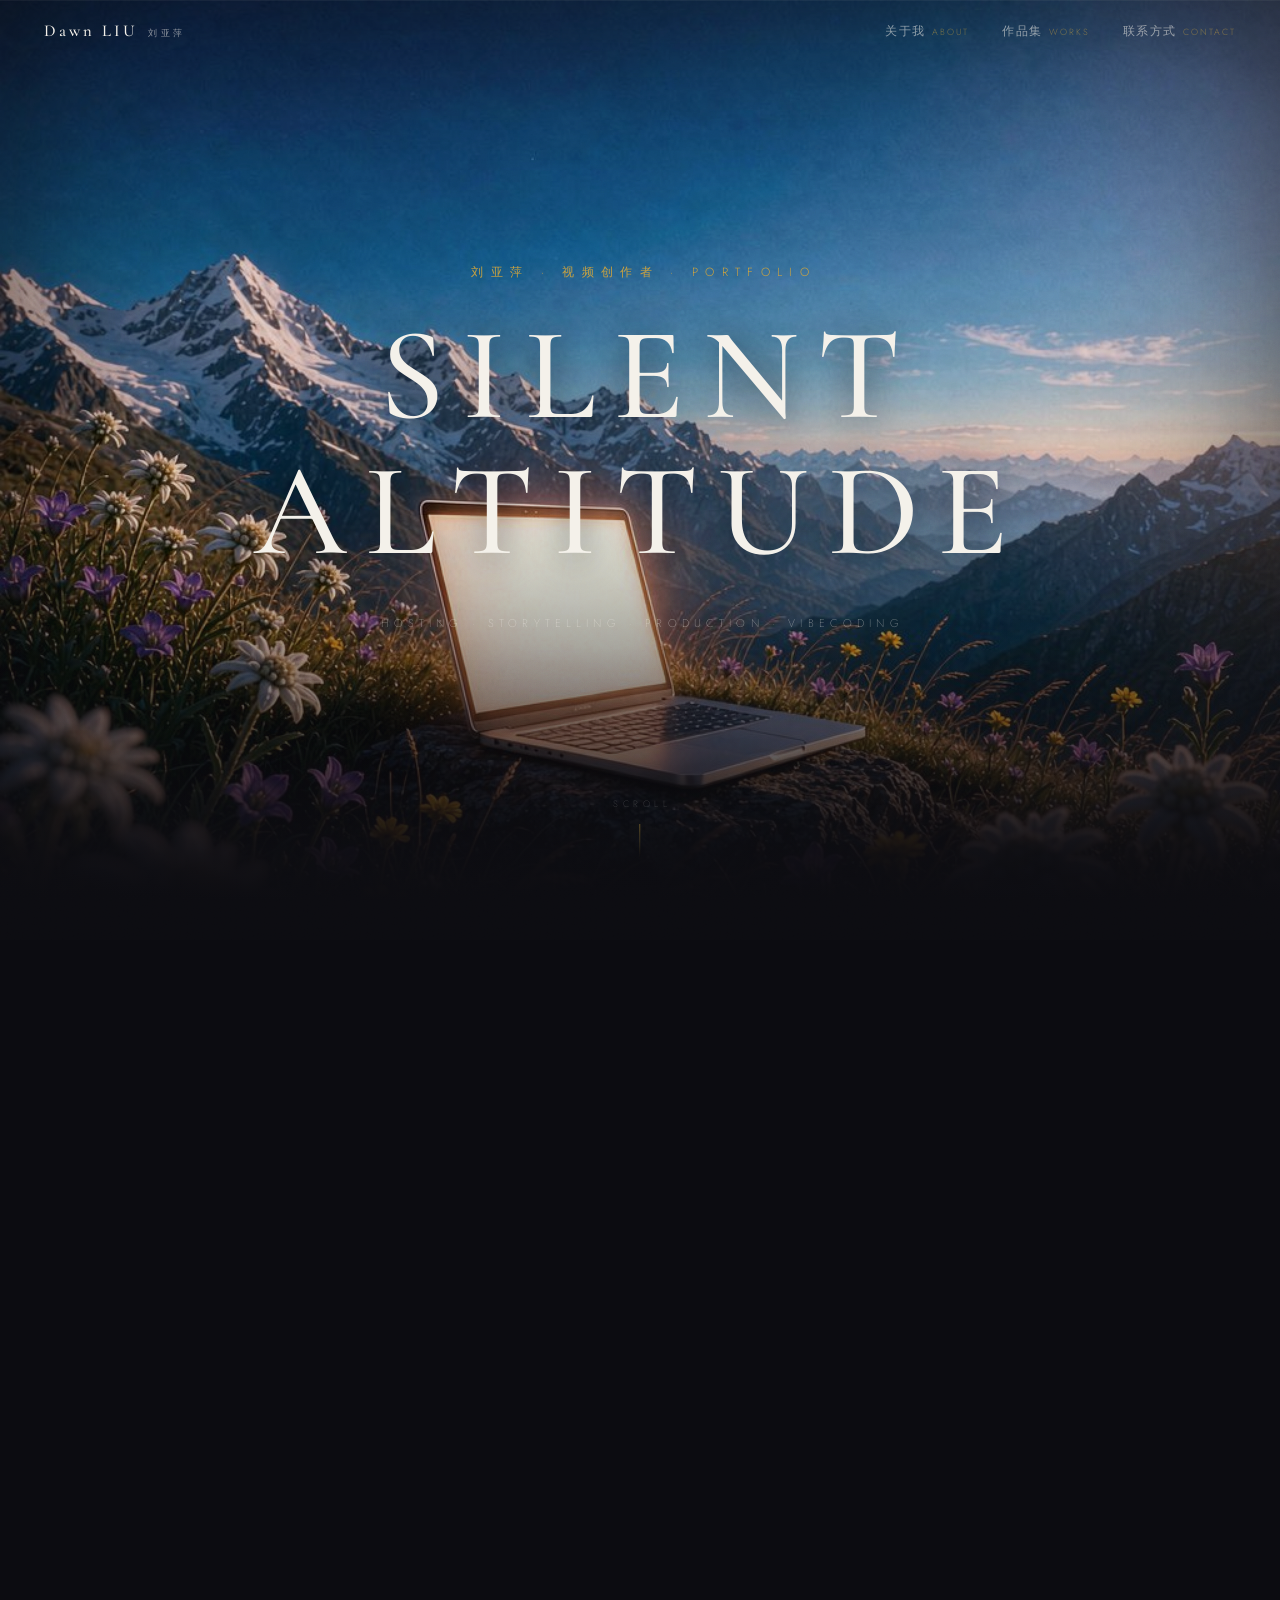
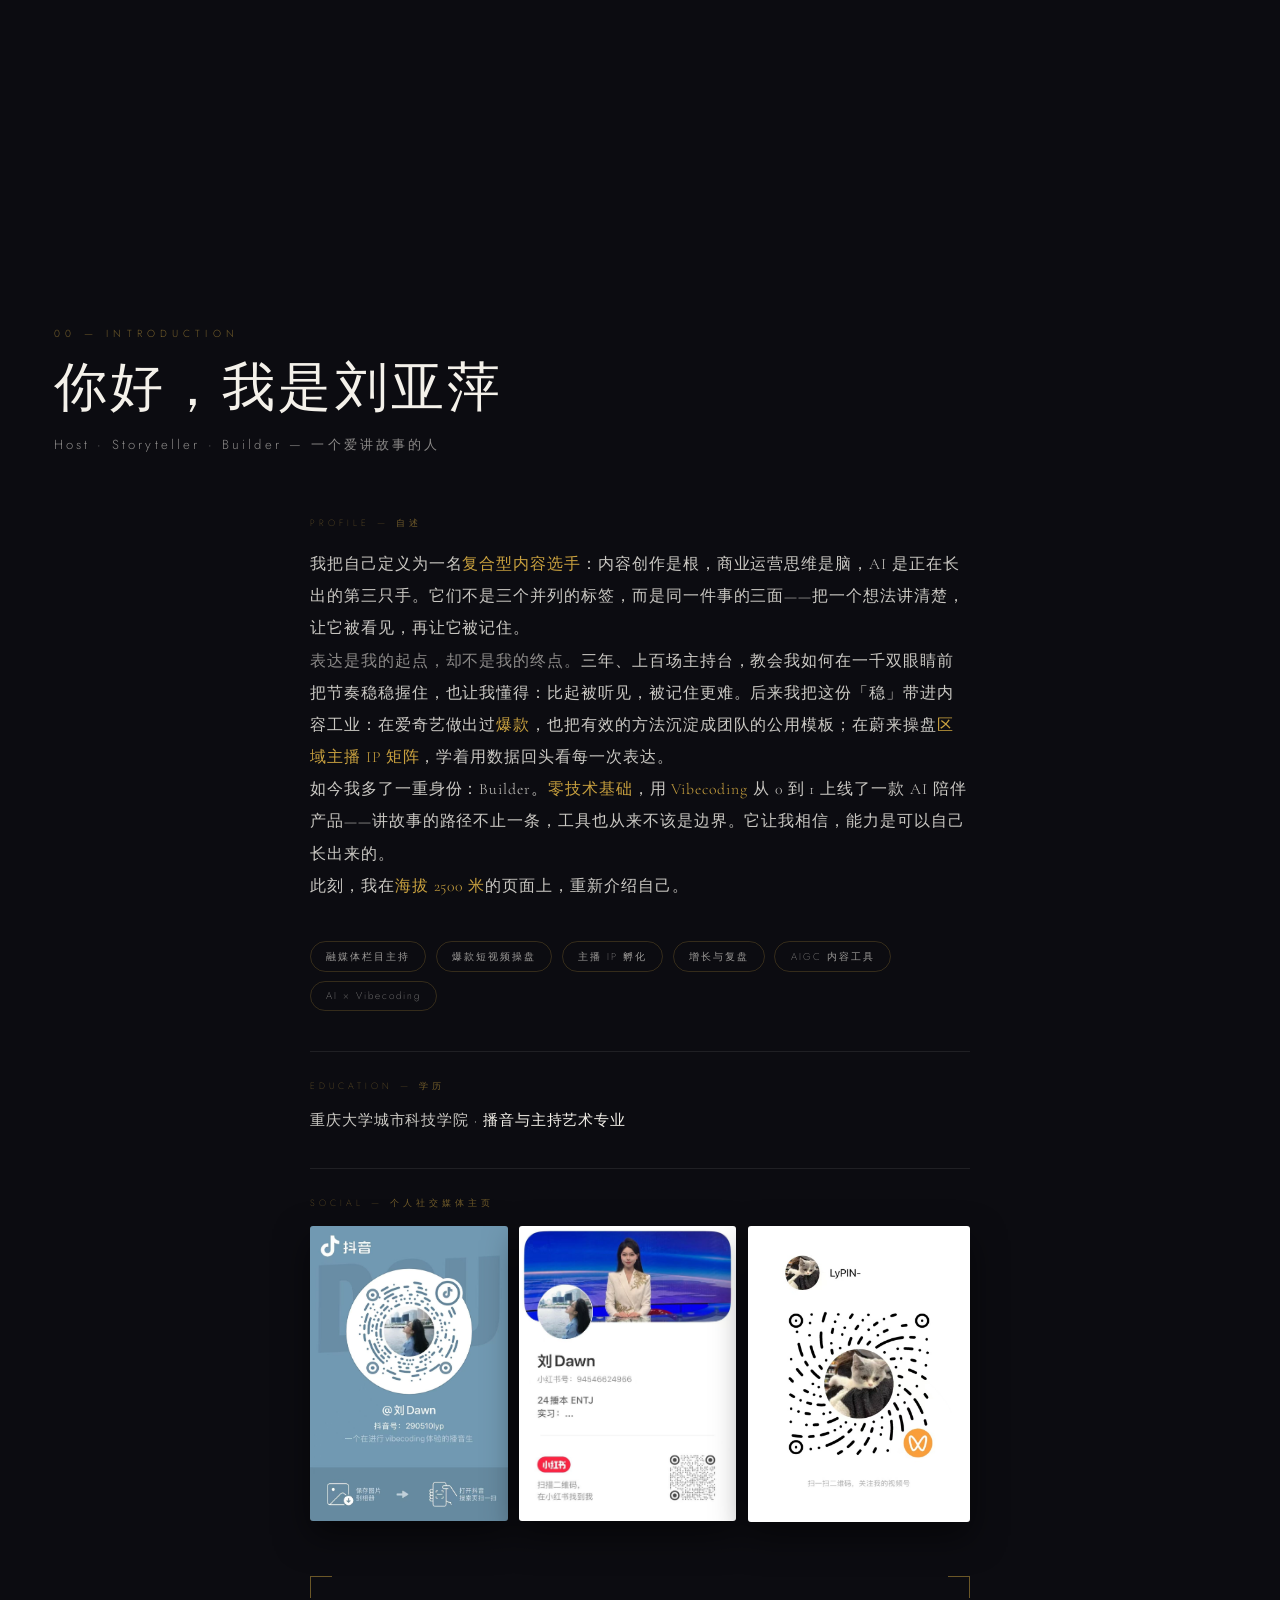
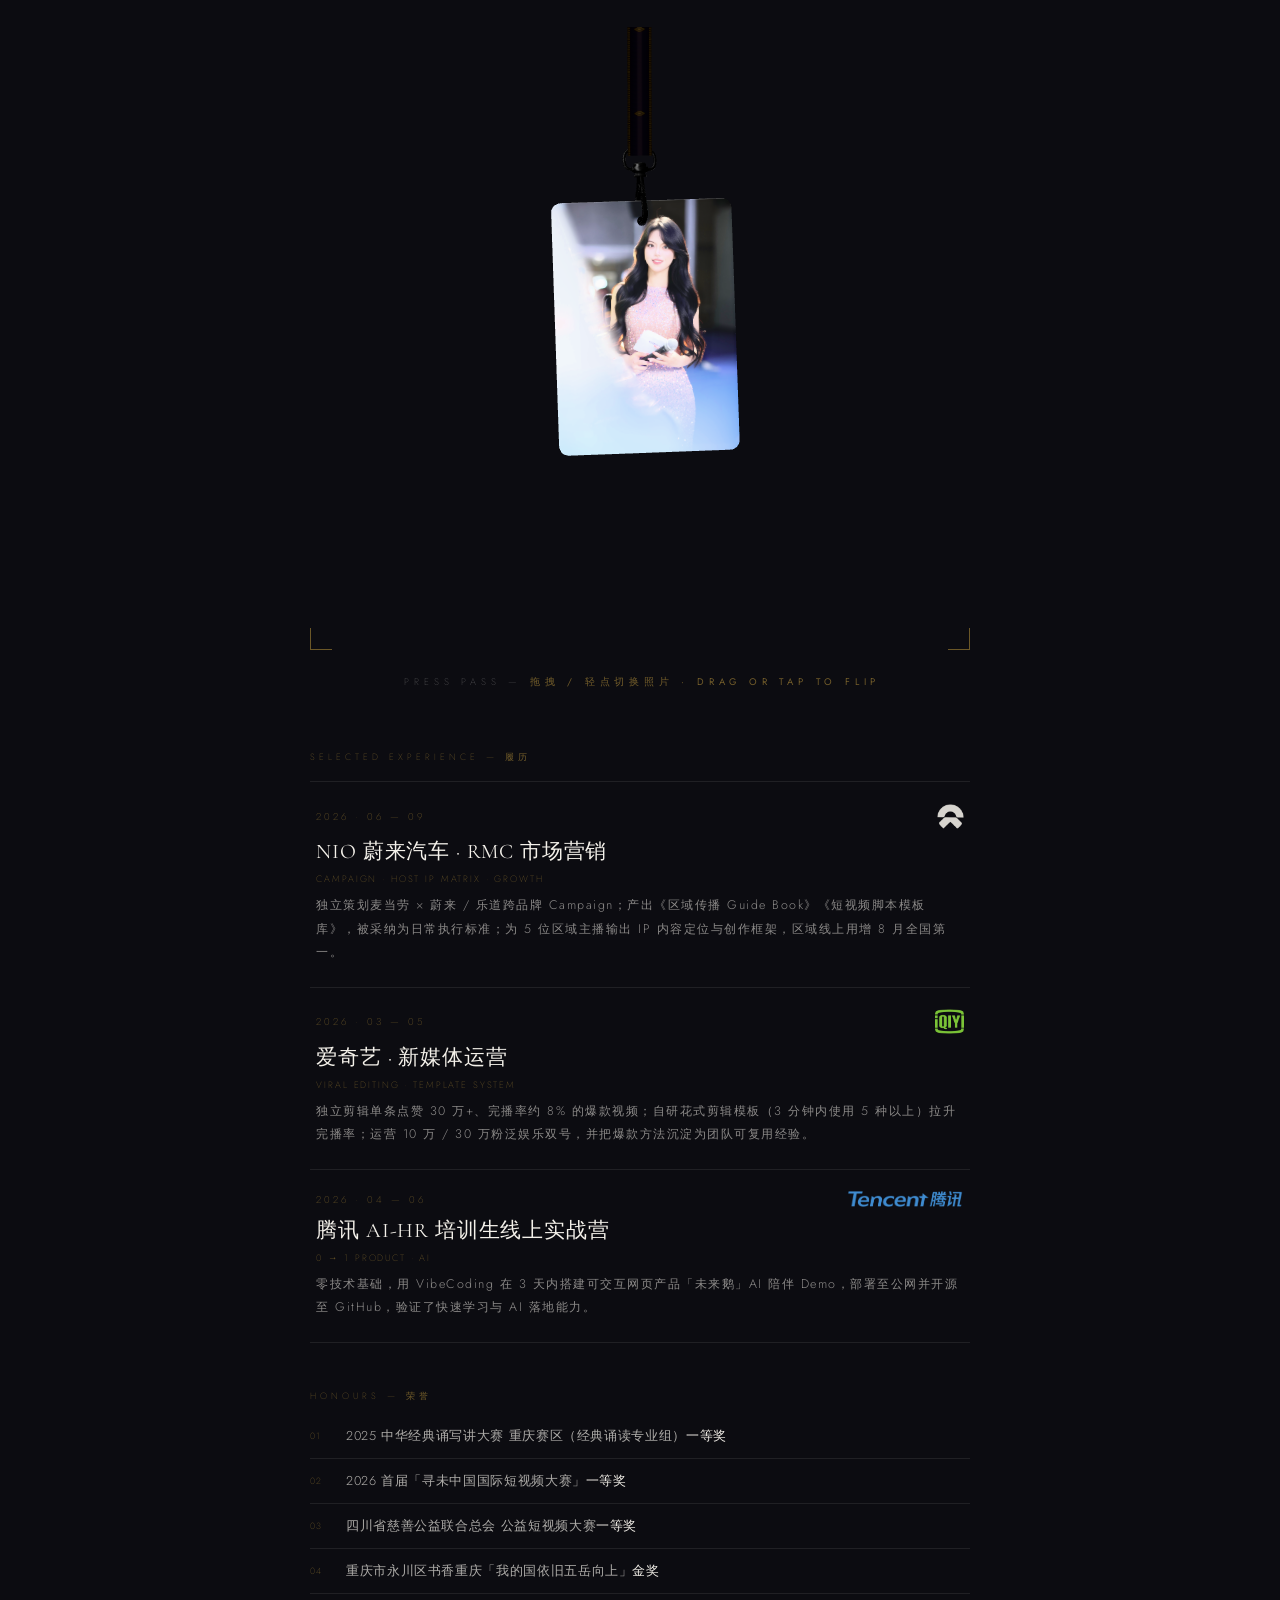
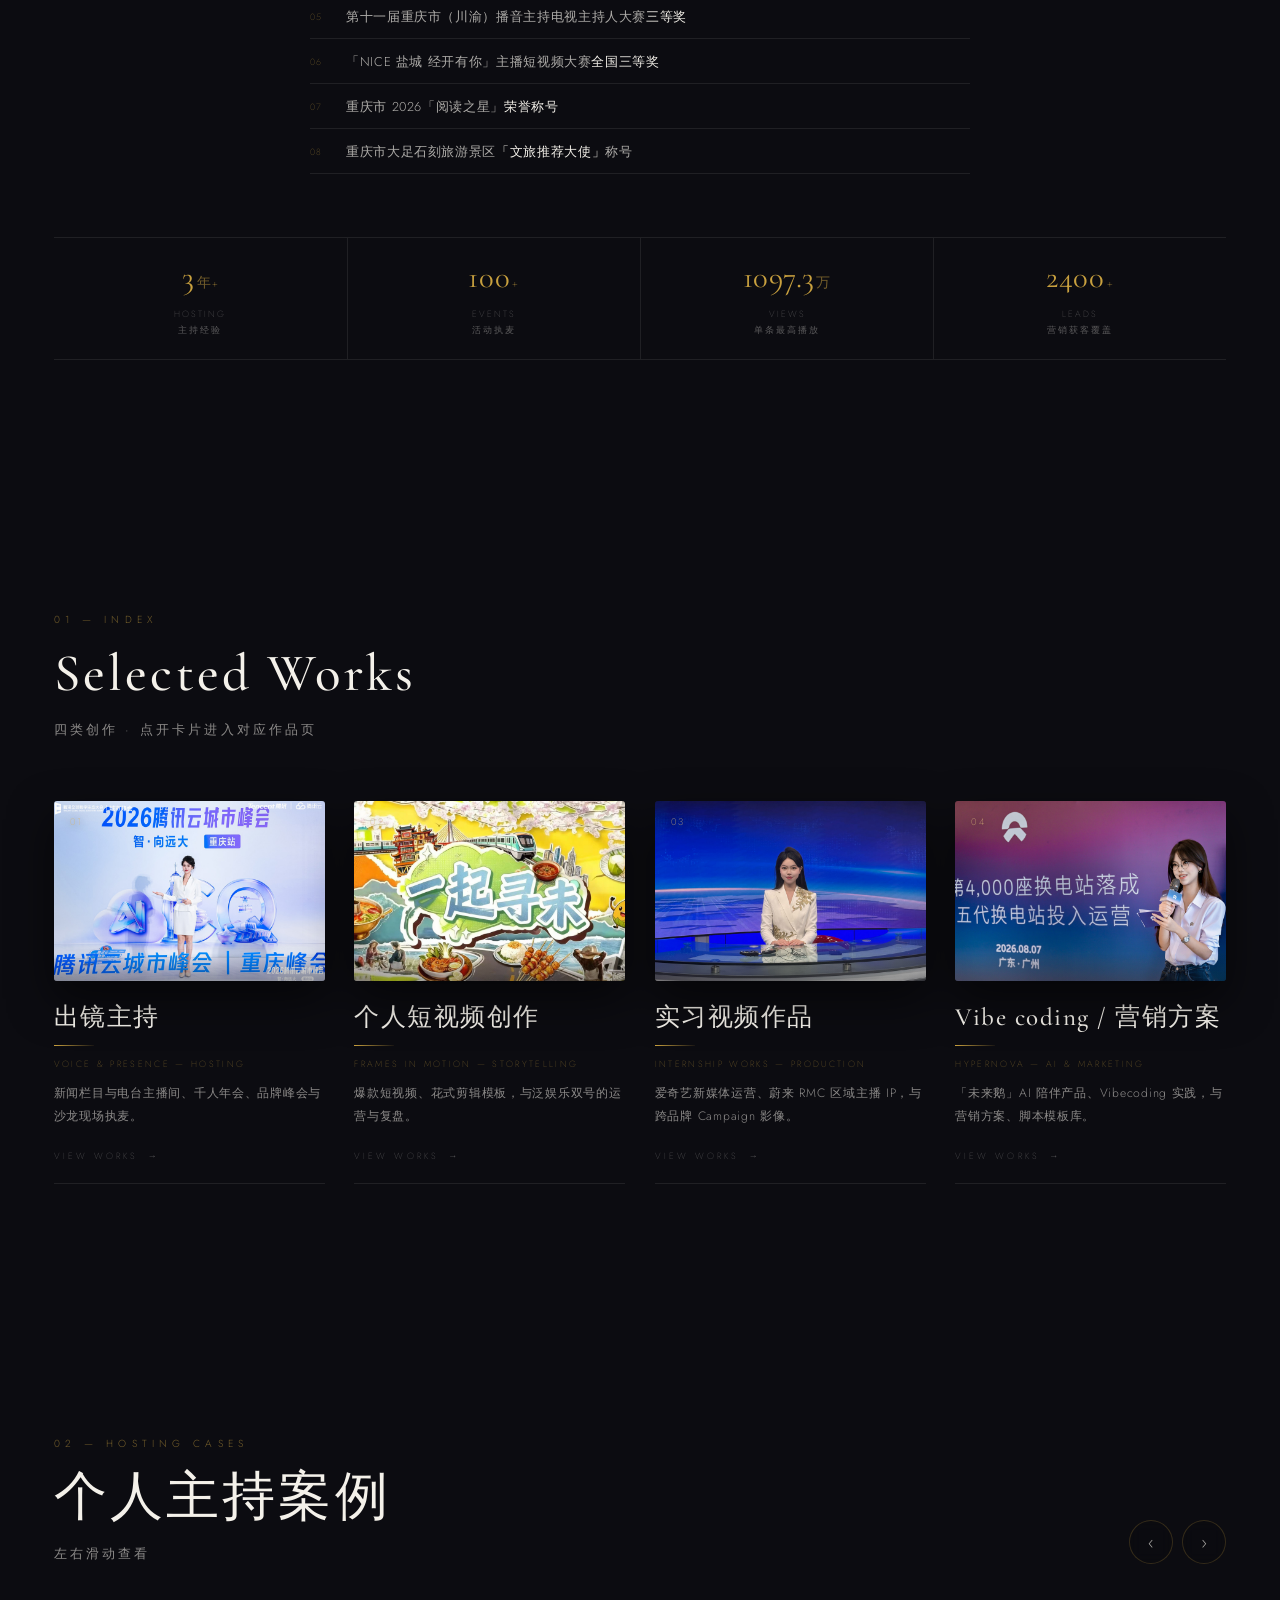
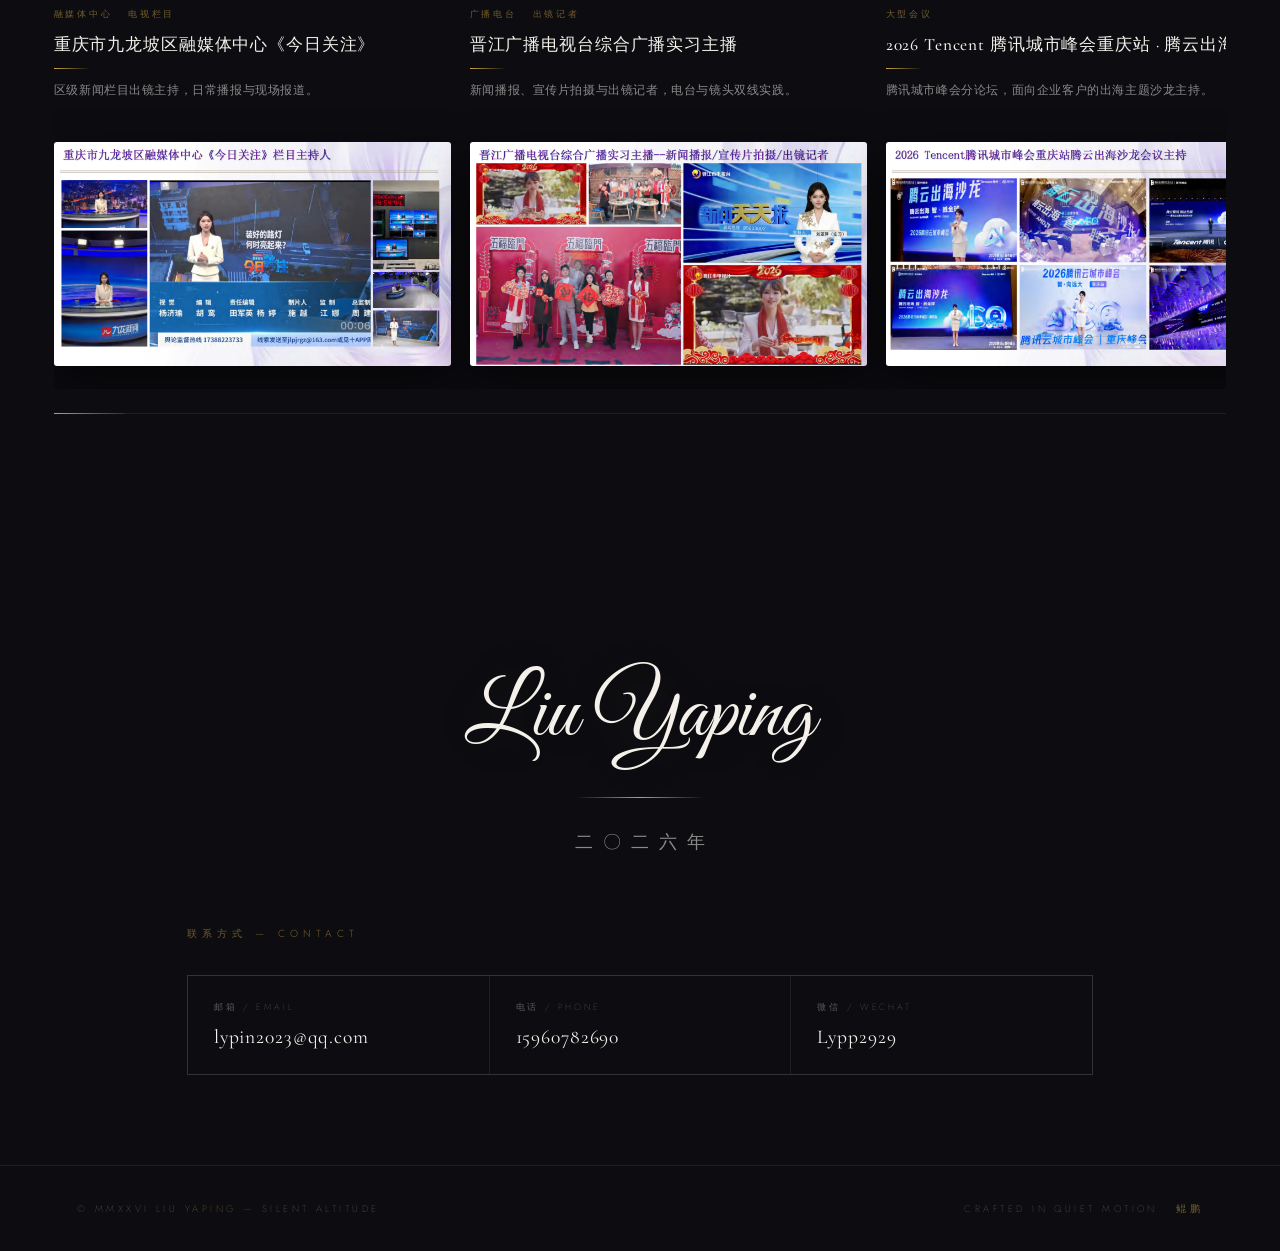
<file: index.html>
<!DOCTYPE html>
<html lang="zh-CN">
<head>
<meta charset="UTF-8">
<meta name="viewport" content="width=device-width, initial-scale=1.0">
<meta name="description" content="刘亚萍 · 视频创作者作品集 — Silent Altitude">
<title>Silent Altitude — 刘亚萍作品集</title>
<link rel="stylesheet" href="assets/fonts/fonts.css">
<style>
:root{
  --bg:#0c0c11;
  --ink:#f4f1ea;
  --gold:#c9a13f;
  --gold-soft:rgba(201,161,63,.55);
  --gold-faint:rgba(201,161,63,.22);
  --ink-dim:rgba(244,241,234,.55);
  --ink-faint:rgba(244,241,234,.34);
  --hairline:rgba(244,241,234,.09);
  --serif:'Cormorant Garamond','Songti SC','STSong',serif;
  --sans:'Jost','PingFang SC','Microsoft YaHei',sans-serif;
  --script:'Great Vibes','STKaiti',cursive;
}
*{margin:0;padding:0;box-sizing:border-box}
html{scroll-behavior:smooth}
body{
  background:var(--bg);
  color:var(--ink);
  font-family:var(--sans);
  -webkit-font-smoothing:antialiased;
  overflow-x:hidden;
}
::selection{background:rgba(201,161,63,.32);color:#fff}

/* ---------- 顶部 1px 金线进度条 ---------- */
.progress{
  position:fixed;top:0;left:0;right:0;height:1px;z-index:1000;
  background:rgba(244,241,234,.05);
}
.progress i{
  display:block;height:100%;width:0;
  background:linear-gradient(90deg,rgba(201,161,63,.45),var(--gold));
  box-shadow:0 0 8px rgba(201,161,63,.5);
}

/* ---------- 顶部全局导航 · 毛玻璃（滚动超过 50px 显形） ----------
   顶部时完全透明（不遮挡 hero 开头），下滑后淡入玻璃底 + 发丝线 + 投影。
   配色沿用全站变量：暖黑 rgba(12,12,17,*) / 暖白 / 金。 */
.topnav{
  position:fixed;top:0;left:0;width:100%;z-index:50;
  display:flex;align-items:center;justify-content:space-between;
  height:64px;padding:0 clamp(20px,4vw,44px);
  background:rgba(12,12,17,0);
  border-bottom:1px solid rgba(244,241,234,0);
  -webkit-backdrop-filter:blur(0px);
  backdrop-filter:blur(0px);
  transition:background-color .45s ease,border-color .45s ease,
             box-shadow .45s ease,backdrop-filter .45s ease,
             -webkit-backdrop-filter .45s ease;
}
.topnav.is-scrolled{
  background:rgba(12,12,17,.55);
  border-bottom-color:rgba(244,241,234,.09);
  -webkit-backdrop-filter:blur(10px) saturate(1.12);
  backdrop-filter:blur(10px) saturate(1.12);
  box-shadow:0 10px 34px rgba(0,0,0,.38);
}
/* 左：名字 · 衬线 + 拉宽字距 */
.topnav-name{
  display:flex;align-items:baseline;gap:.6rem;text-decoration:none;
  font:500 1.04rem/1 var(--serif);letter-spacing:.18em;color:var(--ink);
  transition:color .3s ease;
}
.topnav-name:hover{color:var(--gold)}
.topnav-name .cn{
  font:300 .56rem var(--sans);letter-spacing:.44em;color:var(--ink-dim);
  transition:color .3s ease;
}
.topnav-name:hover .cn{color:var(--gold-soft)}
/* 右：锚点导航 · 小号无衬线 */
.topnav-links{display:flex;align-items:center;gap:clamp(1.1rem,2.6vw,2.2rem)}
.topnav-links a{
  position:relative;display:flex;align-items:baseline;gap:.5em;
  font:300 .78rem/1 var(--sans);letter-spacing:.12em;
  color:var(--ink-dim);text-decoration:none;
  transition:color .3s ease;
}
.topnav-links a .en{
  font-size:.56rem;letter-spacing:.22em;text-transform:uppercase;
  color:var(--gold-soft);
  transition:color .3s ease;
}
.topnav-links a::after{
  content:"";position:absolute;left:0;bottom:-.55rem;height:1px;width:0;
  background:linear-gradient(90deg,var(--gold),rgba(201,161,63,.25));
  transition:width .4s cubic-bezier(.2,.7,.2,1);
}
.topnav-links a:hover{color:var(--ink)}
.topnav-links a:hover .en{color:var(--gold)}
.topnav-links a:hover::after{width:100%}
/* 锚点落点不被导航遮住 */
.sec{scroll-margin-top:72px}
footer{scroll-margin-top:76px}
@media (max-width:640px){
  .topnav{height:56px}
  .topnav-name .cn,.topnav-links a .en{display:none}
  .topnav-links{gap:1.15rem}
  .topnav-links a{font-size:.72rem;letter-spacing:.1em}
}

/* ---------- 全站场景 · 两侧山野渐隐（中央保持纯黑） ---------- */
/* fixed 定位：hero 之后所有内容幕共用同一块背景，滚动时纹丝不动。
   触发点设在 intro 顶端刚进视口那一刻 —— hero 期间条件不成立，背景绝不介入开头；
   hero-pin 自身不透明且铺满视口，即便淡入也看不见，不会有漏底。 */
.stage-glow{
  position:fixed;inset:0;z-index:0;pointer-events:none;
  opacity:0;transition:opacity 1.2s ease;
}
.stage-glow.is-on{opacity:1}
.stage-glow span{
  position:absolute;top:-3%;bottom:-3%;width:clamp(170px,29vw,520px);
  background-image:url('assets/works/side-glow.jpg');
  background-size:cover;background-position:center 52%;
  opacity:.22;
  filter:saturate(1.05) brightness(1.06) blur(2px);
}
.stage-glow span.l{
  left:0;
  -webkit-mask-image:linear-gradient(to right,#000 8%,transparent 94%);
  mask-image:linear-gradient(to right,#000 8%,transparent 94%);
}
.stage-glow span.r{
  right:0;transform:scaleX(-1);
  -webkit-mask-image:linear-gradient(to right,#000 8%,transparent 94%);
  mask-image:linear-gradient(to right,#000 8%,transparent 94%);
}
main,footer{position:relative;z-index:1}

/* ---------- 胶片颗粒 ---------- */
body::after{
  content:"";position:fixed;inset:-40px;z-index:999;pointer-events:none;
  opacity:.055;mix-blend-mode:overlay;
  background-image:url('data:image/svg+xml;utf8,<svg xmlns="http://www.w3.org/2000/svg" width="180" height="180"><filter id="n"><feTurbulence type="fractalNoise" baseFrequency="0.82" numOctaves="2" stitchTiles="stitch"/></filter><rect width="180" height="180" filter="url(%23n)"/></svg>');
}

/* ---------- HERO ---------- */
.hero{height:200vh;position:relative;z-index:2}
.hero-pin{
  position:sticky;top:0;height:100vh;
  display:grid;place-items:center;overflow:hidden;
  background:var(--bg);
}
/* 画面本体始终满幅铺满视口：不缩放、不圆角。
   上滑时顶端与两侧纹丝不动，主体获得全部可用画面。 */
.frame{
  position:relative;width:100%;height:100%;overflow:hidden;background:var(--bg);
}
/* 只在下缘做柔化：随滚动进度把底部边界自然融进黑场。
   顶端与两侧不再有任何遮挡。（--p=0 时渐变带宽度为 0，开头毫发无损） */
.edge-fade{
  position:absolute;inset:0;pointer-events:none;
  background:
    linear-gradient(to top,var(--bg) 0,rgba(12,12,17,0) calc(var(--p,0)*32%));
}
.frame video{
  position:absolute;inset:0;width:100%;height:100%;
  object-fit:cover;
  filter:saturate(.92) contrast(1.05) brightness(.9);
}
/* 暗角 vignette */
.vignette{
  position:absolute;inset:0;pointer-events:none;
  box-shadow:inset 0 0 clamp(90px,16vw,200px) rgba(12,12,17,.78);
}
/* 影调层次 */
.grade{
  position:absolute;inset:0;pointer-events:none;
  background:
    radial-gradient(130% 95% at 50% 32%,rgba(6,10,24,0) 42%,rgba(12,12,17,.5) 100%);
}
/* 滚动时整体压暗，融入黑场 */
.dim{
  position:absolute;inset:0;pointer-events:none;background:var(--bg);
  opacity:calc(var(--p,0)*.55);
}
/* 底部渐隐入黑 */
.bottom-fade{
  position:absolute;left:0;right:0;bottom:0;height:42%;pointer-events:none;
  background:linear-gradient(to bottom,rgba(12,12,17,0),rgba(12,12,17,.55) 62%,rgba(12,12,17,.92) 88%,var(--bg));
}
.hero-copy{
  position:absolute;inset:0;
  display:flex;flex-direction:column;align-items:center;justify-content:center;
  text-align:center;padding:0 6vw;
  opacity:calc(1 - var(--p,0)*1.7);
  transform:translateY(calc(var(--p,0)*-64px));
  will-change:transform,opacity;
}
.kicker{
  font:300 clamp(.62rem,1.4vw,.74rem)/1 var(--sans);
  letter-spacing:.62em;text-indent:.62em;text-transform:uppercase;
  color:var(--gold);margin-bottom:clamp(1.4rem,3.4vh,2.4rem);
}
.title{
  font-family:var(--serif);font-weight:500;
  font-size:clamp(2.7rem,10.5vw,8.2rem);
  line-height:1.04;letter-spacing:.14em;text-indent:.14em;
  color:var(--ink);
  text-shadow:0 2px 40px rgba(12,12,17,.85);
}
.sub{
  margin-top:clamp(1.6rem,3.6vh,2.6rem);
  font:200 clamp(.58rem,1.3vw,.7rem)/1.9 var(--sans);
  letter-spacing:.46em;text-indent:.46em;text-transform:uppercase;
  color:var(--ink-dim);
}
.hint{
  position:absolute;bottom:2.6rem;left:50%;transform:translateX(-50%);
  font:200 .58rem var(--sans);letter-spacing:.5em;text-indent:.5em;
  color:var(--ink-faint);text-transform:uppercase;
  opacity:calc((1 - var(--p,0)*2.4)*.85);
}
.hint::after{
  content:"";display:block;width:1px;height:34px;margin:.9rem auto 0;
  background:linear-gradient(to bottom,var(--gold-soft),transparent);
  animation:drip 2.4s ease-in-out infinite;
}
@keyframes drip{0%,100%{transform:scaleY(.35);transform-origin:top}50%{transform:scaleY(1);transform-origin:top}}

/* ---------- 通用区块 ---------- */
.sec{
  max-width:1060px;margin:0 auto;
  padding:clamp(88px,14vh,170px) clamp(22px,6vw,96px);
}
.sec-label{
  font:300 .64rem var(--sans);letter-spacing:.5em;text-transform:uppercase;
  color:var(--gold-soft);margin-bottom:1.1rem;
}
.sec-title{
  font-family:var(--serif);font-weight:500;
  font-size:clamp(2rem,4.6vw,3.3rem);
  letter-spacing:.06em;line-height:1.1;
}
.sec-sub{
  margin-top:1rem;font:300 .82rem/1.9 var(--sans);
  letter-spacing:.24em;color:var(--ink-dim);
}

/* ---------- 作品分类 · 四张卡片入口 ---------- */
/* 同样突破 .sec 限宽，让四张卡片有足够横向空间 */
.cat-sec{
  max-width:none;
  padding-left:clamp(22px,4.2vw,64px);
  padding-right:clamp(22px,4.2vw,64px);
}
.cat-sec > header{max-width:1560px;margin:0 auto}   /* 与卡片网格同宽，左边缘对齐 */
.cat-grid{
  list-style:none;
  display:grid;grid-template-columns:repeat(4,minmax(0,1fr));
  gap:clamp(1.1rem,2.3vw,2.1rem);
  margin-top:3.6rem;
  max-width:1560px;margin-left:auto;margin-right:auto;
}
.cat-item{display:flex}
.cat-card{
  position:relative;flex:1;
  display:flex;flex-direction:column;
  text-decoration:none;color:inherit;
  padding-bottom:1.3rem;
  border-bottom:1px solid var(--hairline);
}
.cat-card::after{
  content:"";position:absolute;left:0;bottom:-1px;height:1px;width:100%;
  background:linear-gradient(90deg,var(--gold),rgba(201,161,63,.12));
  transform:scaleX(0);transform-origin:left;
  transition:transform .6s cubic-bezier(.7,0,.2,1);
}
.cat-card:hover::after{transform:scaleX(1)}
.cat-thumb{
  position:relative;display:block;overflow:hidden;
  aspect-ratio:3/2;border-radius:3px;
  background:#0a0a0c;
  box-shadow:inset 0 0 0 1px rgba(244,241,234,.07),0 18px 44px rgba(0,0,0,.55);
}
.cat-thumb img{
  display:block;width:100%;height:100%;object-fit:cover;
  filter:none;                 /* 原图色彩，不做去饱和/压暗 */
  transform:scale(1.02);
  transition:transform 1.1s cubic-bezier(.2,.7,.2,1);
}
.cat-thumb::after{   /* 仅底边极窄的一道收口，避免亮图硬切在黑底上 */
  content:"";position:absolute;left:0;right:0;bottom:0;height:16%;pointer-events:none;
  background:linear-gradient(to top,rgba(12,12,17,.34),rgba(12,12,17,0));
}
.cat-card:hover .cat-thumb img{transform:scale(1.07)}
.cat-num{
  position:absolute;top:.9rem;left:1rem;z-index:2;
  font:200 .6rem var(--sans);letter-spacing:.26em;
  color:rgba(214,183,118,.95);
  text-shadow:0 1px 10px rgba(0,0,0,.9);
}
.cat-title{
  margin-top:1.2rem;
  font-family:var(--serif);font-weight:500;
  font-size:clamp(1.2rem,2vw,1.56rem);line-height:1.3;letter-spacing:.06em;
  color:var(--ink);
  transition:color .5s ease;
}
.cat-title::after{
  content:"";display:block;width:40px;height:1px;margin-top:.74rem;
  background:linear-gradient(90deg,var(--gold),rgba(201,161,63,.08));
  transition:width .65s cubic-bezier(.2,.7,.2,1);
}
.cat-card:hover .cat-title{color:var(--gold)}
.cat-card:hover .cat-title::after{width:88px}
.cat-en{
  display:block;margin-top:.72rem;
  font:200 .56rem var(--sans);letter-spacing:.26em;text-transform:uppercase;
  color:var(--gold-soft);
}
.cat-desc{
  display:block;margin-top:.7rem;
  font:300 .76rem/1.95 var(--sans);letter-spacing:.06em;
  color:var(--ink-dim);
}
.cat-go{
  display:flex;align-items:center;gap:.6rem;
  margin-top:auto;padding-top:1.25rem;
  font:200 .56rem var(--sans);letter-spacing:.34em;text-transform:uppercase;
  color:var(--ink-faint);
  transition:color .5s ease;
}
.cat-go i{font-style:normal;transition:transform .5s cubic-bezier(.2,.7,.2,1)}
.cat-card:hover .cat-go{color:var(--gold-soft)}
.cat-card:hover .cat-go i{transform:translateX(5px)}

/* ---------- 个人主持案例 · 横向滑动卡轨 ---------- */
/* 与 .cat-sec 同一套对齐规则：区块突破 .sec 限宽，内部仍收在 1560px，左边缘与上方作品格对齐 */
.cases-sec{
  max-width:none;
  padding-left:clamp(22px,4.2vw,64px);
  padding-right:clamp(22px,4.2vw,64px);
}
.cases-sec > header{
  max-width:1560px;margin:0 auto;
  display:flex;align-items:flex-end;justify-content:space-between;
  gap:1.6rem 2.4rem;flex-wrap:wrap;
}
.cases-rail{
  max-width:1560px;margin:clamp(2.2rem,4.4vh,3.4rem) auto 0;
  /* 用「双行网格 + 纵向排布」而不是 flex：行高在所有卡之间共享，
     27 张卡的图片上沿自动严格对齐，标题/简介折行数不同也不会歪 */
  display:grid;grid-auto-flow:column;
  grid-auto-columns:clamp(268px,31vw,404px);
  grid-template-rows:auto auto;
  column-gap:clamp(14px,1.5vw,22px);
  padding:0 6px clamp(18px,2.6vh,30px);        /* 6px 是给卡片柔影留的呼吸位 */
  overflow-x:auto;overflow-y:hidden;
  scroll-snap-type:x proximity;
  scrollbar-width:none;-ms-overflow-style:none;
  -webkit-overflow-scrolling:touch;
  cursor:grab;
}
.cases-rail::-webkit-scrollbar{display:none}
.cases-rail.is-drag{cursor:grabbing}
.cases-rail.is-drag .case-media img{pointer-events:none}
.cases-rail:focus-visible{outline:1px solid var(--gold-soft);outline-offset:8px}
/* .case 仅为语义容器（article），布局上完全交给网格行 */
.case{display:contents}
.case-cap{scroll-snap-align:start;padding-bottom:1.05rem}
.case-k{
  display:block;
  font:200 .56rem var(--sans);letter-spacing:.3em;text-transform:uppercase;
  color:var(--gold-soft);
}
.case-t{
  display:block;
  margin-top:.66rem;
  font-family:var(--serif);font-weight:500;
  font-size:clamp(1rem,1.35vw,1.16rem);line-height:1.45;letter-spacing:.05em;
  color:var(--ink);
}
.case-t::after{
  content:"";display:block;width:34px;height:1px;margin-top:.7rem;
  background:linear-gradient(90deg,var(--gold),rgba(201,161,63,.08));
}
.case-d{
  margin-top:.62rem;
  font:300 .74rem/1.85 var(--sans);letter-spacing:.05em;
  color:var(--ink-dim);
}
.case-media{
  margin:0;position:relative;display:block;overflow:hidden;
  border-radius:3px;background:#0a0a0c;
  box-shadow:inset 0 0 0 1px rgba(244,241,234,.07),0 18px 44px rgba(0,0,0,.55);
}
/* 原图原比例：只给宽度，高度由图片自身比例决定 —— 不裁切、不拉伸、不设 object-fit */
.case-media img{display:block;width:100%;height:auto}
.cases-track{
  position:relative;max-width:1560px;height:1px;margin:1.5rem auto 0;
  background:var(--hairline);overflow:hidden;
}
.cases-track i{
  position:absolute;left:0;top:0;height:100%;width:0;
  background:linear-gradient(90deg,var(--gold),rgba(201,161,63,.12));
}
.cases-nav{display:flex;gap:.6rem;padding-bottom:.2rem}
.rn-btn{
  width:44px;height:44px;border-radius:999px;cursor:pointer;
  display:grid;place-items:center;
  background:rgba(12,12,17,.46);
  border:1px solid var(--gold-faint);
  color:rgba(244,241,234,.7);
  font:300 1.05rem/1 var(--sans);
  -webkit-backdrop-filter:blur(6px);backdrop-filter:blur(6px);
  transition:border-color .45s ease,color .45s ease,background .45s ease,opacity .45s ease;
}
.rn-btn:hover{border-color:var(--gold-soft);color:var(--ink);background:rgba(201,161,63,.1)}
.rn-btn[disabled]{opacity:.26;cursor:default}
.rn-btn[disabled]:hover{border-color:var(--gold-faint);color:rgba(244,241,234,.7);background:rgba(12,12,17,.46)}

/* ---------- 落款 ---------- */
.sign-sec{text-align:center;padding-bottom:clamp(40px,8vh,90px)}
.script{
  font-family:var(--script);
  font-size:clamp(3.2rem,8vw,5.4rem);
  color:var(--ink);line-height:1.15;
  text-shadow:0 0 60px rgba(201,161,63,.12);
}
.sign-line{
  display:block;width:130px;height:1px;margin:2rem auto;
  background:linear-gradient(90deg,transparent,var(--gold),transparent);
}
.cn-sign{
  font-family:var(--serif);font-weight:300;
  font-size:clamp(.95rem,2vw,1.1rem);
  letter-spacing:.58em;text-indent:.58em;
  color:var(--ink-dim);
}

/* ---------- Footer ---------- */
footer{
  border-top:1px solid var(--hairline);
  padding:2.2rem clamp(22px,6vw,96px);
  display:flex;justify-content:space-between;align-items:center;
  flex-wrap:wrap;gap:1rem;
  font:200 .6rem var(--sans);letter-spacing:.36em;text-transform:uppercase;
  color:var(--ink-faint);
}
footer .gold{color:var(--gold-soft)}

/* ---------- 联系方式 ---------- */
.contact-sec{
  padding-top:0;
  padding-bottom:clamp(58px,10vh,118px);
}
.contact-list{
  list-style:none;margin-top:2.1rem;
  display:grid;grid-template-columns:repeat(3,minmax(0,1fr));
  gap:1px;background:var(--hairline);
  border:1px solid var(--hairline);
}
.c-item{
  display:flex;flex-direction:column;gap:.7rem;
  padding:1.5rem clamp(16px,2.2vw,26px);
  background:var(--bg);
  transition:background .5s ease;
}
.c-item:hover{background:rgba(244,241,234,.032)}
.c-k{
  font:200 .56rem var(--sans);letter-spacing:.32em;text-transform:uppercase;
  color:var(--ink-faint);
}
.c-v{
  font-family:var(--serif);font-weight:400;
  font-size:clamp(1rem,1.7vw,1.22rem);letter-spacing:.045em;line-height:1.3;
  color:var(--ink);text-decoration:none;
  word-break:break-all;
  transition:color .45s ease;
}
a.c-v:hover{color:var(--gold)}

/* ---------- 滚动淡入 ---------- */
.reveal{
  opacity:0;transform:translateY(30px);
  transition:opacity 1s ease,transform 1s cubic-bezier(.2,.7,.2,1);
  transition-delay:var(--d,0s);
}
.reveal.in{opacity:1;transform:none}

/* ---------- 响应式 · 移动端降级 ---------- */
@media (max-width:1180px){
  .cat-grid{grid-template-columns:repeat(2,minmax(0,1fr));gap:clamp(1.1rem,3vw,1.9rem)}
}
@media (max-width:700px){
  .hero{height:168vh}
  .cat-grid{grid-template-columns:1fr;gap:2.1rem;margin-top:2.8rem}
  .cat-thumb{aspect-ratio:16/9}
  .sub{letter-spacing:.3em}
  .hint{display:none}
  .contact-list{grid-template-columns:1fr}
  .c-item{padding:1.2rem clamp(16px,5vw,26px)}
  .cases-sec > header{align-items:flex-start;flex-direction:column}
  .cases-nav{padding-bottom:0}
  .cases-rail{grid-auto-columns:min(76vw,300px);margin-top:1.9rem;column-gap:12px}
}

/* ---------- 个人介绍 · 左自述 / 中工牌 / 右履历（三栏一幕） ---------- */
/* 三栏需要横向空间，因此本区块突破 .sec 的 1060px 限宽，改为近满幅 */
.intro-sec{
  max-width:none;
  padding-left:clamp(22px,4.2vw,64px);
  padding-right:clamp(22px,4.2vw,64px);
  /* 此处原先有一层 var(--bg) 不透明底，是为隔离两侧渐隐背景而设。
     现在按需求让背景从 hero 之后贯通到底，故移除，使两侧山野能透进这一幕。
     中央仍为纯黑（背景层向中间渐隐到 0），文字对比度不受影响。 */
}
.intro-sec > header{max-width:1560px;margin:0 auto}   /* 与三栏同宽，左边缘对齐 */
.intro-grid{
  display:grid;
  grid-template-columns:minmax(0,1fr) clamp(300px,36vw,520px) minmax(0,1fr);
  gap:clamp(1.6rem,2.8vw,3.2rem);
  align-items:start;
  max-width:1560px;margin:3.2rem auto 0;
}
/* 中间列：工牌随滚动吸附，两侧长文滚动时它始终在场 */
.intro-mid{
  position:sticky;
  top:clamp(1rem,9vh,5rem);
  align-self:start;
  text-align:center;
}
.intro-bio{
  font-family:var(--serif);
  font-weight:300;
  font-size:clamp(.98rem,1.2vw,1.12rem);
  line-height:2.05;letter-spacing:.06em;
  color:rgba(244,241,234,.82);
}
.intro-bio em{
  font-style:normal;color:var(--gold);
}
.intro-bio .zh-fade{color:rgba(244,241,234,.55)}
.journal{list-style:none;margin-top:3rem;border-top:1px solid var(--hairline)}
.j-entry{
  position:relative;display:block;
  padding:1.35rem .4rem;
  border-bottom:1px solid var(--hairline);
}
.j-date{
  font:200 .62rem var(--sans);letter-spacing:.3em;
  color:var(--gold-soft);
}
/* 日期行：左＝日期，右＝品牌标识。
   为什么不把标识放标题行：实测右栏内容宽在 1440 时 340px、1366 时 321px、1281 时 300px，
   而最长标题单行就要 289.9px —— 让给 logo 的余地只剩 50 / 31 / 10px。
   腾讯字标宽高比 7.36:1，压进 50px 只有 7px 高，必然糊；
   日期行左侧只占 109px，右侧有 230px 空档，放标识不挤任何文字。 */
.j-top{
  display:flex;align-items:center;justify-content:space-between;
  gap:18px;
}
.j-logo{
  flex:0 0 auto;display:block;width:auto;
  object-fit:contain;
  opacity:.88;
  transition:opacity .45s ease,filter .45s ease;
}
/* 三张原始图长宽比差很多（蔚来 1.08 / 爱奇艺 1.16 / 腾讯 7.36），
   所以按「视觉等高」分别给高度：字标压到符号高度的 ~0.72，不让字标抢戏。
   颜色已烘焙进 PNG（不是靠 CSS 滤镜），换图后无需改样式。 */
.j-logo--nio{height:25px}
.j-logo--iqiyi{height:25px}
.j-logo--tencent{height:16px}
.j-entry:hover .j-logo{opacity:1;filter:brightness(1.14)}
.j-title{
  display:block;margin-top:.55rem;
  font-family:var(--serif);font-weight:400;
  font-size:clamp(1.05rem,1.9vw,1.3rem);letter-spacing:.04em;
  color:var(--ink);
  transition:transform .5s cubic-bezier(.2,.7,.2,1),color .5s ease;
}
.j-excerpt{
  display:block;margin-top:.4rem;
  font:300 .78rem/1.9 var(--sans);letter-spacing:.12em;
  color:var(--ink-dim);
}
.j-entry:hover .j-title{transform:translateX(8px);color:var(--gold)}
.j-entry::after{
  content:"";position:absolute;left:0;bottom:-1px;height:1px;width:100%;
  background:linear-gradient(90deg,var(--gold),rgba(201,161,63,.12));
  transform:scaleX(0);transform-origin:left;
  transition:transform .55s cubic-bezier(.7,0,.2,1);
}
.j-entry:hover::after{transform:scaleX(1)}

/* ---------- 个人介绍 · 数据条 / 履历 / 荣誉 ---------- */
/* 数据条：横跨三栏通栏收尾。单元格不再填实底色，让两侧山野背景从格子里透过去；
   分隔线改由单元格自带的 1px 左边框承担（原先是靠父底 hairline + gap 1px 露色） */
.stat-grid{
  display:grid;grid-template-columns:repeat(4,minmax(0,1fr));grid-auto-rows:1fr;
  gap:0;margin:clamp(3rem,7vh,5rem) auto 0;max-width:1440px;
  background:transparent;
  border-top:1px solid var(--hairline);border-bottom:1px solid var(--hairline);
}
.stat{
  background:transparent;
  border-left:1px solid var(--hairline);
  padding:1.55rem 1rem 1.3rem;text-align:center;
}
.stat:first-child{border-left:none}
.stat b{
  display:block;white-space:nowrap;
  font-family:var(--serif);font-weight:400;
  font-size:clamp(1.4rem,2.4vw,1.95rem);line-height:1;letter-spacing:.02em;
  color:var(--gold);
}
.stat b small{font-size:.46em;letter-spacing:.08em;margin-left:.16em;color:var(--gold-soft)}
.stat span{
  display:block;margin-top:.78rem;
  font:200 .56rem/1.75 var(--sans);letter-spacing:.22em;text-transform:uppercase;
  color:var(--ink-faint);
}
.tag-row{
  display:flex;flex-wrap:wrap;gap:.55rem .6rem;
  margin-top:2.4rem;
}
.tag-row span{
  padding:.42rem .95rem;
  border:1px solid var(--gold-faint);border-radius:999px;
  font:200 .62rem var(--sans);letter-spacing:.2em;
  color:rgba(244,241,234,.62);
  transition:border-color .45s ease,color .45s ease;
}
.tag-row span:hover{border-color:var(--gold-soft);color:var(--ink)}
/* 学历：左栏标签行下方，与自述同源的衬线排版 */
.edu{
  margin-top:2.5rem;padding-top:1.7rem;
  border-top:1px solid var(--hairline);
}
.edu-k{
  font:200 .57rem var(--sans);letter-spacing:.44em;text-transform:uppercase;
  color:var(--gold-soft);
}
.edu-v{
  margin-top:.85rem;
  font-family:var(--serif);font-weight:300;
  font-size:clamp(.95rem,1.15vw,1.05rem);line-height:1.8;letter-spacing:.06em;
  color:rgba(244,241,234,.82);
}
.edu-v b{font-weight:500;color:var(--ink)}
/* 个人社交媒体主页：学历下方，三张竖版分享卡并排
   grid-template-columns 拿三张图的「宽高比」当权重 → 列宽按比例分配，
   于是每张图的高度 = 列宽 ÷ 宽高比，三张自动严格等高；图只给 width:100%，
   高度由自身比例决定 —— 不裁切、不拉伸、不设 object-fit */
.social{
  margin-top:2.1rem;padding-top:1.7rem;
  border-top:1px solid var(--hairline);
}
.social-k{
  font:200 .57rem var(--sans);letter-spacing:.44em;text-transform:uppercase;
  color:var(--gold-soft);
}
.social-grid{
  margin-top:1rem;padding:0;
  display:grid;
  grid-template-columns:0.6696fr 0.7327fr 0.7521fr;
  gap:clamp(8px,.9vw,13px);
  list-style:none;
}
.social-grid li{min-width:0}
.social-grid a{
  display:block;position:relative;
  border-radius:3px;overflow:hidden;background:#0a0a0c;
  box-shadow:inset 0 0 0 1px rgba(244,241,234,.08),0 14px 34px rgba(0,0,0,.52);
  cursor:zoom-in;
  transition:box-shadow .45s ease,transform .45s ease;
}
.social-grid img{display:block;width:100%;height:auto}
.social-grid a:hover{
  transform:translateY(-3px);
  box-shadow:inset 0 0 0 1px rgba(201,161,63,.45),0 20px 44px rgba(0,0,0,.62);
}
.social-grid a:focus-visible{outline:1px solid var(--gold-soft);outline-offset:4px}
.col-label{
  margin-top:2.9rem;
  font:200 .57rem var(--sans);letter-spacing:.44em;text-transform:uppercase;
  color:var(--gold-soft);
}
.col-label:first-child{margin-top:.45rem}
.col-label + .journal{margin-top:1.05rem}
.col-label + .intro-bio{margin-top:1.2rem}
.col-label + .honor-list{margin-top:.65rem}
.j-scope{
  display:block;margin-top:.34rem;
  font:200 .58rem/1.8 var(--sans);letter-spacing:.2em;text-transform:uppercase;
  color:var(--gold-soft);
}
.honor-list{list-style:none;margin-top:1.1rem}
.honor-item{
  display:grid;grid-template-columns:1.7rem minmax(0,1fr);gap:.55rem;
  padding:.66rem 0;border-bottom:1px solid var(--hairline);
  font:300 .8rem/1.8 var(--sans);letter-spacing:.05em;
  color:rgba(244,241,234,.7);
}
.honor-item i{
  font-style:normal;font:200 .56rem var(--sans);
  letter-spacing:.1em;color:var(--gold-soft);padding-top:.32rem;
}
.honor-item b{font-weight:400;color:var(--ink)}

/* ---------- 3D 工牌 · Lanyard（官方 React Bits 组件，独立模块） ---------- */
/* 容器：嵌入区块而非全屏，官方 .lanyard-wrapper 的 100vh 在此被覆盖为容器高度 */
#lanyard-root{
  position:relative;
  width:100%;max-width:100%;
  height:clamp(540px,74vh,700px);
  margin:0 auto;
  pointer-events:auto;
}
#lanyard-root .lanyard-wrapper{height:100%}
#lanyard-root canvas{display:block;touch-action:pan-y}
/* 3D 工牌舞台：占位 / 诊断层与 canvas 同框共存，任何加载失败都不再是"空白框" */
.pass-stage{position:relative;width:100%;max-width:100%;margin:1rem auto 0}
#lanyard-fallback{
  position:absolute;inset:0;z-index:2;
  display:flex;flex-direction:column;align-items:center;justify-content:center;gap:1.5rem;
  pointer-events:none;text-align:center;
  transition:opacity .8s ease,visibility .8s ease;
}
#lanyard-fallback img{
  width:46%;max-width:190px;height:auto;border-radius:4px;opacity:.92;
  box-shadow:0 26px 60px rgba(0,0,0,.7),0 0 0 1px rgba(201,161,63,.16);
  animation:lfFloat 7.5s ease-in-out infinite;
}
@keyframes lfFloat{0%,100%{transform:translateY(-6px) rotate(-.7deg)}50%{transform:translateY(7px) rotate(.7deg)}}
#lanyard-fallback .lf-note{
  max-width:88%;margin:0;
  font:200 .58rem/2 var(--sans);letter-spacing:.3em;text-transform:uppercase;color:var(--ink-faint);
}
#lanyard-fallback.is-hidden{opacity:0;visibility:hidden}
#lanyard-fallback.is-error img{opacity:.4;filter:grayscale(.4);animation:none}
#lanyard-fallback.is-error .lf-note{
  color:rgba(244,241,234,.66);text-transform:none;letter-spacing:.04em;
  font-size:.72rem;line-height:1.95;font-weight:300;
}
.lf-retry{
  pointer-events:auto;padding:.6rem 1.6rem;background:none;color:var(--gold);
  border:1px solid rgba(201,161,63,.5);border-radius:2px;cursor:pointer;
  font:300 .6rem var(--sans);letter-spacing:.3em;text-transform:uppercase;
  transition:background .35s ease,border-color .35s ease;
}
.lf-retry:hover{background:rgba(201,161,63,.12);border-color:var(--gold)}
/* 工牌：三栏之中列，四角金框包住 3D 舞台 */
.press-wrap{margin:0;padding:0;text-align:center}
.pass-frame{
  position:relative;
  display:block;width:100%;
  padding:2.2rem 0 1.8rem;
}
.pass-cap{
  text-align:center;margin-top:1.6rem;
  font:200 .6rem var(--sans);letter-spacing:.5em;text-indent:.5em;
  color:var(--ink-faint);text-transform:uppercase;
}
.pass-cap b{font-weight:400;color:var(--gold-soft)}
.pass-corner{position:absolute;width:22px;height:22px;border:0 solid var(--gold);opacity:.5}
.pass-corner.p-tl{top:0;left:0;border-top-width:1px;border-left-width:1px}
.pass-corner.p-tr{top:0;right:0;border-top-width:1px;border-right-width:1px}
.pass-corner.p-bl{bottom:0;left:0;border-bottom-width:1px;border-left-width:1px}
.pass-corner.p-br{bottom:0;right:0;border-bottom-width:1px;border-right-width:1px}

/* 窄屏：三栏回归单栏 —— 自述 → 工牌 → 履历，依次阅读 */
@media (max-width:1280px){
  .intro-grid{grid-template-columns:1fr;gap:clamp(2.4rem,6vh,3.4rem);max-width:660px}
  .intro-mid{position:static}
  .pass-stage{max-width:520px}
  #lanyard-root{height:clamp(480px,66vh,640px)}
}
@media (max-width:640px){
  .j-logo--nio{height:22px}
  .j-logo--iqiyi{height:22px}
  .j-logo--tencent{height:14px}   /* 小屏标识统一缩小一档，位置不变、不挤压任何文字 */
  .stat-grid{grid-template-columns:repeat(2,minmax(0,1fr))}
  .stat{padding:1.3rem .5rem 1.1rem}
  .stat:nth-child(3){border-left:none}   /* 两列布局下第 3 格换行到第二行首列，不该有竖分隔线 */
  .tag-row{gap:.45rem}
  .tag-row span{font-size:.58rem;padding:.38rem .8rem;letter-spacing:.14em}
  .edu{margin-top:2rem;padding-top:1.4rem}
  .pass-stage{max-width:100%}
  #lanyard-root{height:clamp(460px,56vh,540px)}
}

/* ---------- 无障碍 · 减少动态 ---------- */
@media (prefers-reduced-motion:reduce){
  html{scroll-behavior:auto}
  .reveal{opacity:1;transform:none;transition:none}
  .frame,.frame video,.hero-copy,.hint{transform:none!important;opacity:1}
  .dim{opacity:.3}
  .hint::after{animation:none}
  .cat-card,.cat-card::after,.cat-thumb img,.cat-title::after,.cat-go i,.stage-glow{transition:none}
  .social-grid a{transition:none}
  .social-grid a:hover{transform:none}
}
</style>
</head>
<body>

<div class="progress"><i id="progressBar"></i></div>

<!-- ============ 顶部全局导航 · 毛玻璃 ============ -->
<nav class="topnav" id="topnav" aria-label="全局导航">
  <a class="topnav-name" href="#hero">Dawn LIU<span class="cn">刘亚萍</span></a>
  <div class="topnav-links">
    <a href="#intro">关于我<span class="en">About</span></a>
    <a href="#works">作品集<span class="en">Works</span></a>
    <a href="#contact">联系方式<span class="en">Contact</span></a>
  </div>
</nav>

<!-- 后段场景的两侧山野渐隐层（fixed 纯装饰，中央保持纯黑） -->
<div class="stage-glow" id="stageGlow" aria-hidden="true"><span class="l"></span><span class="r"></span></div>

<!-- ============ HERO ============ -->
<header class="hero" id="hero">
  <div class="hero-pin">
    <div class="frame">
      <video
        src="阿尔卑斯山脊笔记本电脑_视频_20260925.mp4"
        poster="电影感_照片级写实的3D场景_一台银色铝合金超薄笔记本电脑__2026-09-25T07-56-02.jpg"
        autoplay muted loop playsinline preload="auto"></video>
      <div class="grade"></div>
      <div class="vignette"></div>
      <div class="dim"></div>
      <div class="edge-fade"></div>
      <div class="bottom-fade"></div>
      <div class="hero-copy">
        <p class="kicker">刘亚萍 · 视频创作者 · Portfolio</p>
        <h1 class="title">SILENT<br>ALTITUDE</h1>
        <p class="sub">Hosting · Storytelling · Production · Vibecoding</p>
      </div>
      <p class="hint">Scroll</p>
    </div>
  </div>
</header>

<main>

<!-- ============ 个人介绍 · 左自述 / 中工牌 / 右履历 ============ -->
<section class="sec intro-sec" id="intro">
  <header class="reveal">
    <p class="sec-label">00 — Introduction</p>
    <h2 class="sec-title">你好，我是刘亚萍</h2>
    <p class="sec-sub">Host · Storyteller · Builder — 一个爱讲故事的人</p>
  </header>
  <div class="intro-grid">

    <div class="intro-left reveal" style="--d:.1s">
      <p class="col-label">Profile — 自述</p>
      <div class="intro-bio">
        <p>我把自己定义为一名<em>复合型内容选手</em>：内容创作是根，商业运营思维是脑，AI 是正在长出的第三只手。它们不是三个并列的标签，而是同一件事的三面——把一个想法讲清楚，让它被看见，再让它被记住。</p>
        <p><span class="zh-fade">表达是我的起点，却不是我的终点。</span>三年、上百场主持台，教会我如何在一千双眼睛前把节奏稳稳握住，也让我懂得：比起被听见，被记住更难。后来我把这份「稳」带进内容工业：在爱奇艺做出过<em>爆款</em>，也把有效的方法沉淀成团队的公用模板；在蔚来操盘<em>区域主播 IP 矩阵</em>，学着用数据回头看每一次表达。</p>
        <p>如今我多了一重身份：Builder。<em>零技术基础</em>，用 <em>Vibecoding</em> 从 0 到 1 上线了一款 AI 陪伴产品——讲故事的路径不止一条，工具也从来不该是边界。它让我相信，能力是可以自己长出来的。</p>
        <p>此刻，我在<em>海拔 2500 米</em>的页面上，重新介绍自己。</p>
      </div>

      <p class="tag-row">
        <span>融媒体栏目主持</span>
        <span>爆款短视频操盘</span>
        <span>主播 IP 孵化</span>
        <span>增长与复盘</span>
        <span>AIGC 内容工具</span>
        <span>AI × Vibecoding</span>
      </p>

      <div class="edu reveal" style="--d:.16s">
        <p class="edu-k">Education &mdash; 学历</p>
        <p class="edu-v">重庆大学城市科技学院 &middot; <b>播音与主持艺术专业</b></p>
      </div>

      <div class="social reveal" style="--d:.2s">
        <p class="social-k">Social &mdash; 个人社交媒体主页</p>
        <ul class="social-grid">
          <li>
            <a href="assets/social/douyin.jpg" target="_blank" rel="noopener" title="抖音 · @刘 Dawn（抖音号 290510lyp）">
              <img src="assets/social/douyin.jpg" alt="抖音主页二维码：@刘 Dawn，抖音号 290510lyp" loading="lazy" decoding="async">
            </a>
          </li>
          <li>
            <a href="assets/social/xiaohongshu.jpg" target="_blank" rel="noopener" title="小红书 · 刘 Dawn（小红书号 94546624966）">
              <img src="assets/social/xiaohongshu.jpg" alt="小红书主页二维码：刘 Dawn，小红书号 94546624966" loading="lazy" decoding="async">
            </a>
          </li>
          <li>
            <a href="assets/social/shipinhao.jpg" target="_blank" rel="noopener" title="微信视频号 · LyPIN-">
              <img src="assets/social/shipinhao.jpg" alt="微信视频号二维码：LyPIN-，扫码关注我的视频号" loading="lazy" decoding="async">
            </a>
          </li>
        </ul>
      </div>
    </div>

    <!-- 中：3D 工牌 · 官方 React Bits Lanyard（吸附在场） -->
    <div class="intro-mid">
      <div class="pass-frame reveal" style="--d:.16s">
        <i class="pass-corner p-tl"></i><i class="pass-corner p-tr"></i>
        <i class="pass-corner p-bl"></i><i class="pass-corner p-br"></i>
        <div class="pass-stage">
          <div id="lanyard-root" aria-label="3D 工牌，可拖拽"></div>
          <div id="lanyard-fallback">
            <img src="assets/lanyard/card-front.png" alt="工牌预览">
            <p class="lf-note" id="lanyard-note">3D 工牌加载中 · Loading</p>
            <button type="button" class="lf-retry" id="lanyard-retry" hidden>重新加载</button>
          </div>
        </div>
      </div>
      <p class="pass-cap reveal" style="--d:.22s">Press Pass — <b>拖拽 / 轻点切换照片 · Drag or tap to flip</b></p>
    </div>

    <div class="intro-right reveal" style="--d:.2s">
      <p class="col-label">Selected Experience — 履历</p>
      <ul class="journal">
        <li class="j-entry">
          <span class="j-top">
            <span class="j-date">2026 · 06 — 09</span>
            <img class="j-logo j-logo--nio" src="assets/brands/nio.png" alt="NIO 蔚来汽车 Logo" width="27" height="25">
          </span>
          <span class="j-title">NIO 蔚来汽车 · RMC 市场营销</span>
          <span class="j-scope">Campaign · Host IP Matrix · Growth</span>
          <span class="j-excerpt">独立策划麦当劳 × 蔚来 / 乐道跨品牌 Campaign；产出《区域传播 Guide Book》《短视频脚本模板库》，被采纳为日常执行标准；为 5 位区域主播输出 IP 内容定位与创作框架，区域线上用增 8 月全国第一。</span>
        </li>
        <li class="j-entry">
          <span class="j-top">
            <span class="j-date">2026 · 03 — 05</span>
            <img class="j-logo j-logo--iqiyi" src="assets/brands/iqiyi.png" alt="iQIYI 爱奇艺 Logo" width="29" height="25">
          </span>
          <span class="j-title">爱奇艺 · 新媒体运营</span>
          <span class="j-scope">Viral Editing · Template System</span>
          <span class="j-excerpt">独立剪辑单条点赞 30 万+、完播率约 8% 的爆款视频；自研花式剪辑模板（3 分钟内使用 5 种以上）拉升完播率；运营 10 万 / 30 万粉泛娱乐双号，并把爆款方法沉淀为团队可复用经验。</span>
        </li>
        <li class="j-entry">
          <span class="j-top">
            <span class="j-date">2026 · 04 — 06</span>
            <img class="j-logo j-logo--tencent" src="assets/brands/tencent.png" alt="Tencent 腾讯 Logo" width="118" height="16">
          </span>
          <span class="j-title">腾讯 AI-HR 培训生线上实战营</span>
          <span class="j-scope">0 → 1 Product · AI</span>
          <span class="j-excerpt">零技术基础，用 VibeCoding 在 3 天内搭建可交互网页产品「未来鹅」AI 陪伴 Demo，部署至公网并开源至 GitHub，验证了快速学习与 AI 落地能力。</span>
        </li>
      </ul>

      <p class="col-label">Honours — 荣誉</p>
      <ul class="honor-list">
        <li class="honor-item"><i>01</i><span>2025 中华经典诵写讲大赛 重庆赛区（经典诵读专业组）<b>一等奖</b></span></li>
        <li class="honor-item"><i>02</i><span>2026 首届「寻未中国国际短视频大赛」<b>一等奖</b></span></li>
        <li class="honor-item"><i>03</i><span>四川省慈善公益联合总会 公益短视频大赛<b>一等奖</b></span></li>
        <li class="honor-item"><i>04</i><span>重庆市永川区书香重庆「我的国依旧五岳向上」<b>金奖</b></span></li>
        <li class="honor-item"><i>05</i><span>第十一届重庆市（川渝）播音主持电视主持人大赛<b>三等奖</b></span></li>
        <li class="honor-item"><i>06</i><span>「NICE 盐城 经开有你」主播短视频大赛<b>全国三等奖</b></span></li>
        <li class="honor-item"><i>07</i><span>重庆市 2026「阅读之星」<b>荣誉称号</b></span></li>
        <li class="honor-item"><i>08</i><span>重庆市大足石刻旅游景区<b>「文旅推荐大使」</b>称号</span></li>
      </ul>
    </div>

  </div>

  <!-- 数据条 · 通栏收尾 -->
  <div class="stat-grid reveal" style="--d:.26s">
    <div class="stat"><b>3<small>年+</small></b><span>Hosting<br>主持经验</span></div>
    <div class="stat"><b>100<small>+</small></b><span>Events<br>活动执麦</span></div>
    <div class="stat"><b>1097.3<small>万</small></b><span>Views<br>单条最高播放</span></div>
    <div class="stat"><b>2400<small>+</small></b><span>Leads<br>营销获客覆盖</span></div>
  </div>
</section>

<!-- ============ 作品分类 · 四张卡片入口 ============ -->
<section class="sec cat-sec" id="works">
  <header class="reveal">
    <p class="sec-label">01 — Index</p>
    <h2 class="sec-title">Selected Works</h2>
    <p class="sec-sub">四类创作 · 点开卡片进入对应作品页</p>
  </header>

  <ul class="cat-grid">
    <li class="cat-item reveal" style="--d:.05s">
      <a class="cat-card" href="works-hosting.html">
        <span class="cat-thumb">
          <img src="assets/works/cat-01-hosting.jpg" alt="出镜主持 作品封面" loading="lazy">
          <span class="cat-num">01</span>
        </span>
        <span class="cat-title">出镜主持</span>
        <span class="cat-en">Voice &amp; Presence — Hosting</span>
        <span class="cat-desc">新闻栏目与电台主播间、千人年会、品牌峰会与沙龙现场执麦。</span>
        <span class="cat-go">View Works <i>→</i></span>
      </a>
    </li>

    <li class="cat-item reveal" style="--d:.12s">
      <a class="cat-card" href="works-shortvideo.html">
        <span class="cat-thumb">
          <img src="assets/works/cat-02-shortvideo.jpg" alt="个人短视频创作 作品封面" loading="lazy">
          <span class="cat-num">02</span>
        </span>
        <span class="cat-title">个人短视频创作</span>
        <span class="cat-en">Frames in Motion — Storytelling</span>
        <span class="cat-desc">爆款短视频、花式剪辑模板，与泛娱乐双号的运营与复盘。</span>
        <span class="cat-go">View Works <i>→</i></span>
      </a>
    </li>

    <li class="cat-item reveal" style="--d:.19s">
      <a class="cat-card" href="works-internship.html">
        <span class="cat-thumb">
          <img src="assets/works/cat-03-internship.jpg" alt="实习视频作品 封面" loading="lazy">
          <span class="cat-num">03</span>
        </span>
        <span class="cat-title">实习视频作品</span>
        <span class="cat-en">Internship Works — Production</span>
        <span class="cat-desc">爱奇艺新媒体运营、蔚来 RMC 区域主播 IP，与跨品牌 Campaign 影像。</span>
        <span class="cat-go">View Works <i>→</i></span>
      </a>
    </li>

    <li class="cat-item reveal" style="--d:.26s">
      <a class="cat-card" href="works-vibecoding.html">
        <span class="cat-thumb">
          <img src="assets/works/cat-04-vibe.jpg" alt="Vibe coding 与营销方案 封面" loading="lazy">
          <span class="cat-num">04</span>
        </span>
        <span class="cat-title">Vibe coding / 营销方案</span>
        <span class="cat-en">Hypernova — AI &amp; Marketing</span>
        <span class="cat-desc">「未来鹅」AI 陪伴产品、Vibecoding 实践，与营销方案、脚本模板库。</span>
        <span class="cat-go">View Works <i>→</i></span>
      </a>
    </li>
  </ul>
</section>

<!-- ============ 个人主持案例 · 横向滑动卡轨（数据来自主持案例 PDF 6-32 页） ============ -->
<section class="sec cases-sec" id="cases">
  <header class="reveal">
    <div class="cases-head">
      <p class="sec-label">02 &mdash; Hosting Cases</p>
      <h2 class="sec-title">个人主持案例</h2>
      <p class="sec-sub">左右滑动查看</p>
    </div>
    <div class="cases-nav">
      <button class="rn-btn" id="casesPrev" type="button" aria-label="上一组主持案例" aria-controls="caseRail">&#8249;</button>
      <button class="rn-btn" id="casesNext" type="button" aria-label="下一组主持案例" aria-controls="caseRail">&#8250;</button>
    </div>
  </header>

  <div class="cases-rail" id="caseRail" tabindex="0" aria-label="个人主持案例，可横向滑动查看">
    <article class="case">
      <div class="case-cap">
        <span class="case-k">融媒体中心 · 电视栏目</span>
        <h3 class="case-t">重庆市九龙坡区融媒体中心《今日关注》</h3>
        <p class="case-d">区级新闻栏目出镜主持，日常播报与现场报道。</p>
      </div>
      <figure class="case-media">
        <img src="assets/cases/case-06.jpg" alt="重庆市九龙坡区融媒体中心《今日关注》 主持现场" width="1440" height="810" loading="lazy" decoding="async">
      </figure>
    </article>
    <article class="case">
      <div class="case-cap">
        <span class="case-k">广播电台 · 出镜记者</span>
        <h3 class="case-t">晋江广播电视台综合广播实习主播</h3>
        <p class="case-d">新闻播报、宣传片拍摄与出镜记者，电台与镜头双线实践。</p>
      </div>
      <figure class="case-media">
        <img src="assets/cases/case-07.jpg" alt="晋江广播电视台综合广播实习主播 主持现场" width="1440" height="810" loading="lazy" decoding="async">
      </figure>
    </article>
    <article class="case">
      <div class="case-cap">
        <span class="case-k">大型会议</span>
        <h3 class="case-t">2026 Tencent 腾讯城市峰会重庆站 · 腾云出海沙龙</h3>
        <p class="case-d">腾讯城市峰会分论坛，面向企业客户的出海主题沙龙主持。</p>
      </div>
      <figure class="case-media">
        <img src="assets/cases/case-09.jpg" alt="2026 Tencent 腾讯城市峰会重庆站 · 腾云出海沙龙 主持现场" width="1440" height="810" loading="lazy" decoding="async">
      </figure>
    </article>
    <article class="case">
      <div class="case-cap">
        <span class="case-k">上市发布会</span>
        <h3 class="case-t">法国 EAFIT 全球新品上市发布会</h3>
        <p class="case-d">中英双语主持，跨国品牌全球新品发布现场。</p>
      </div>
      <figure class="case-media">
        <img src="assets/cases/case-10.jpg" alt="法国 EAFIT 全球新品上市发布会 主持现场" width="1440" height="810" loading="lazy" decoding="async">
      </figure>
    </article>
    <article class="case">
      <div class="case-cap">
        <span class="case-k">品牌年会</span>
        <h3 class="case-t">2026 广州 NIO 蔚来三品牌千人车友年会</h3>
        <p class="case-d">三品牌联合车友年会，与蔚来 CEO 李斌同台主持。</p>
      </div>
      <figure class="case-media">
        <img src="assets/cases/case-11.jpg" alt="2026 广州 NIO 蔚来三品牌千人车友年会 主持现场" width="1440" height="810" loading="lazy" decoding="async">
      </figure>
    </article>
    <article class="case">
      <div class="case-cap">
        <span class="case-k">汽车展会</span>
        <h3 class="case-t">2026 重庆 Auto 国际车展星途 EXEED 展台</h3>
        <p class="case-d">国际车展品牌展台主持，产品讲解与现场互动。</p>
      </div>
      <figure class="case-media">
        <img src="assets/cases/case-12.jpg" alt="2026 重庆 Auto 国际车展星途 EXEED 展台 主持现场" width="1440" height="810" loading="lazy" decoding="async">
      </figure>
    </article>
    <article class="case">
      <div class="case-cap">
        <span class="case-k">媒体发布会</span>
        <h3 class="case-t">2026 蔚来 NIO 五代站全国 7 市上线（广州站）</h3>
        <p class="case-d">换电站上新媒体发布会主持，全国 7 城联动。</p>
      </div>
      <figure class="case-media">
        <img src="assets/cases/case-13.jpg" alt="2026 蔚来 NIO 五代站全国 7 市上线（广州站） 主持现场" width="1440" height="810" loading="lazy" decoding="async">
      </figure>
    </article>
    <article class="case">
      <div class="case-cap">
        <span class="case-k">新车发布会</span>
        <h3 class="case-t">北京越野汽车 BJ 长续航版新车发布会</h3>
        <p class="case-d">越野品牌新车发布现场主持。</p>
      </div>
      <figure class="case-media">
        <img src="assets/cases/case-14.jpg" alt="北京越野汽车 BJ 长续航版新车发布会 主持现场" width="1440" height="810" loading="lazy" decoding="async">
      </figure>
    </article>
    <article class="case">
      <div class="case-cap">
        <span class="case-k">开盘仪式</span>
        <h3 class="case-t">合龙房地产 2026「聚龙居」耀世开盘仪式</h3>
        <p class="case-d">地产项目开盘仪式现场主持。</p>
      </div>
      <figure class="case-media">
        <img src="assets/cases/case-15.jpg" alt="合龙房地产 2026「聚龙居」耀世开盘仪式 主持现场" width="1440" height="810" loading="lazy" decoding="async">
      </figure>
    </article>
    <article class="case">
      <div class="case-cap">
        <span class="case-k">投教会议</span>
        <h3 class="case-t">中国邮政重庆涪陵区分公司「邮享财富 智护商贸」</h3>
        <p class="case-d">投教会议主持，面向商贸客群的产品宣讲与互动。</p>
      </div>
      <figure class="case-media">
        <img src="assets/cases/case-16.jpg" alt="中国邮政重庆涪陵区分公司「邮享财富 智护商贸」 主持现场" width="1440" height="810" loading="lazy" decoding="async">
      </figure>
    </article>
    <article class="case">
      <div class="case-cap">
        <span class="case-k">客户会议</span>
        <h3 class="case-t">中国邮政银行 · 中邮保险重庆开州支行「邮银财富 渝您同行」</h3>
        <p class="case-d">银保联合客户会议主持。</p>
      </div>
      <figure class="case-media">
        <img src="assets/cases/case-17.jpg" alt="中国邮政银行 · 中邮保险重庆开州支行「邮银财富 渝您同行」 主持现场" width="1440" height="810" loading="lazy" decoding="async">
      </figure>
    </article>
    <article class="case">
      <div class="case-cap">
        <span class="case-k">客户会议</span>
        <h3 class="case-t">中国邮政储蓄银行丰都支行「一路邮你 艾满端阳」</h3>
        <p class="case-d">端午主题客户会议第一场主持。</p>
      </div>
      <figure class="case-media">
        <img src="assets/cases/case-18.jpg" alt="中国邮政储蓄银行丰都支行「一路邮你 艾满端阳」 主持现场" width="1440" height="810" loading="lazy" decoding="async">
      </figure>
    </article>
    <article class="case">
      <div class="case-cap">
        <span class="case-k">诵读大会</span>
        <h3 class="case-t">中央广播电视总台央广网「中华经典诵读大会」重庆总决选</h3>
        <p class="case-d">央广网主办赛事重庆总决选现场主持。</p>
      </div>
      <figure class="case-media">
        <img src="assets/cases/case-19.jpg" alt="中央广播电视总台央广网「中华经典诵读大会」重庆总决选 主持现场" width="1440" height="810" loading="lazy" decoding="async">
      </figure>
    </article>
    <article class="case">
      <div class="case-cap">
        <span class="case-k">客户答谢宴</span>
        <h3 class="case-t">中国邮政储蓄银行长寿支行「中秋月圆 邮颐安康」</h3>
        <p class="case-d">中秋主题客户答谢宴主持。</p>
      </div>
      <figure class="case-media">
        <img src="assets/cases/case-20.jpg" alt="中国邮政储蓄银行长寿支行「中秋月圆 邮颐安康」 主持现场" width="1440" height="810" loading="lazy" decoding="async">
      </figure>
    </article>
    <article class="case">
      <div class="case-cap">
        <span class="case-k">客户会议 · 第二场</span>
        <h3 class="case-t">中国邮政储蓄银行丰都支行「一路邮你 艾满端阳」</h3>
        <p class="case-d">同一主题系列会议第二场主持。</p>
      </div>
      <figure class="case-media">
        <img src="assets/cases/case-21.jpg" alt="中国邮政储蓄银行丰都支行「一路邮你 艾满端阳」 主持现场" width="1440" height="810" loading="lazy" decoding="async">
      </figure>
    </article>
    <article class="case">
      <div class="case-cap">
        <span class="case-k">政府宣传</span>
        <h3 class="case-t">央广网 · 重庆市生态环保局 生态文化「进万家」宣传活动</h3>
        <p class="case-d">环保主题公益宣传活动主持。</p>
      </div>
      <figure class="case-media">
        <img src="assets/cases/case-22.jpg" alt="央广网 · 重庆市生态环保局 生态文化「进万家」宣传活动 主持现场" width="1440" height="810" loading="lazy" decoding="async">
      </figure>
    </article>
    <article class="case">
      <div class="case-cap">
        <span class="case-k">亲子互动</span>
        <h3 class="case-t">中国邮政储蓄银行丰都支行「邮你的夏天更快乐」</h3>
        <p class="case-d">亲子互动会议主持。</p>
      </div>
      <figure class="case-media">
        <img src="assets/cases/case-23.jpg" alt="中国邮政储蓄银行丰都支行「邮你的夏天更快乐」 主持现场" width="1440" height="810" loading="lazy" decoding="async">
      </figure>
    </article>
    <article class="case">
      <div class="case-cap">
        <span class="case-k">校庆晚会</span>
        <h3 class="case-t">重庆大学城市科技学院 20 周年校庆暨迎新晚会</h3>
        <p class="case-d">母校 20 周年校庆暨迎新晚会主持。</p>
      </div>
      <figure class="case-media">
        <img src="assets/cases/case-24.jpg" alt="重庆大学城市科技学院 20 周年校庆暨迎新晚会 主持现场" width="1440" height="810" loading="lazy" decoding="async">
      </figure>
    </article>
    <article class="case">
      <div class="case-cap">
        <span class="case-k">品牌派对</span>
        <h3 class="case-t">2025 无极机车极克派对 · 泉州站</h3>
        <p class="case-d">机车品牌城市派对活动主持。</p>
      </div>
      <figure class="case-media">
        <img src="assets/cases/case-25.jpg" alt="2025 无极机车极克派对 · 泉州站 主持现场" width="1440" height="810" loading="lazy" decoding="async">
      </figure>
    </article>
    <article class="case">
      <div class="case-cap">
        <span class="case-k">新品发布</span>
        <h3 class="case-t">华为品牌「悦动三环」山城追踪计划 · 新品发布暨骑行交流</h3>
        <p class="case-d">华为新品发布与骑行交流活动主持。</p>
      </div>
      <figure class="case-media">
        <img src="assets/cases/case-26.jpg" alt="华为品牌「悦动三环」山城追踪计划 · 新品发布暨骑行交流 主持现场" width="1440" height="810" loading="lazy" decoding="async">
      </figure>
    </article>
    <article class="case">
      <div class="case-cap">
        <span class="case-k">上市发布会</span>
        <h3 class="case-t">广汽埃安百城团购会暨新品「霸王龙」上市重庆站主会场</h3>
        <p class="case-d">新车上市重庆主会场主持，百城团购联动。</p>
      </div>
      <figure class="case-media">
        <img src="assets/cases/case-27.jpg" alt="广汽埃安百城团购会暨新品「霸王龙」上市重庆站主会场 主持现场" width="1440" height="810" loading="lazy" decoding="async">
      </figure>
    </article>
    <article class="case">
      <div class="case-cap">
        <span class="case-k">汽车展会</span>
        <h3 class="case-t">第四届西南国际汽车博览会东风风行展台</h3>
        <p class="case-d">国际汽车博览会品牌展台主持。</p>
      </div>
      <figure class="case-media">
        <img src="assets/cases/case-28.jpg" alt="第四届西南国际汽车博览会东风风行展台 主持现场" width="1440" height="810" loading="lazy" decoding="async">
      </figure>
    </article>
    <article class="case">
      <div class="case-cap">
        <span class="case-k">户外音乐会</span>
        <h3 class="case-t">重庆观音桥启元光里 · 华为品牌「听我想听」户外音乐会</h3>
        <p class="case-d">商圈户外音乐会现场主持。</p>
      </div>
      <figure class="case-media">
        <img src="assets/cases/case-29.jpg" alt="重庆观音桥启元光里 · 华为品牌「听我想听」户外音乐会 主持现场" width="1440" height="810" loading="lazy" decoding="async">
      </figure>
    </article>
    <article class="case">
      <div class="case-cap">
        <span class="case-k">户外音乐会</span>
        <h3 class="case-t">华为品牌主办「张韶涵歌友会」</h3>
        <p class="case-d">品牌冠名歌友会户外音乐会主持。</p>
      </div>
      <figure class="case-media">
        <img src="assets/cases/case-30.jpg" alt="华为品牌主办「张韶涵歌友会」 主持现场" width="1440" height="810" loading="lazy" decoding="async">
      </figure>
    </article>
    <article class="case">
      <div class="case-cap">
        <span class="case-k">电竞赛事</span>
        <h3 class="case-t">电信集团主办 第八届「天翼杯」电竞黄金联赛</h3>
        <p class="case-d">电竞赛事现场主持。</p>
      </div>
      <figure class="case-media">
        <img src="assets/cases/case-31.jpg" alt="电信集团主办 第八届「天翼杯」电竞黄金联赛 主持现场" width="1440" height="810" loading="lazy" decoding="async">
      </figure>
    </article>
    <article class="case">
      <div class="case-cap">
        <span class="case-k">户外答谢</span>
        <h3 class="case-t">迪卡侬运动品牌 &amp; 百特牛奶联名城市露营节</h3>
        <p class="case-d">联名露营节户外答谢活动主持。</p>
      </div>
      <figure class="case-media">
        <img src="assets/cases/case-32.jpg" alt="迪卡侬运动品牌 与 amp; 百特牛奶联名城市露营节 主持现场" width="1440" height="810" loading="lazy" decoding="async">
      </figure>
    </article>
  </div>

  <div class="cases-track" aria-hidden="true"><i id="casesBar"></i></div>
</section>

<!-- ============ 落款 ============ -->
<section class="sec sign-sec">
  <p class="script reveal">Liu Yaping</p>
  <span class="sign-line reveal" style="--d:.1s"></span>
  <p class="cn-sign reveal" style="--d:.18s">二〇二六年</p>
</section>

<!-- ============ 联系方式 ============ -->
<section class="sec contact-sec" id="contact">
  <p class="sec-label reveal">联系方式 &mdash; Contact</p>
  <ul class="contact-list">
    <li class="c-item reveal" style="--d:.06s">
      <span class="c-k">邮箱 / Email</span>
      <a class="c-v" href="mailto:lypin2023@qq.com">lypin2023@qq.com</a>
    </li>
    <li class="c-item reveal" style="--d:.12s">
      <span class="c-k">电话 / Phone</span>
      <a class="c-v" href="tel:+8615960782690">15960782690</a>
    </li>
    <li class="c-item reveal" style="--d:.18s">
      <span class="c-k">微信 / WeChat</span>
      <span class="c-v">Lypp2929</span>
    </li>
  </ul>
</section>

</main>

<footer>
  <span>© MMXXVI <span class="gold">Liu Yaping</span> — Silent Altitude</span>
  <span>Crafted in quiet motion · <span class="gold">鲲鹏</span></span>
</footer>

<noscript><style>.reveal{opacity:1;transform:none}</style></noscript>

<script>
(function(){
  "use strict";
  var reduced = window.matchMedia("(prefers-reduced-motion: reduce)").matches;

  /* ---- 滚动进度：rAF 节流 ---- */
  var hero  = document.getElementById("hero");
  var bar   = document.getElementById("progressBar");
  var video = document.querySelector(".frame video");
  var introSec = document.getElementById("intro");
  var glow = document.getElementById("stageGlow");
  var nav  = document.getElementById("topnav");
  var ticking = false;

  function update(){
    ticking = false;
    var doc = document.documentElement;
    var y = window.scrollY || doc.scrollTop;
    var max = doc.scrollHeight - window.innerHeight;
    if (max > 0) bar.style.width = (Math.min(1, Math.max(0, y / max)) * 100) + "%";

    /* 顶部导航：超过 50px 显形毛玻璃，回到顶部恢复全透明 */
    if (nav) nav.classList.toggle("is-scrolled", y > 50);

    if (!reduced && hero){
      var total = hero.offsetHeight - window.innerHeight;
      var p = total > 0 ? Math.min(1, Math.max(0, -hero.getBoundingClientRect().top / total)) : 0;
      hero.style.setProperty("--p", p.toFixed(4));
    }

    /* 两侧山野渐隐：hero 一结束就淡入，并常驻到页面末尾，使下滑的所有内容幕共用同一块背景 */
    if (glow && introSec){
      var vh = window.innerHeight || 1;
      /* intro.top = 视口高 → hero 刚好铺满屏幕（条件不成立，开头零影响）
         intro.top <  视口高 → hero 开始退场、简介幕进入 → 淡入，之后一路保持 */
      glow.classList.toggle("is-on", introSec.getBoundingClientRect().top < vh - 2);
    }
  }
  function onScroll(){
    if (!ticking){ ticking = true; requestAnimationFrame(update); }
  }
  window.addEventListener("scroll", onScroll, {passive:true});
  window.addEventListener("resize", onScroll, {passive:true});
  update();

  /* ---- 区块淡入上移：IntersectionObserver ---- */
  /* 兜底说明：若刷新后浏览器直接恢复到下方位置，被"越过"的区块不会触发 isIntersecting，
     会一直停在 opacity:0（看起来像页面缺了一块）。下面用一次极轻量的扫描把它们点亮。 */
  var reveals = document.querySelectorAll(".reveal");
  if ("IntersectionObserver" in window && !reduced){
    var io = new IntersectionObserver(function(entries){
      entries.forEach(function(e){
        if (e.isIntersecting){ e.target.classList.add("in"); io.unobserve(e.target); }
      });
    }, {threshold:.15, rootMargin:"0px 0px -6% 0px"});
    reveals.forEach(function(el){ io.observe(el); });

    var sweep = function(){
      var left = document.querySelectorAll(".reveal:not(.in)");
      if (!left.length){ window.removeEventListener("scroll", onSweep); return; }
      var line = (window.innerHeight || 0) * .9;
      for (var i = 0; i < left.length; i++){
        if (left[i].getBoundingClientRect().top < line){ left[i].classList.add("in"); io.unobserve(left[i]); }
      }
    };
    var onSweep = function(){ requestAnimationFrame(sweep); };
    sweep();
    window.addEventListener("scroll", onSweep, {passive:true});
    window.addEventListener("load", onSweep);
  } else {
    reveals.forEach(function(el){ el.classList.add("in"); });
  }

  /* ---- 视频兜底自动播放 ---- */
  if (video && video.paused){
    var kick = function(){ var pr = video.play(); if (pr && pr.catch) pr.catch(function(){}); };
    kick();
    document.addEventListener("touchstart", kick, {once:true, passive:true});
    document.addEventListener("click", kick, {once:true});
  }
})();
</script>

<script>
/* Lanyard 装载器：能力自检 → 早期预载 → 绘制信号确认，任何失败都在原位给出可读原因 */
(function(){
  var host = document.getElementById('lanyard-root');
  if (!host) return;
  var fb = document.getElementById('lanyard-fallback');
  var note = document.getElementById('lanyard-note');
  var retryBtn = document.getElementById('lanyard-retry');
  var V = '17';                                  /* 资源版本号：改动 bundle 后 +1，避免旧缓存 */
  var R = window.__lanyardDiag = { stages: [], errors: [], drew: false, start: Date.now() };
  var done = false;

  function note_(t){ if (note && !R.errors.length) note.textContent = t; }
  function hideFallback(){ if (fb) fb.classList.add('is-hidden'); }
  function fail(msg){
    if (done) return;
    done = true;
    R.errors.push(msg);
    if (fb) fb.classList.add('is-error');
    if (note) note.textContent = msg;
    if (retryBtn) retryBtn.hidden = false;
    try { console.warn('[lanyard] ' + msg, R); } catch(e){}
  }
  if (retryBtn) retryBtn.addEventListener('click', function(){ location.reload(); });

  /* 1) 能力自检：只需要 WebGL。物理为纯 JavaScript 解算，不依赖 WebAssembly，
        因此即使环境用 CSP 屏蔽了 WASM（内置预览、企业策略、增强安全模式）也能正常交互。 */
  var webglError = null;
  try {
    var probe = document.createElement('canvas');
    var gl = probe.getContext('webgl2') || probe.getContext('webgl') || probe.getContext('experimental-webgl');
    if (gl) R.stages.push('webgl=' + gl.getParameter(gl.VERSION));
    else webglError = '浏览器返回空上下文';
  } catch (e) { webglError = (e && e.message) || '未知异常'; }
  if (webglError){
    fail('3D 工牌无法启动：此浏览器未启用 WebGL（' + webglError + '）。请在 Edge「设置 → 系统和性能」中开启「使用硬件加速」，然后重启浏览器。');
    return;
  }
  R.stages.push('wasm=' + (typeof WebAssembly === 'undefined' ? 'unavailable(不影响)' : 'ok'));

  /* 2) 绘制信号：包一次 WebGL 绘制调用，首次真正出图即视为成功（自动还原，无额外开销） */
  ['WebGL2RenderingContext', 'WebGLRenderingContext'].forEach(function(name){
    var C = window[name];
    if (!C || !C.prototype) return;
    ['drawArrays', 'drawElements', 'drawArraysInstanced', 'drawElementsInstanced'].forEach(function(fn){
      var orig = C.prototype[fn];
      if (typeof orig !== 'function') return;
      C.prototype[fn] = function(){
        R.drew = true;
        C.prototype[fn] = orig;
        if (fb && !fb.classList.contains('is-error')) hideFallback();
        return orig.apply(this, arguments);
      };
    });
  });

  /* 3) 注入 bundle（带版本号，避免旧缓存把修复挡住） */
  var loaded = false;
  function load(){
    if (loaded) return;
    loaded = true;
    var link = document.createElement('link');
    link.rel = 'stylesheet';
    link.href = 'assets/js/lanyard-bundle.css?v=' + V;
    document.head.appendChild(link);
    var s = document.createElement('script');
    s.src = 'assets/js/lanyard-bundle.js?v=' + V;
    s.async = false;
    s.onerror = function(){ fail('3D 组件文件未能加载（assets/js/lanyard-bundle.js）。请确认 assets 文件夹与本页在同一目录下，然后点「重新加载」。'); };
    document.body.appendChild(s);
  }

  /* 4) 触发时机：页面空闲即预载（滚到介绍页时早已就绪），进入视口附近也会立刻触发 */
  function idle(fn){
    if ('requestIdleCallback' in window) requestIdleCallback(fn, { timeout: 2500 });
    else setTimeout(fn, 1200);
  }
  if (document.readyState === 'complete') idle(load);
  else window.addEventListener('load', function(){ idle(load); });
  if ('IntersectionObserver' in window){
    var io = new IntersectionObserver(function(entries){
      entries.forEach(function(e){ if (e.isIntersecting){ load(); io.disconnect(); } });
    }, { rootMargin: '1200px 0px' });
    io.observe(host);
  } else { load(); }

  /* 5) 结果判定：出图 / 报错 / 超时，三种结局都有明确交代 */
  var timer = setInterval(function(){
    if (R.errors.length){ clearInterval(timer); fail(R.errors[R.errors.length - 1]); return; }
    if (R.drew){ clearInterval(timer); done = true; hideFallback(); R.ready = true; return; }
    var el = Date.now() - R.start;
    if (el > 9000 && !done) note_('3D 工牌加载中 · ' + Math.round(el / 1000) + 's');
    if (el > 25000){
      clearInterval(timer);
      fail('3D 工牌加载超时（25 秒）。可能是显卡驱动异常或内存不足，点「重新加载」再试一次；若仍失败，请把这句话截图发我。');
    }
  }, 500);
  try { console.log('[lanyard] loader ready', R); } catch(e){}
})();
</script>

<script>
/* 主持案例 · 横向卡轨：箭头翻页 + 进度线 + 鼠标拖拽。
   只作用于本幕的 rail 元素，不碰全局滚动（window 上的监听一律不加）。 */
(function(){
  var rail = document.getElementById('caseRail');
  if (!rail) return;
  var prev = document.getElementById('casesPrev');
  var next = document.getElementById('casesNext');
  var bar  = document.getElementById('casesBar');
  var reduce = window.matchMedia('(prefers-reduced-motion: reduce)').matches;

  /* 每次滚动步长：约"可见卡数 - 1"张，翻页时始终留一张旧卡在场上定位
     （.case 是 display:contents 的语义容器，量宽度要用真正的网格项 .case-cap） */
  function step(){
    var card = rail.querySelector('.case-cap');
    if (!card) return rail.clientWidth * .8;
    var cs = getComputedStyle(rail);
    var w = card.getBoundingClientRect().width + (parseFloat(cs.columnGap) || 0);
    var n = Math.max(1, Math.round(rail.clientWidth / w) - 1);
    return w * n;
  }
  function goto(dir){
    rail.scrollBy({ left: dir * step(), behavior: reduce ? 'auto' : 'smooth' });
  }
  if (prev) prev.addEventListener('click', function(){ goto(-1); });
  if (next) next.addEventListener('click', function(){ goto(1); });

  function sync(){
    var max = rail.scrollWidth - rail.clientWidth;
    if (bar){
      var r = max > 0 ? rail.scrollLeft / max : 1;
      bar.style.width = (6 + r * 94).toFixed(2) + '%';   /* 最短 6%，表明后面还有内容 */
    }
    if (prev) prev.disabled = rail.scrollLeft <= 2;
    if (next) next.disabled = max <= 2 || rail.scrollLeft >= max - 2;
  }
  rail.addEventListener('scroll', function(){ requestAnimationFrame(sync); }, { passive:true });
  window.addEventListener('resize', sync, { passive:true });
  sync();

  /* 鼠标拖拽（触屏/触控板走原生手势，不接管） */
  var down = false, sx = 0, sl = 0;
  rail.addEventListener('pointerdown', function(e){
    if (e.pointerType !== 'mouse') return;
    down = true; sx = e.clientX; sl = rail.scrollLeft;
    rail.classList.add('is-drag');
  });
  window.addEventListener('pointermove', function(e){
    if (!down) return;
    rail.scrollLeft = sl - (e.clientX - sx);
  });
  window.addEventListener('pointerup', function(){
    if (!down) return;
    down = false;
    rail.classList.remove('is-drag');
  });
})();
</script>
</body>
</html>
</file>
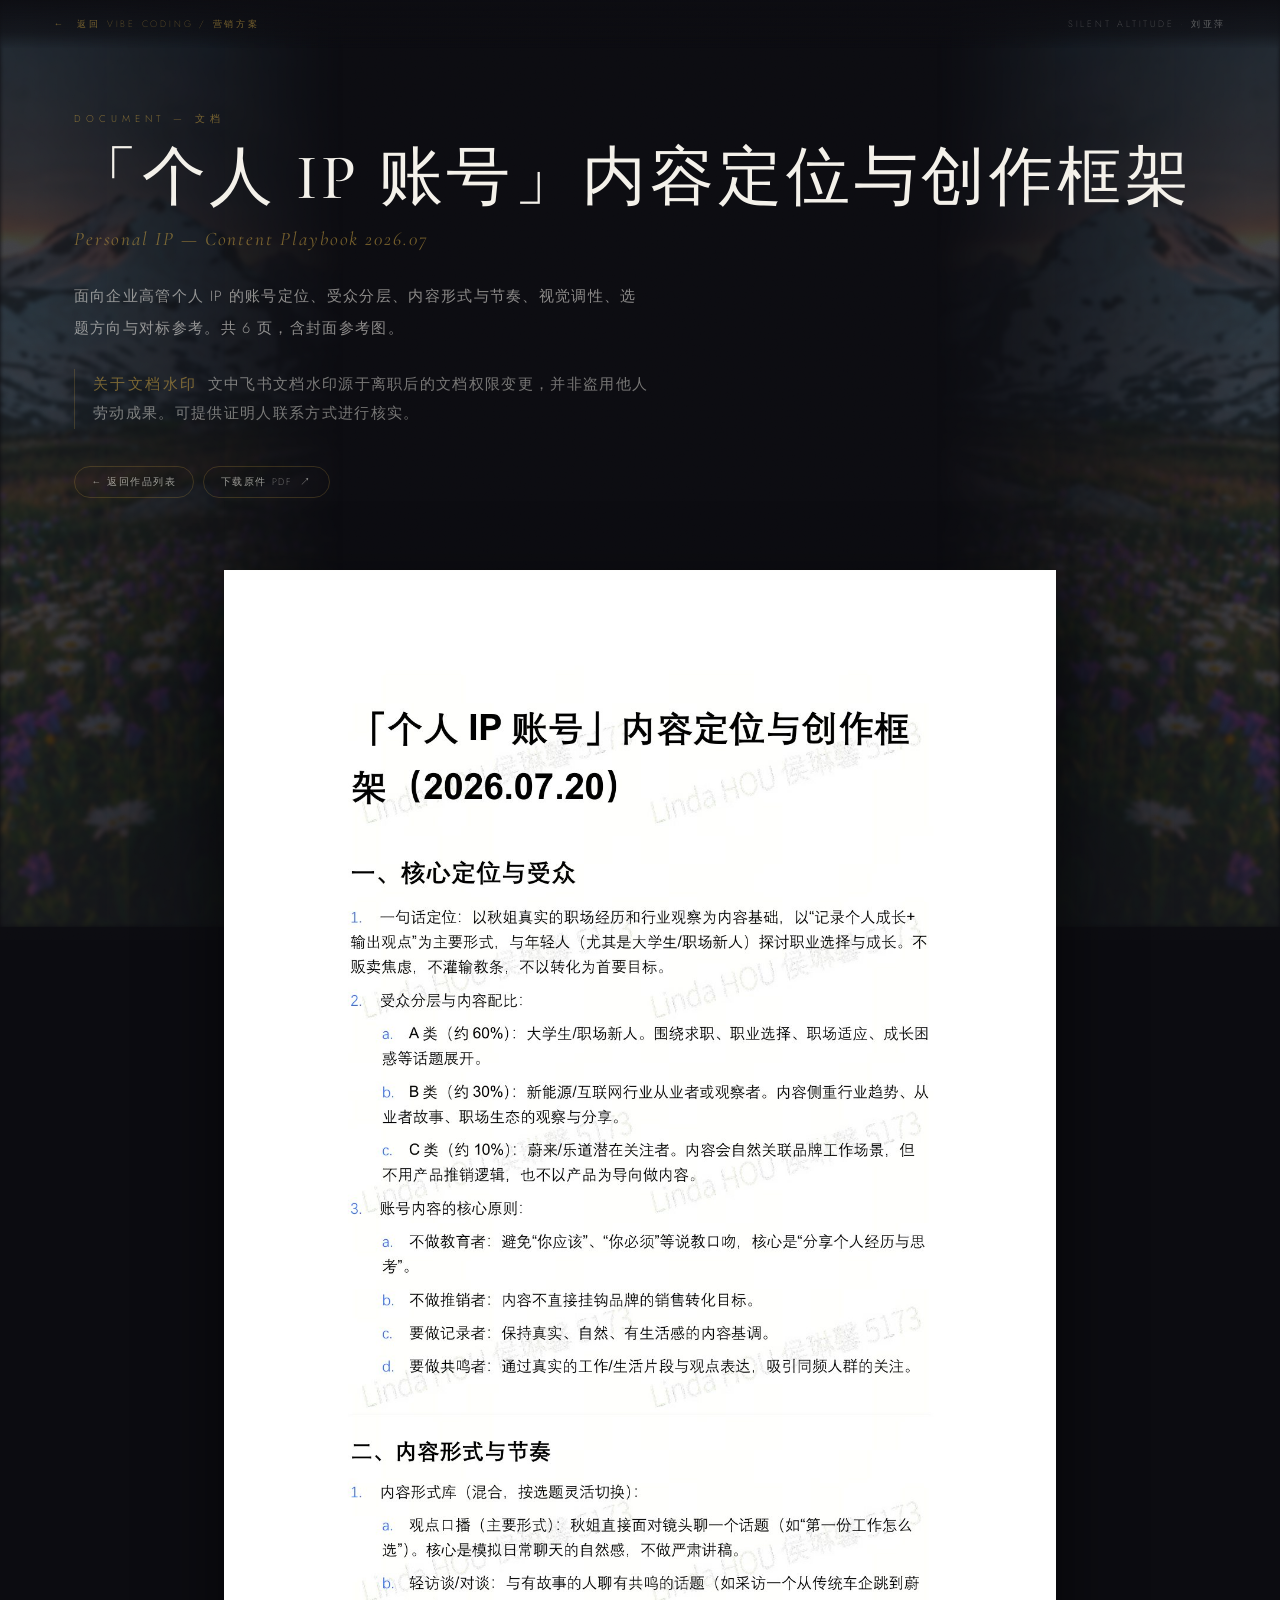
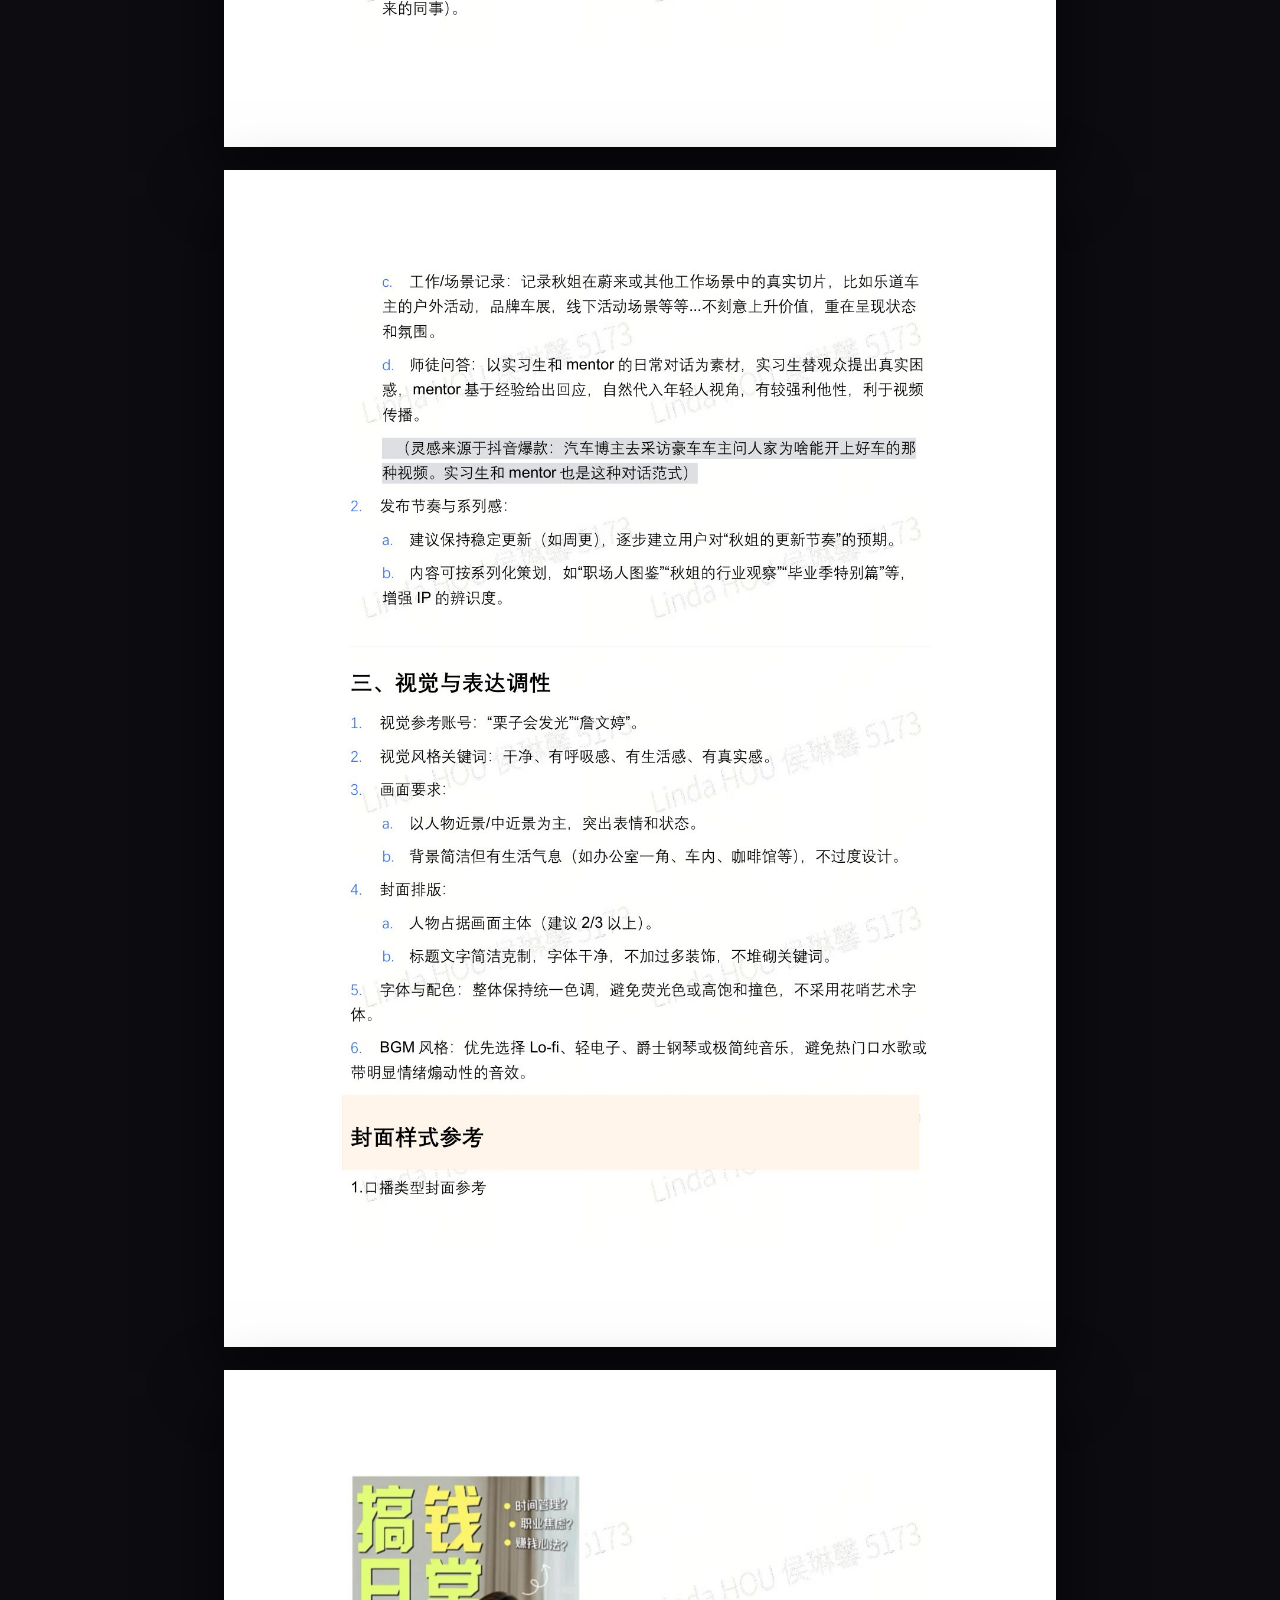
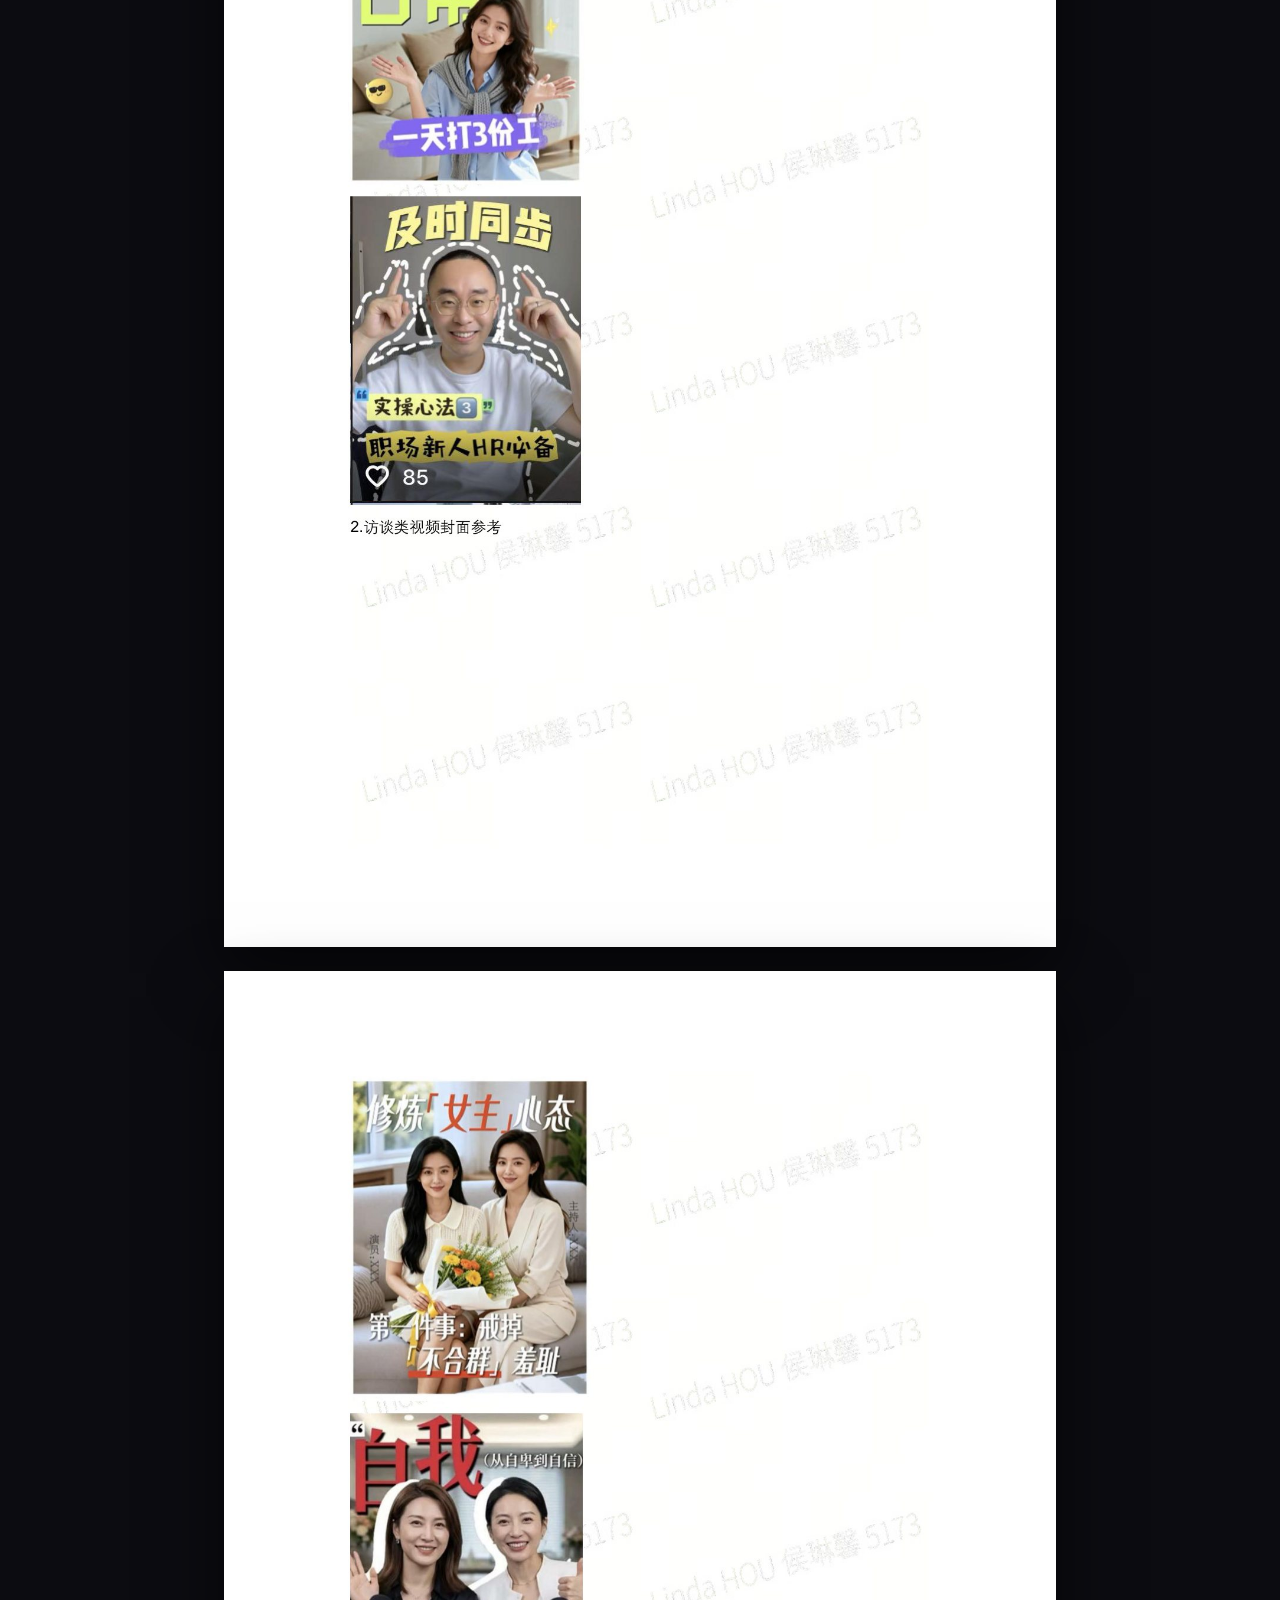
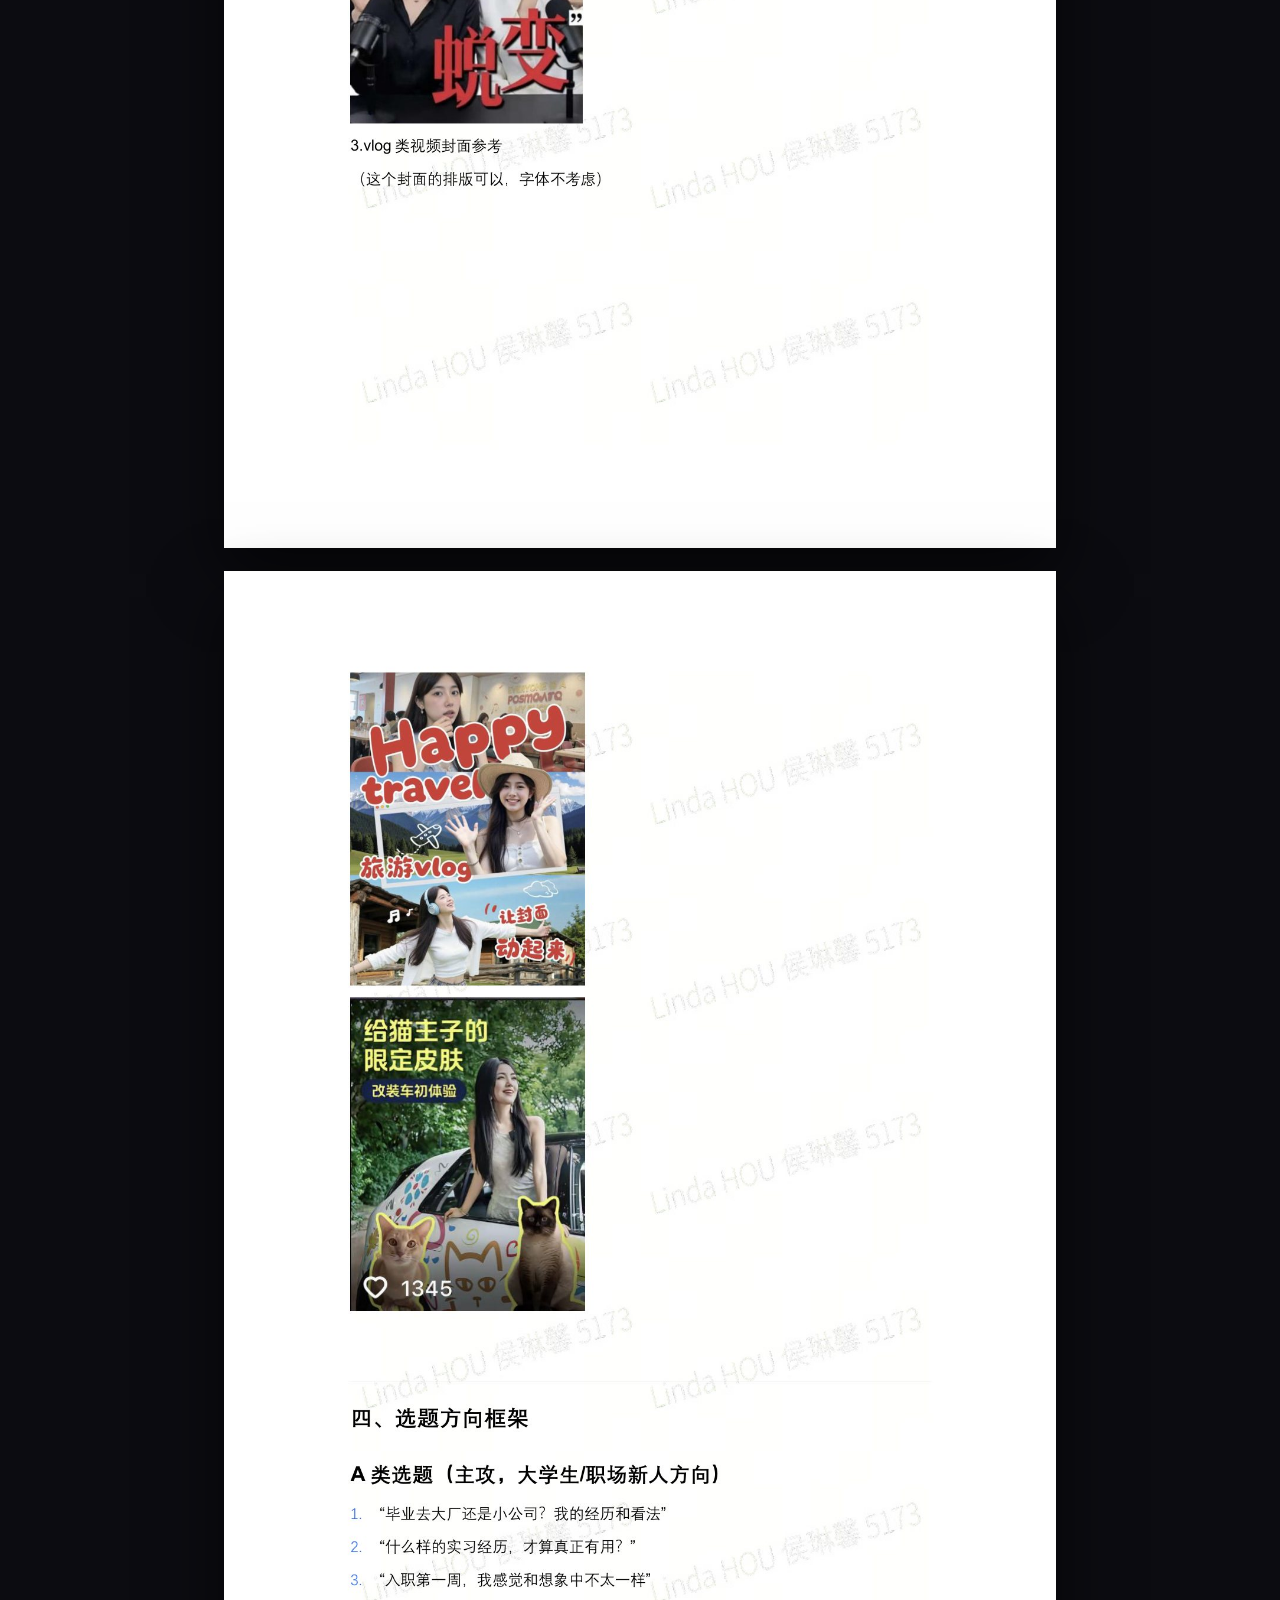
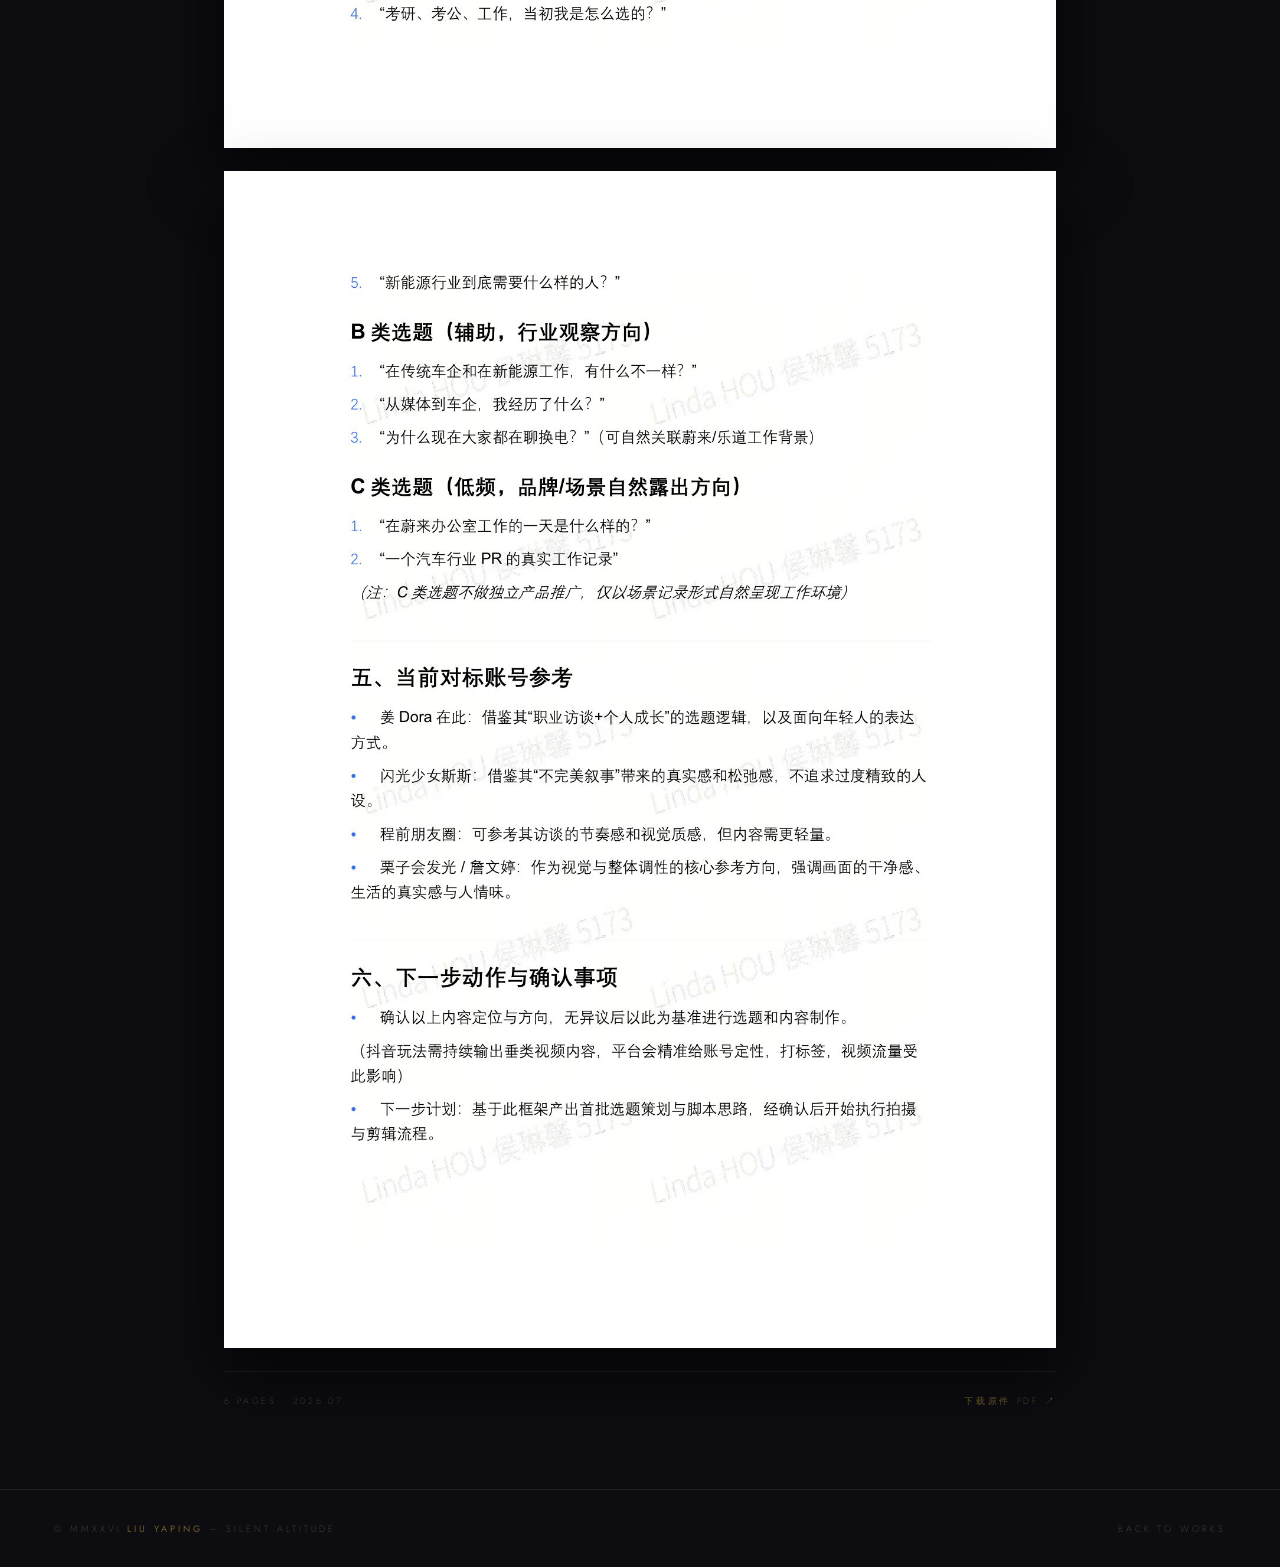
<file: doc-ip-framework.html>
<!DOCTYPE html>
<html lang="zh-CN">
<head>
<meta charset="UTF-8">
<meta name="viewport" content="width=device-width, initial-scale=1.0">
<meta name="description" content="「个人 IP 账号」内容定位与创作框架 — 刘亚萍作品集 · 文档">
<title>「个人 IP 账号」内容定位与创作框架 — 刘亚萍作品集</title>
<link rel="stylesheet" href="assets/fonts/fonts.css">
<link rel="stylesheet" href="assets/works/works.css">
<style>
/* ---------- 文档阅读页（只在本页生效，不影响四个作品页） ---------- */
.note{
  margin-top:1.5rem;max-width:64ch;
  padding:.1rem 0 .1rem 1.15rem;
  border-left:1px solid var(--gold-faint);
  font:300 clamp(.82rem,1.5vw,.92rem)/1.95 var(--sans);letter-spacing:.09em;
  color:rgba(244,241,234,.46);
}
.note b{
  display:inline-block;margin-right:.7em;
  font-weight:400;letter-spacing:.16em;
  color:var(--gold-soft);
}
.docwrap{
  max-width:940px;
  display:flex;flex-direction:column;gap:clamp(16px,2.6vh,30px);
}
.docpage{
  margin:0;
  border:1px solid var(--hairline);
  background:#fff;
  box-shadow:0 26px 64px rgba(0,0,0,.58);
  animation:docin .9s cubic-bezier(.2,.7,.2,1) both;
}
.docpage:nth-of-type(2){animation-delay:.06s}
.docpage:nth-of-type(3){animation-delay:.12s}
.docpage:nth-of-type(4){animation-delay:.18s}
.docpage:nth-of-type(5){animation-delay:.24s}
.docpage:nth-of-type(6){animation-delay:.3s}
.docpage img{display:block;width:100%;height:auto}
.docfoot{
  display:flex;justify-content:space-between;align-items:center;flex-wrap:wrap;gap:.9rem;
  padding-top:clamp(14px,2.4vh,26px);
  border-top:1px solid var(--hairline);
  font:200 .56rem var(--sans);letter-spacing:.3em;text-transform:uppercase;
  color:var(--ink-faint);
}
.docfoot a{color:var(--gold-soft);text-decoration:none;transition:color .45s ease}
.docfoot a:hover{color:var(--gold)}
@keyframes docin{from{opacity:0;transform:translateY(22px)}to{opacity:1;transform:none}}
@media (max-width:640px){
  .note{margin-top:1.15rem;padding-left:.9rem;font-size:.85rem;line-height:1.9}
  .note b{display:block;margin-right:0;margin-bottom:.2em}
}
@media (prefers-reduced-motion:reduce){
  .docpage{animation:none}
}
</style>
</head>
<body>

<!-- 两侧山野渐隐（固定，中央保持纯黑） -->
<div class="glow" aria-hidden="true"><span class="l"></span><span class="r"></span></div>

<nav class="topbar">
  <a class="back" href="works-vibecoding.html">&larr;&nbsp; 返回 Vibe coding / 营销方案</a>
  <span class="brand">Silent Altitude &middot; 刘亚萍</span>
</nav>

<header class="wk-hero">
  <p class="kicker">Document &mdash; 文档</p>
  <h1 class="h1">「个人 IP 账号」内容定位与创作框架</h1>
  <p class="h1-en">Personal IP &mdash; Content Playbook 2026.07</p>
  <p class="lede">面向企业高管个人 IP 的账号定位、受众分层、内容形式与节奏、视觉调性、选题方向与对标参考。共 6 页，含封面参考图。</p>
  <p class="note"><b>关于文档水印</b>文中飞书文档水印源于离职后的文档权限变更，并非盗用他人劳动成果。可提供证明人联系方式进行核实。</p>
  <nav class="tabs">
    <a class="tab" href="works-vibecoding.html">&larr; 返回作品列表</a>
    <a class="tab" href="assets/docs/personal-ip-framework-2026.pdf" target="_blank" rel="noopener">下载原件 PDF &nbsp;&#8599;</a>
  </nav>
</header>

<main class="wrap docwrap">

  <figure class="docpage">
    <img src="assets/docs/ip-framework/p1.jpg" alt="「个人 IP 账号」内容定位与创作框架 · 第 1 页" loading="lazy">
  </figure>
  <figure class="docpage">
    <img src="assets/docs/ip-framework/p2.jpg" alt="「个人 IP 账号」内容定位与创作框架 · 第 2 页" loading="lazy">
  </figure>
  <figure class="docpage">
    <img src="assets/docs/ip-framework/p3.jpg" alt="「个人 IP 账号」内容定位与创作框架 · 第 3 页" loading="lazy">
  </figure>
  <figure class="docpage">
    <img src="assets/docs/ip-framework/p4.jpg" alt="「个人 IP 账号」内容定位与创作框架 · 第 4 页" loading="lazy">
  </figure>
  <figure class="docpage">
    <img src="assets/docs/ip-framework/p5.jpg" alt="「个人 IP 账号」内容定位与创作框架 · 第 5 页" loading="lazy">
  </figure>
  <figure class="docpage">
    <img src="assets/docs/ip-framework/p6.jpg" alt="「个人 IP 账号」内容定位与创作框架 · 第 6 页" loading="lazy">
  </figure>

  <p class="docfoot">
    <span>6 Pages &middot; 2026.07</span>
    <a href="assets/docs/personal-ip-framework-2026.pdf" target="_blank" rel="noopener">下载原件 PDF &#8599;</a>
  </p>

</main>

<footer>
  <span>&copy; MMXXVI <b>Liu Yaping</b> &mdash; Silent Altitude</span>
  <a href="works-vibecoding.html">Back to Works</a>
</footer>

</body>
</html>
</file>
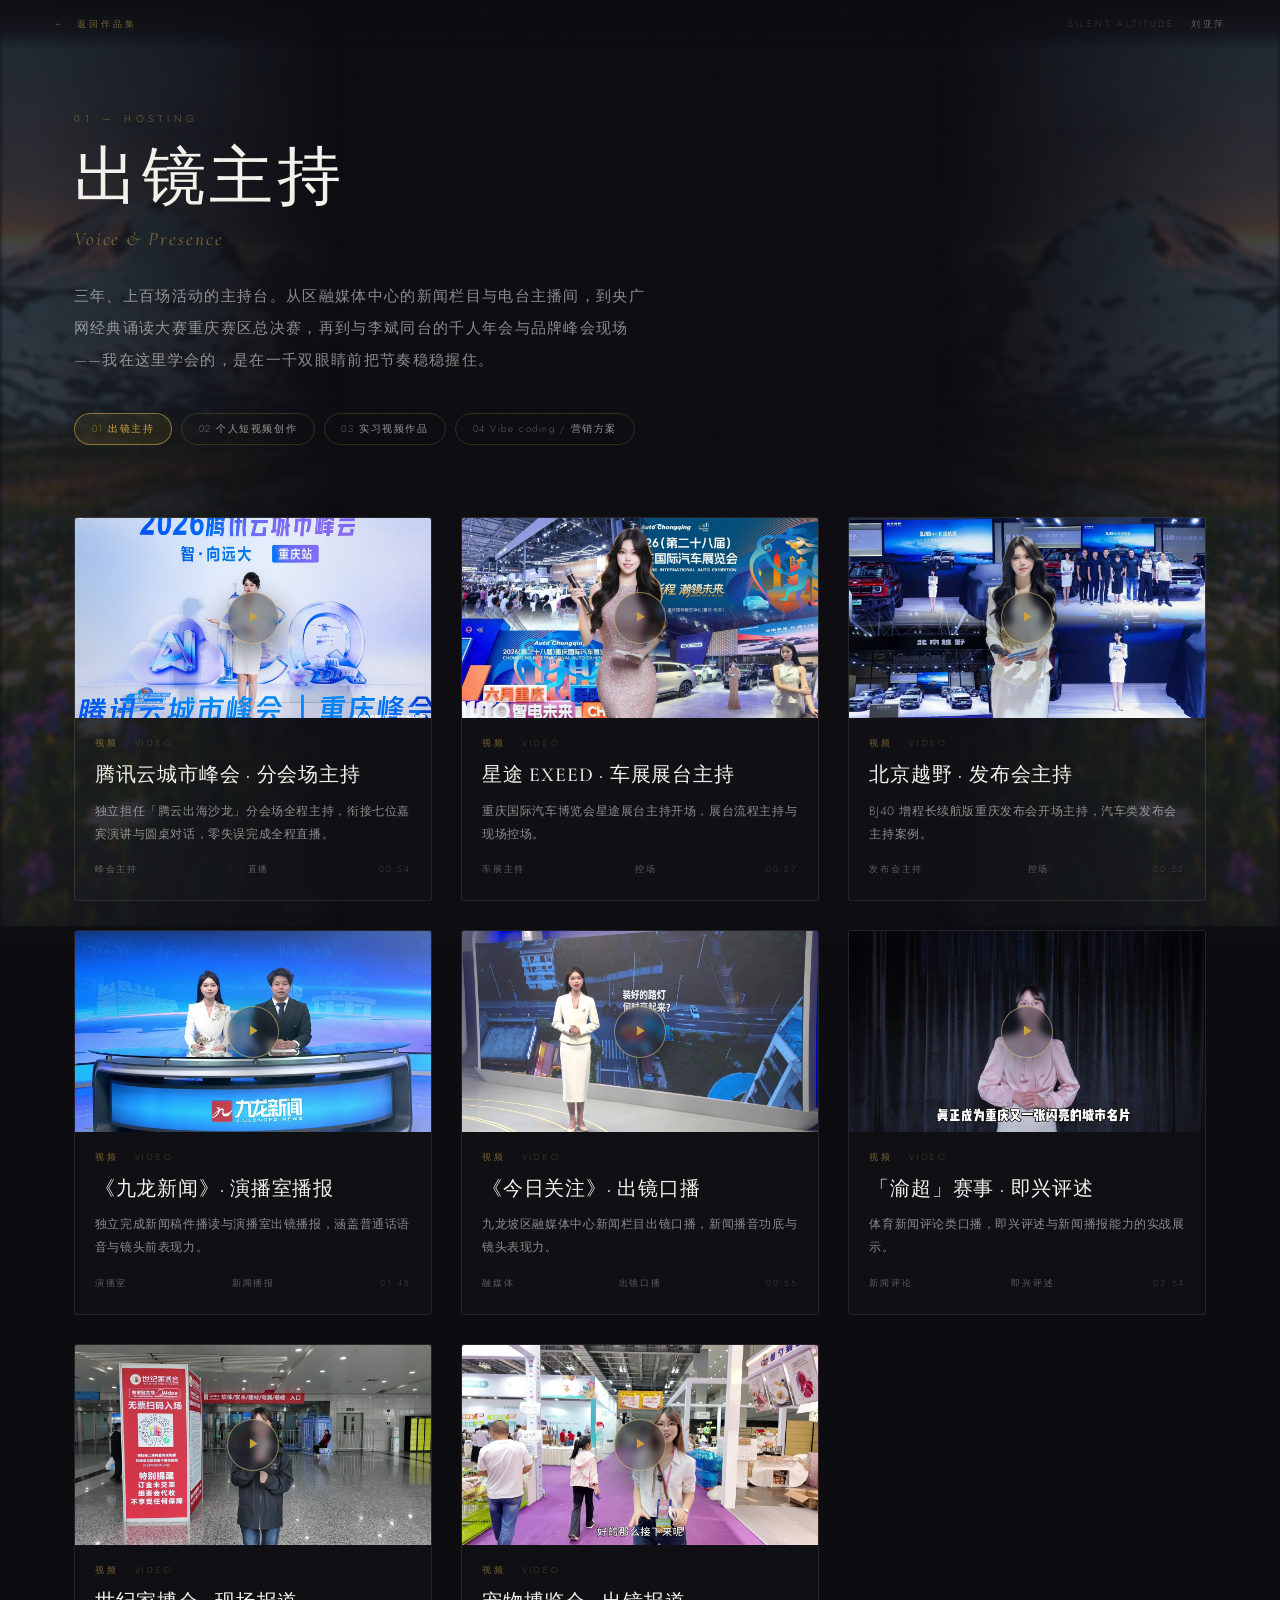
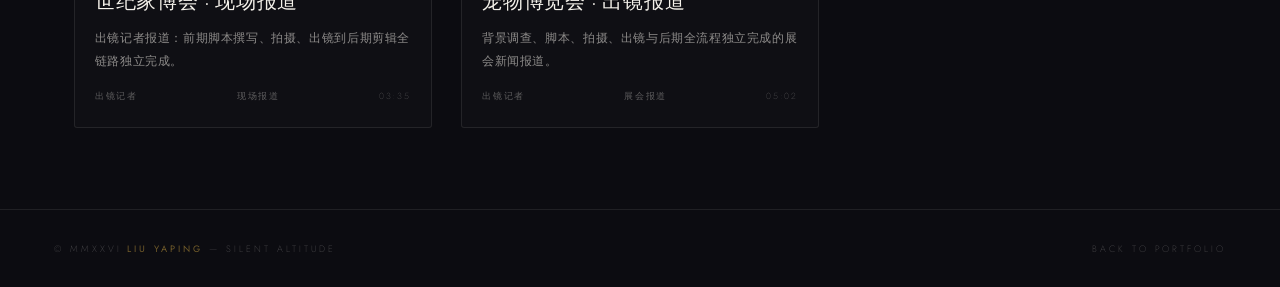
<file: works-hosting.html>
<!DOCTYPE html>
<html lang="zh-CN">
<head>
<meta charset="UTF-8">
<meta name="viewport" content="width=device-width, initial-scale=1.0">
<meta name="description" content="出镜主持作品 — 刘亚萍作品集">
<title>出镜主持 — 刘亚萍作品集</title>
<link rel="stylesheet" href="assets/fonts/fonts.css">
<link rel="stylesheet" href="assets/works/works.css">
</head>
<body>

<!-- 两侧山野渐隐（固定，中央保持纯黑） -->
<div class="glow" aria-hidden="true"><span class="l"></span><span class="r"></span></div>

<nav class="topbar">
  <a class="back" href="index.html">&larr;&nbsp; 返回作品集</a>
  <span class="brand">Silent Altitude &middot; 刘亚萍</span>
</nav>

<header class="wk-hero">
  <p class="kicker">01 &mdash; Hosting</p>
  <h1 class="h1">出镜主持</h1>
  <p class="h1-en">Voice &amp; Presence</p>
  <p class="lede">三年、上百场活动的主持台。从区融媒体中心的新闻栏目与电台主播间，到央广网经典诵读大赛重庆赛区总决赛，再到与李斌同台的千人年会与品牌峰会现场——我在这里学会的，是在一千双眼睛前把节奏稳稳握住。</p>
  <nav class="tabs">
    <a class="tab is-on " href="works-hosting.html">01 出镜主持</a>
    <a class="tab" href="works-shortvideo.html">02 个人短视频创作</a>
    <a class="tab" href="works-internship.html">03 实习视频作品</a>
    <a class="tab" href="works-vibecoding.html">04 Vibe coding / 营销方案</a>
  </nav>
</header>

<main class="wrap">
  <ul class="cards">
    <li class="card" data-bv="BV1sHTG6wEiu">
      <div class="media">
        <img src="assets/works/covers/cover-BV1sHTG6wEiu.jpg" alt="腾讯云城市峰会分会场主持 封面" loading="lazy">
        <span class="play" aria-hidden="true"><i>&#9654;</i></span>
      </div>
      <div class="body">
        <p class="tag">视频 · Video</p>
        <h2 class="t">腾讯云城市峰会 · 分会场主持</h2>
        <p class="d">独立担任「腾云出海沙龙」分会场全程主持，衔接七位嘉宾演讲与圆桌对话，零失误完成全程直播。</p>
        <p class="meta"><span>峰会主持</span><span>直播</span><span>00:54</span></p>
      </div>
    </li>
    <li class="card" data-bv="BV1L8hR6FET3" data-orient="v">
      <div class="media">
        <img src="assets/works/covers/cover-BV1L8hR6FET3.jpg" alt="星途EXEED展台主持 封面" loading="lazy">
        <span class="play" aria-hidden="true"><i>&#9654;</i></span>
      </div>
      <div class="body">
        <p class="tag">视频 · Video</p>
        <h2 class="t">星途 EXEED · 车展展台主持</h2>
        <p class="d">重庆国际汽车博览会星途展台主持开场，展台流程主持与现场控场。</p>
        <p class="meta"><span>车展主持</span><span>控场</span><span>00:27</span></p>
      </div>
    </li>
    <li class="card" data-bv="BV158hR6FEdG" data-orient="v">
      <div class="media">
        <img src="assets/works/covers/cover-BV158hR6FEdG.jpg" alt="北京越野发布会主持 封面" loading="lazy">
        <span class="play" aria-hidden="true"><i>&#9654;</i></span>
      </div>
      <div class="body">
        <p class="tag">视频 · Video</p>
        <h2 class="t">北京越野 · 发布会主持</h2>
        <p class="d">BJ40 增程长续航版重庆发布会开场主持，汽车类发布会主持案例。</p>
        <p class="meta"><span>发布会主持</span><span>控场</span><span>00:52</span></p>
      </div>
    </li>
    <li class="card" data-bv="BV1CkT36ZEeR">
      <div class="media">
        <img src="assets/works/covers/cover-BV1CkT36ZEeR.jpg" alt="《九龙新闻》新闻播报 封面" loading="lazy">
        <span class="play" aria-hidden="true"><i>&#9654;</i></span>
      </div>
      <div class="body">
        <p class="tag">视频 · Video</p>
        <h2 class="t">《九龙新闻》· 演播室播报</h2>
        <p class="d">独立完成新闻稿件播读与演播室出镜播报，涵盖普通话语音与镜头前表现力。</p>
        <p class="meta"><span>演播室</span><span>新闻播报</span><span>01:48</span></p>
      </div>
    </li>
    <li class="card" data-bv="BV16UT369Esd">
      <div class="media">
        <img src="assets/works/covers/cover-BV16UT369Esd.jpg" alt="《今日关注》出镜口播 封面" loading="lazy">
        <span class="play" aria-hidden="true"><i>&#9654;</i></span>
      </div>
      <div class="body">
        <p class="tag">视频 · Video</p>
        <h2 class="t">《今日关注》· 出镜口播</h2>
        <p class="d">九龙坡区融媒体中心新闻栏目出镜口播，新闻播音功底与镜头表现力。</p>
        <p class="meta"><span>融媒体</span><span>出镜口播</span><span>00:55</span></p>
      </div>
    </li>
    <li class="card" data-bv="BV1NrT368ELA">
      <div class="media">
        <img src="assets/works/covers/cover-BV1NrT368ELA.jpg" alt="「渝超」赛事即兴评述 封面" loading="lazy">
        <span class="play" aria-hidden="true"><i>&#9654;</i></span>
      </div>
      <div class="body">
        <p class="tag">视频 · Video</p>
        <h2 class="t">「渝超」赛事 · 即兴评述</h2>
        <p class="d">体育新闻评论类口播，即兴评述与新闻播报能力的实战展示。</p>
        <p class="meta"><span>新闻评论</span><span>即兴评述</span><span>03:54</span></p>
      </div>
    </li>
    <li class="card" data-bv="BV1FFhd6zEqs">
      <div class="media">
        <img src="assets/works/covers/cover-BV1FFhd6zEqs.jpg" alt="世纪家博会现场报道 封面" loading="lazy">
        <span class="play" aria-hidden="true"><i>&#9654;</i></span>
      </div>
      <div class="body">
        <p class="tag">视频 · Video</p>
        <h2 class="t">世纪家博会 · 现场报道</h2>
        <p class="d">出镜记者报道：前期脚本撰写、拍摄、出镜到后期剪辑全链路独立完成。</p>
        <p class="meta"><span>出镜记者</span><span>现场报道</span><span>03:35</span></p>
      </div>
    </li>
    <li class="card" data-bv="BV1zNhd6KEjc">
      <div class="media">
        <img src="assets/works/covers/cover-BV1zNhd6KEjc.jpg" alt="宠物博览会出镜报道 封面" loading="lazy">
        <span class="play" aria-hidden="true"><i>&#9654;</i></span>
      </div>
      <div class="body">
        <p class="tag">视频 · Video</p>
        <h2 class="t">宠物博览会 · 出镜报道</h2>
        <p class="d">背景调查、脚本、拍摄、出镜与后期全流程独立完成的展会新闻报道。</p>
        <p class="meta"><span>出镜记者</span><span>展会报道</span><span>05:02</span></p>
      </div>
    </li>
  </ul>
</main>

<footer>
  <span>&copy; MMXXVI <b>Liu Yaping</b> &mdash; Silent Altitude</span>
  <a href="index.html">Back to Portfolio</a>
</footer>

<script src="assets/works/works.js" defer></script>
</body>
</html>
</file>
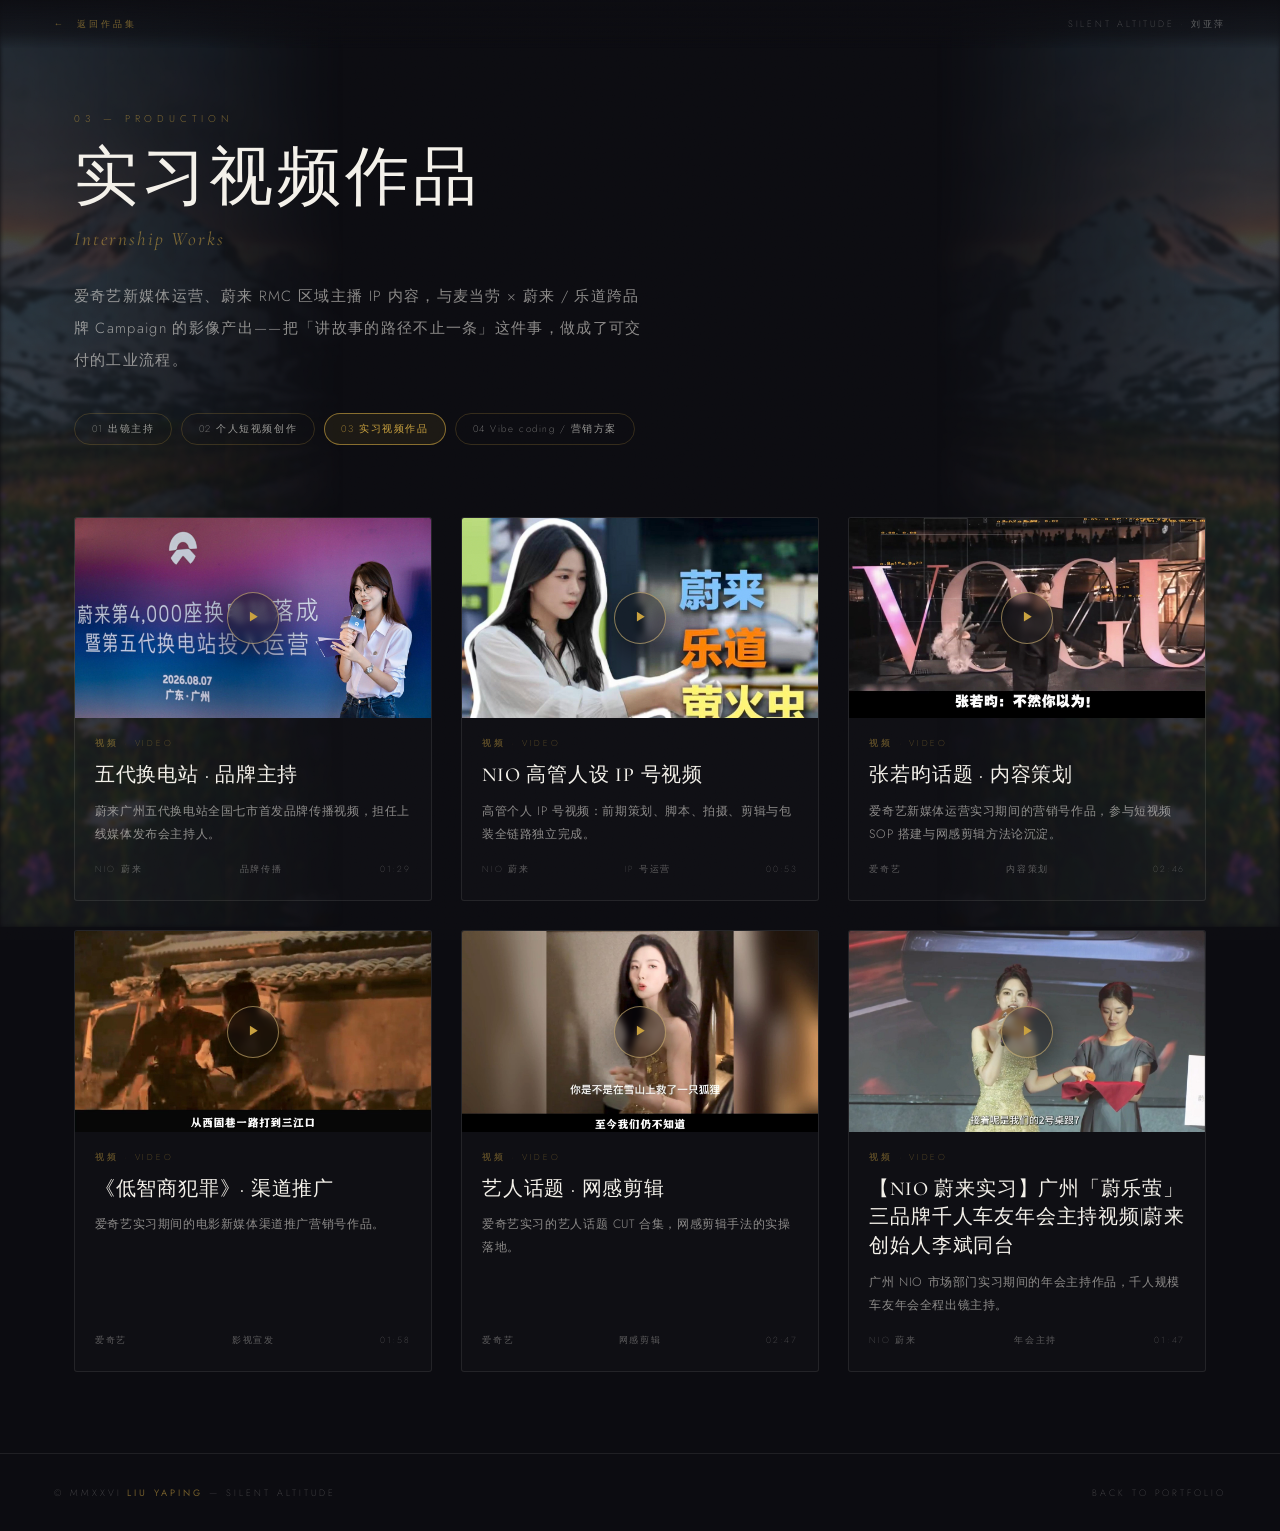
<file: works-internship.html>
<!DOCTYPE html>
<html lang="zh-CN">
<head>
<meta charset="UTF-8">
<meta name="viewport" content="width=device-width, initial-scale=1.0">
<meta name="description" content="实习视频作品 — 刘亚萍作品集">
<title>实习视频作品 — 刘亚萍作品集</title>
<link rel="stylesheet" href="assets/fonts/fonts.css">
<link rel="stylesheet" href="assets/works/works.css">
</head>
<body>

<!-- 两侧山野渐隐（固定，中央保持纯黑） -->
<div class="glow" aria-hidden="true"><span class="l"></span><span class="r"></span></div>

<nav class="topbar">
  <a class="back" href="index.html">&larr;&nbsp; 返回作品集</a>
  <span class="brand">Silent Altitude &middot; 刘亚萍</span>
</nav>

<header class="wk-hero">
  <p class="kicker">03 &mdash; Production</p>
  <h1 class="h1">实习视频作品</h1>
  <p class="h1-en">Internship Works</p>
  <p class="lede">爱奇艺新媒体运营、蔚来 RMC 区域主播 IP 内容，与麦当劳 × 蔚来 / 乐道跨品牌 Campaign 的影像产出——把「讲故事的路径不止一条」这件事，做成了可交付的工业流程。</p>
  <nav class="tabs">
    <a class="tab" href="works-hosting.html">01 出镜主持</a>
    <a class="tab" href="works-shortvideo.html">02 个人短视频创作</a>
    <a class="tab is-on " href="works-internship.html">03 实习视频作品</a>
    <a class="tab" href="works-vibecoding.html">04 Vibe coding / 营销方案</a>
  </nav>
</header>

<main class="wrap">
  <ul class="cards">
    <li class="card" data-bv="BV1gBhR69EiU">
      <div class="media">
        <img src="assets/works/covers/cover-BV1gBhR69EiU.jpg" alt="蔚来五代换电站品牌宣传 封面" loading="lazy">
        <span class="play" aria-hidden="true"><i>&#9654;</i></span>
      </div>
      <div class="body">
        <p class="tag">视频 · Video</p>
        <h2 class="t">五代换电站 · 品牌主持</h2>
        <p class="d">蔚来广州五代换电站全国七市首发品牌传播视频，担任上线媒体发布会主持人。</p>
        <p class="meta"><span>NIO 蔚来</span><span>品牌传播</span><span>01:29</span></p>
      </div>
    </li>
    <li class="card" data-bv="BV15hhR6bE84" data-orient="v">
      <div class="media">
        <img src="assets/works/covers/cover-BV15hhR6bE84.jpg" alt="NIO高管人设IP号视频 封面" loading="lazy">
        <span class="play" aria-hidden="true"><i>&#9654;</i></span>
      </div>
      <div class="body">
        <p class="tag">视频 · Video</p>
        <h2 class="t">NIO 高管人设 IP 号视频</h2>
        <p class="d">高管个人 IP 号视频：前期策划、脚本、拍摄、剪辑与包装全链路独立完成。</p>
        <p class="meta"><span>NIO 蔚来</span><span>IP 号运营</span><span>00:53</span></p>
      </div>
    </li>
    <li class="card" data-bv="BV1w1T36oEeq">
      <div class="media">
        <img src="assets/works/covers/cover-BV1w1T36oEeq.jpg" alt="张若昀话题内容策划 封面" loading="lazy">
        <span class="play" aria-hidden="true"><i>&#9654;</i></span>
      </div>
      <div class="body">
        <p class="tag">视频 · Video</p>
        <h2 class="t">张若昀话题 · 内容策划</h2>
        <p class="d">爱奇艺新媒体运营实习期间的营销号作品，参与短视频 SOP 搭建与网感剪辑方法论沉淀。</p>
        <p class="meta"><span>爱奇艺</span><span>内容策划</span><span>02:46</span></p>
      </div>
    </li>
    <li class="card" data-bv="BV1CyT364ErP">
      <div class="media">
        <img src="assets/works/covers/cover-BV1CyT364ErP.jpg" alt="《低智商犯罪》渠道推广 封面" loading="lazy">
        <span class="play" aria-hidden="true"><i>&#9654;</i></span>
      </div>
      <div class="body">
        <p class="tag">视频 · Video</p>
        <h2 class="t">《低智商犯罪》· 渠道推广</h2>
        <p class="d">爱奇艺实习期间的电影新媒体渠道推广营销号作品。</p>
        <p class="meta"><span>爱奇艺</span><span>影视宣发</span><span>01:58</span></p>
      </div>
    </li>
    <li class="card" data-bv="BV1xdKf6hECp">
      <div class="media">
        <img src="assets/works/covers/cover-BV1xdKf6hECp.jpg" alt="抽象艺人话题合集 封面" loading="lazy">
        <span class="play" aria-hidden="true"><i>&#9654;</i></span>
      </div>
      <div class="body">
        <p class="tag">视频 · Video</p>
        <h2 class="t">艺人话题 · 网感剪辑</h2>
        <p class="d">爱奇艺实习的艺人话题 CUT 合集，网感剪辑手法的实操落地。</p>
        <p class="meta"><span>爱奇艺</span><span>网感剪辑</span><span>02:47</span></p>
      </div>
    </li>
    <li class="card" data-bv="BV1Boe26JEPM">
      <div class="media">
        <img src="assets/works/covers/cover-BV1Boe26JEPM.jpg" alt="广州「蔚乐萤」三品牌千人车友年会主持 封面" loading="lazy">
        <span class="play" aria-hidden="true"><i>&#9654;</i></span>
      </div>
      <div class="body">
        <p class="tag">视频 · Video</p>
        <h2 class="t">【NIO 蔚来实习】广州「蔚乐萤」三品牌千人车友年会主持视频|蔚来创始人李斌同台</h2>
        <p class="d">广州 NIO 市场部门实习期间的年会主持作品，千人规模车友年会全程出镜主持。</p>
        <p class="meta"><span>NIO 蔚来</span><span>年会主持</span><span>01:47</span></p>
      </div>
    </li>
  </ul>
</main>

<footer>
  <span>&copy; MMXXVI <b>Liu Yaping</b> &mdash; Silent Altitude</span>
  <a href="index.html">Back to Portfolio</a>
</footer>

<script src="assets/works/works.js" defer></script>
</body>
</html>
</file>
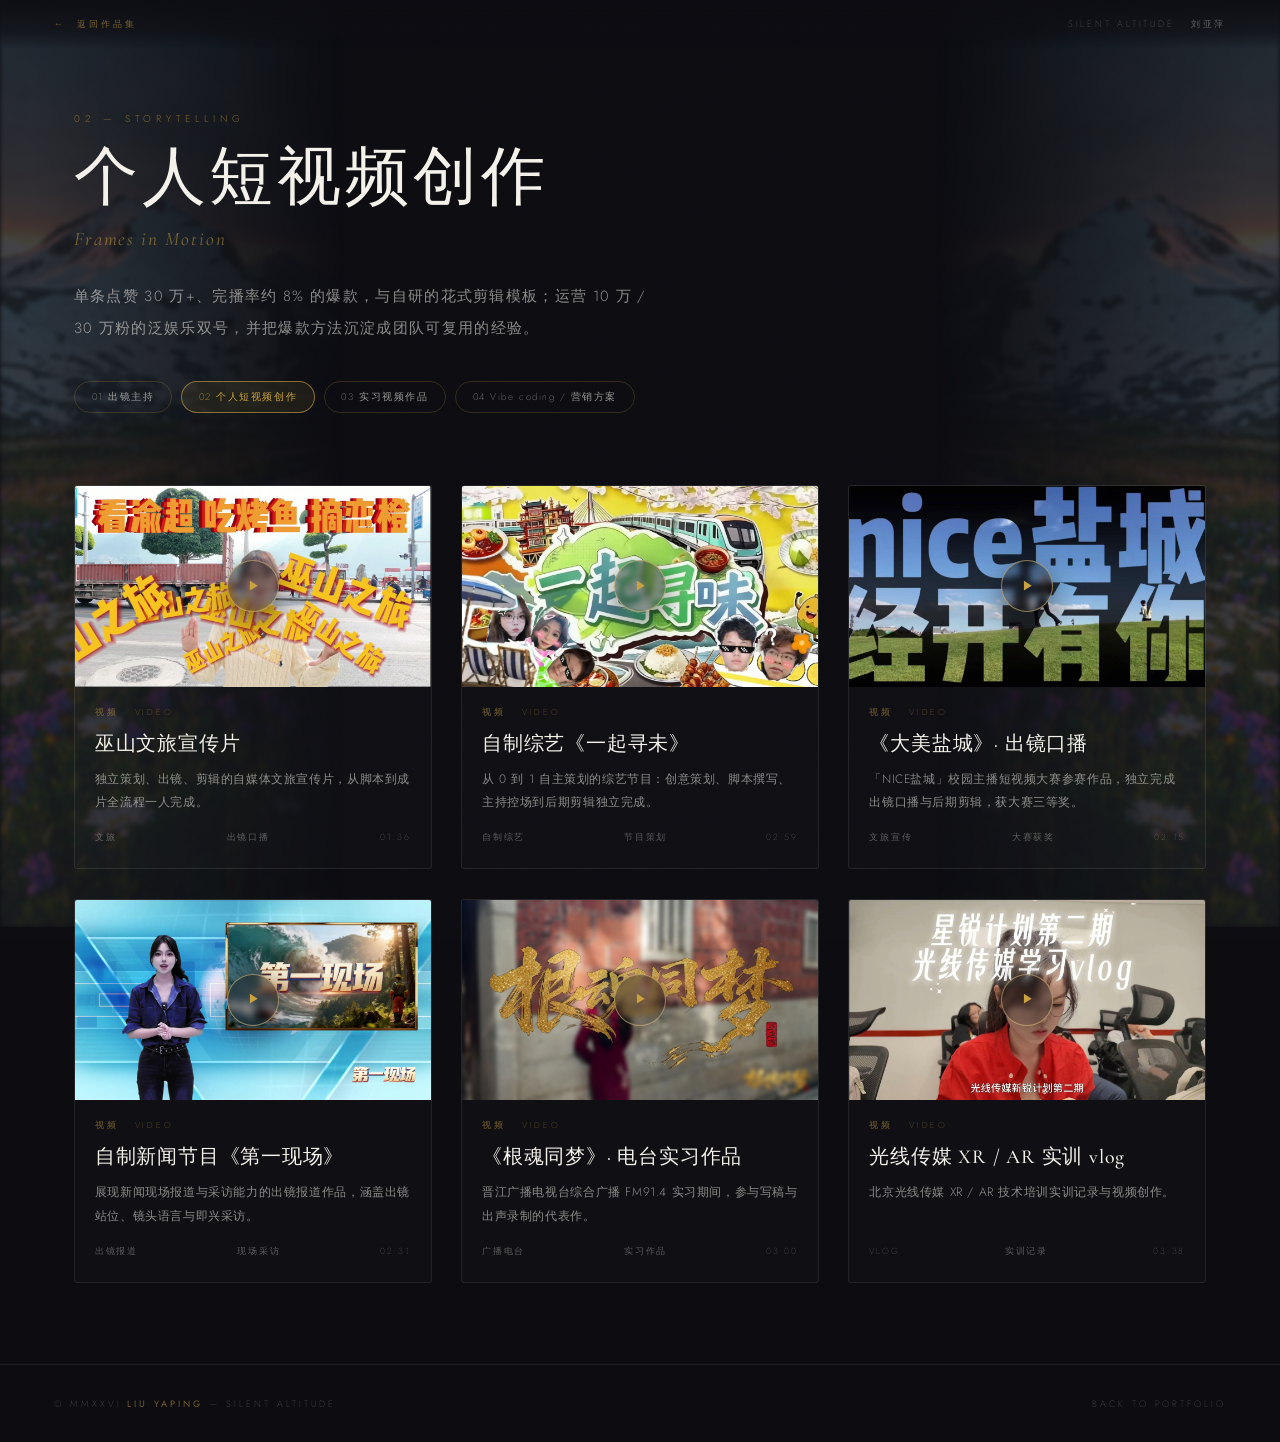
<file: works-shortvideo.html>
<!DOCTYPE html>
<html lang="zh-CN">
<head>
<meta charset="UTF-8">
<meta name="viewport" content="width=device-width, initial-scale=1.0">
<meta name="description" content="个人短视频创作 — 刘亚萍作品集">
<title>个人短视频创作 — 刘亚萍作品集</title>
<link rel="stylesheet" href="assets/fonts/fonts.css">
<link rel="stylesheet" href="assets/works/works.css">
</head>
<body>

<!-- 两侧山野渐隐（固定，中央保持纯黑） -->
<div class="glow" aria-hidden="true"><span class="l"></span><span class="r"></span></div>

<nav class="topbar">
  <a class="back" href="index.html">&larr;&nbsp; 返回作品集</a>
  <span class="brand">Silent Altitude &middot; 刘亚萍</span>
</nav>

<header class="wk-hero">
  <p class="kicker">02 &mdash; Storytelling</p>
  <h1 class="h1">个人短视频创作</h1>
  <p class="h1-en">Frames in Motion</p>
  <p class="lede">单条点赞 30 万+、完播率约 8% 的爆款，与自研的花式剪辑模板；运营 10 万 / 30 万粉的泛娱乐双号，并把爆款方法沉淀成团队可复用的经验。</p>
  <nav class="tabs">
    <a class="tab" href="works-hosting.html">01 出镜主持</a>
    <a class="tab is-on " href="works-shortvideo.html">02 个人短视频创作</a>
    <a class="tab" href="works-internship.html">03 实习视频作品</a>
    <a class="tab" href="works-vibecoding.html">04 Vibe coding / 营销方案</a>
  </nav>
</header>

<main class="wrap">
  <ul class="cards">
    <li class="card" data-bv="BV1rUT369Eh6">
      <div class="media">
        <img src="assets/works/covers/cover-BV1rUT369Eh6.jpg" alt="巫山文旅宣传片 封面" loading="lazy">
        <span class="play" aria-hidden="true"><i>&#9654;</i></span>
      </div>
      <div class="body">
        <p class="tag">视频 · Video</p>
        <h2 class="t">巫山文旅宣传片</h2>
        <p class="d">独立策划、出镜、剪辑的自媒体文旅宣传片，从脚本到成片全流程一人完成。</p>
        <p class="meta"><span>文旅</span><span>出镜口播</span><span>01:36</span></p>
      </div>
    </li>
    <li class="card" data-bv="BV1rmT36sEWD">
      <div class="media">
        <img src="assets/works/covers/cover-BV1rmT36sEWD.jpg" alt="自制综艺《一起寻未》 封面" loading="lazy">
        <span class="play" aria-hidden="true"><i>&#9654;</i></span>
      </div>
      <div class="body">
        <p class="tag">视频 · Video</p>
        <h2 class="t">自制综艺《一起寻未》</h2>
        <p class="d">从 0 到 1 自主策划的综艺节目：创意策划、脚本撰写、主持控场到后期剪辑独立完成。</p>
        <p class="meta"><span>自制综艺</span><span>节目策划</span><span>02:59</span></p>
      </div>
    </li>
    <li class="card" data-bv="BV1NrT368EF3">
      <div class="media">
        <img src="assets/works/covers/cover-BV1NrT368EF3.jpg" alt="《大美盐城》出镜口播 封面" loading="lazy">
        <span class="play" aria-hidden="true"><i>&#9654;</i></span>
      </div>
      <div class="body">
        <p class="tag">视频 · Video</p>
        <h2 class="t">《大美盐城》· 出镜口播</h2>
        <p class="d">「NICE盐城」校园主播短视频大赛参赛作品，独立完成出镜口播与后期剪辑，获大赛三等奖。</p>
        <p class="meta"><span>文旅宣传</span><span>大赛获奖</span><span>02:15</span></p>
      </div>
    </li>
    <li class="card" data-bv="BV1PrT368Eki">
      <div class="media">
        <img src="assets/works/covers/cover-BV1PrT368Eki.jpg" alt="自制新闻节目《第一现场》 封面" loading="lazy">
        <span class="play" aria-hidden="true"><i>&#9654;</i></span>
      </div>
      <div class="body">
        <p class="tag">视频 · Video</p>
        <h2 class="t">自制新闻节目《第一现场》</h2>
        <p class="d">展现新闻现场报道与采访能力的出镜报道作品，涵盖出镜站位、镜头语言与即兴采访。</p>
        <p class="meta"><span>出镜报道</span><span>现场采访</span><span>02:31</span></p>
      </div>
    </li>
    <li class="card" data-bv="BV1WpTG6hEqE">
      <div class="media">
        <img src="assets/works/covers/cover-BV1WpTG6hEqE.jpg" alt="《根魂同梦》电台实习作品 封面" loading="lazy">
        <span class="play" aria-hidden="true"><i>&#9654;</i></span>
      </div>
      <div class="body">
        <p class="tag">视频 · Video</p>
        <h2 class="t">《根魂同梦》· 电台实习作品</h2>
        <p class="d">晋江广播电视台综合广播 FM91.4 实习期间，参与写稿与出声录制的代表作。</p>
        <p class="meta"><span>广播电台</span><span>实习作品</span><span>03:00</span></p>
      </div>
    </li>
    <li class="card" data-bv="BV1gBhR69EzD">
      <div class="media">
        <img src="assets/works/covers/cover-BV1gBhR69EzD.jpg" alt="光线传媒XR/AR实训vlog 封面" loading="lazy">
        <span class="play" aria-hidden="true"><i>&#9654;</i></span>
      </div>
      <div class="body">
        <p class="tag">视频 · Video</p>
        <h2 class="t">光线传媒 XR / AR 实训 vlog</h2>
        <p class="d">北京光线传媒 XR / AR 技术培训实训记录与视频创作。</p>
        <p class="meta"><span>vlog</span><span>实训记录</span><span>03:38</span></p>
      </div>
    </li>
  </ul>
</main>

<footer>
  <span>&copy; MMXXVI <b>Liu Yaping</b> &mdash; Silent Altitude</span>
  <a href="index.html">Back to Portfolio</a>
</footer>

<script src="assets/works/works.js" defer></script>
</body>
</html>
</file>
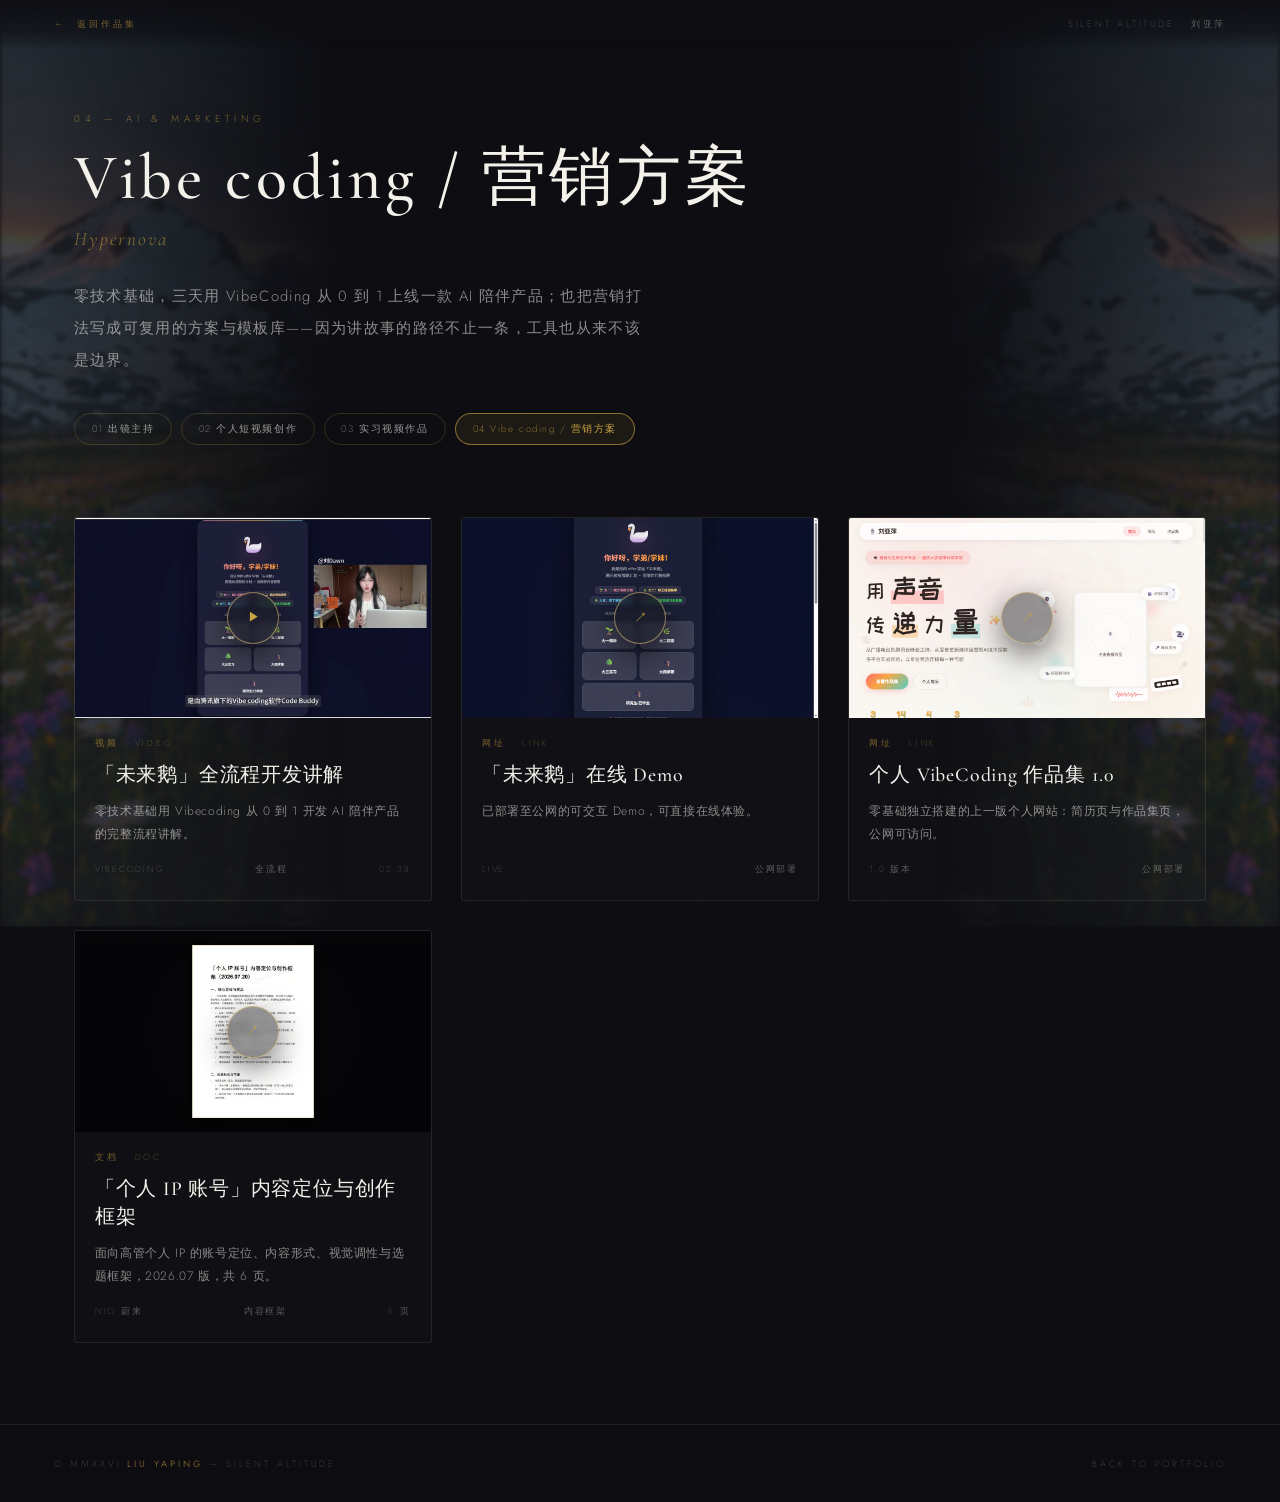
<file: works-vibecoding.html>
<!DOCTYPE html>
<html lang="zh-CN">
<head>
<meta charset="UTF-8">
<meta name="viewport" content="width=device-width, initial-scale=1.0">
<meta name="description" content="Vibe coding 与营销方案作品 — 刘亚萍作品集">
<title>Vibe coding / 营销方案 — 刘亚萍作品集</title>
<link rel="stylesheet" href="assets/fonts/fonts.css">
<link rel="stylesheet" href="assets/works/works.css">
</head>
<body>

<!-- 两侧山野渐隐（固定，中央保持纯黑） -->
<div class="glow" aria-hidden="true"><span class="l"></span><span class="r"></span></div>

<nav class="topbar">
  <a class="back" href="index.html">&larr;&nbsp; 返回作品集</a>
  <span class="brand">Silent Altitude &middot; 刘亚萍</span>
</nav>

<header class="wk-hero">
  <p class="kicker">04 &mdash; AI &amp; Marketing</p>
  <h1 class="h1">Vibe coding / 营销方案</h1>
  <p class="h1-en">Hypernova</p>
  <p class="lede">零技术基础，三天用 VibeCoding 从 0 到 1 上线一款 AI 陪伴产品；也把营销打法写成可复用的方案与模板库——因为讲故事的路径不止一条，工具也从来不该是边界。</p>
  <nav class="tabs">
    <a class="tab" href="works-hosting.html">01 出镜主持</a>
    <a class="tab" href="works-shortvideo.html">02 个人短视频创作</a>
    <a class="tab" href="works-internship.html">03 实习视频作品</a>
    <a class="tab is-on " href="works-vibecoding.html">04 Vibe coding / 营销方案</a>
  </nav>
</header>

<main class="wrap">
  <ul class="cards">
    <li class="card" data-bv="BV14dKf6hENK">
      <div class="media">
        <img src="assets/works/covers/cover-BV14dKf6hENK.jpg" alt="「未来鹅」全流程开发讲解 封面" loading="lazy">
        <span class="play" aria-hidden="true"><i>&#9654;</i></span>
      </div>
      <div class="body">
        <p class="tag">视频 · Video</p>
        <h2 class="t">「未来鹅」全流程开发讲解</h2>
        <p class="d">零技术基础用 Vibecoding 从 0 到 1 开发 AI 陪伴产品的完整流程讲解。</p>
        <p class="meta"><span>Vibecoding</span><span>全流程</span><span>02:38</span></p>
      </div>
    </li>
    <li class="card" data-href="https://liuyaping-dawn.github.io/future-goose-2026/future-goose-v2.html" data-target="_blank">
      <div class="media">
        <img src="assets/works/covers/cover-link-future-goose-v2.jpg" alt="「未来鹅」在线 Demo 首页" loading="lazy">
        <span class="go" aria-hidden="true"><i>&#8599;</i></span>
      </div>
      <div class="body">
        <p class="tag">网址 · Link</p>
        <h2 class="t">「未来鹅」在线 Demo</h2>
        <p class="d">已部署至公网的可交互 Demo，可直接在线体验。</p>
        <p class="meta"><span>Live</span><span>公网部署</span></p>
      </div>
    </li>
    <li class="card" data-href="https://liuyaping-dawn.github.io/dawn-collection/" data-target="_blank">
      <div class="media">
        <img src="assets/works/covers/cover-link-dawn-collection.jpg" alt="个人 VibeCoding 作品集 1.0 首页" loading="lazy">
        <span class="go" aria-hidden="true"><i>&#8599;</i></span>
      </div>
      <div class="body">
        <p class="tag">网址 · Link</p>
        <h2 class="t">个人 VibeCoding 作品集 1.0</h2>
        <p class="d">零基础独立搭建的上一版个人网站：简历页与作品集页，公网可访问。</p>
        <p class="meta"><span>1.0 版本</span><span>公网部署</span></p>
      </div>
    </li>
    <li class="card" data-href="doc-ip-framework.html">
      <div class="media">
        <img src="assets/works/covers/cover-doc-ip-framework.jpg" alt="「个人 IP 账号」内容定位与创作框架 首页" loading="lazy">
        <span class="go" aria-hidden="true"><i>&#8599;</i></span>
      </div>
      <div class="body">
        <p class="tag">文档 · Doc</p>
        <h2 class="t">「个人 IP 账号」内容定位与创作框架</h2>
        <p class="d">面向高管个人 IP 的账号定位、内容形式、视觉调性与选题框架，2026.07 版，共 6 页。</p>
        <p class="meta"><span>NIO 蔚来</span><span>内容框架</span><span>6 页</span></p>
      </div>
    </li>
  </ul>
</main>

<footer>
  <span>&copy; MMXXVI <b>Liu Yaping</b> &mdash; Silent Altitude</span>
  <a href="index.html">Back to Portfolio</a>
</footer>

<script src="assets/works/works.js" defer></script>
</body>
</html>
</file>
<file: assets/fonts/fonts.css>
/* self-hosted, latin subset, from Google Fonts */
@font-face{font-family:'Cormorant Garamond';font-style:italic;font-weight:400;font-display:swap;src:url('cormorant-garamond-400-italic.woff2') format('woff2');unicode-range:U+0000-00FF, U+0131, U+0152-0153, U+02BB-02BC, U+02C6, U+02DA, U+02DC, U+0304, U+0308, U+0329, U+2000-206F, U+20AC, U+2122, U+2191, U+2193, U+2212, U+2215, U+FEFF, U+FFFD}
@font-face{font-family:'Cormorant Garamond';font-style:italic;font-weight:500;font-display:swap;src:url('cormorant-garamond-500-italic.woff2') format('woff2');unicode-range:U+0000-00FF, U+0131, U+0152-0153, U+02BB-02BC, U+02C6, U+02DA, U+02DC, U+0304, U+0308, U+0329, U+2000-206F, U+20AC, U+2122, U+2191, U+2193, U+2212, U+2215, U+FEFF, U+FFFD}
@font-face{font-family:'Cormorant Garamond';font-style:normal;font-weight:300;font-display:swap;src:url('cormorant-garamond-300.woff2') format('woff2');unicode-range:U+0000-00FF, U+0131, U+0152-0153, U+02BB-02BC, U+02C6, U+02DA, U+02DC, U+0304, U+0308, U+0329, U+2000-206F, U+20AC, U+2122, U+2191, U+2193, U+2212, U+2215, U+FEFF, U+FFFD}
@font-face{font-family:'Cormorant Garamond';font-style:normal;font-weight:400;font-display:swap;src:url('cormorant-garamond-400.woff2') format('woff2');unicode-range:U+0000-00FF, U+0131, U+0152-0153, U+02BB-02BC, U+02C6, U+02DA, U+02DC, U+0304, U+0308, U+0329, U+2000-206F, U+20AC, U+2122, U+2191, U+2193, U+2212, U+2215, U+FEFF, U+FFFD}
@font-face{font-family:'Cormorant Garamond';font-style:normal;font-weight:500;font-display:swap;src:url('cormorant-garamond-500.woff2') format('woff2');unicode-range:U+0000-00FF, U+0131, U+0152-0153, U+02BB-02BC, U+02C6, U+02DA, U+02DC, U+0304, U+0308, U+0329, U+2000-206F, U+20AC, U+2122, U+2191, U+2193, U+2212, U+2215, U+FEFF, U+FFFD}
@font-face{font-family:'Cormorant Garamond';font-style:normal;font-weight:600;font-display:swap;src:url('cormorant-garamond-600.woff2') format('woff2');unicode-range:U+0000-00FF, U+0131, U+0152-0153, U+02BB-02BC, U+02C6, U+02DA, U+02DC, U+0304, U+0308, U+0329, U+2000-206F, U+20AC, U+2122, U+2191, U+2193, U+2212, U+2215, U+FEFF, U+FFFD}
@font-face{font-family:'Great Vibes';font-style:normal;font-weight:400;font-display:swap;src:url('great-vibes-400.woff2') format('woff2');unicode-range:U+0000-00FF, U+0131, U+0152-0153, U+02BB-02BC, U+02C6, U+02DA, U+02DC, U+0304, U+0308, U+0329, U+2000-206F, U+20AC, U+2122, U+2191, U+2193, U+2212, U+2215, U+FEFF, U+FFFD}
@font-face{font-family:'Jost';font-style:normal;font-weight:200;font-display:swap;src:url('jost-200.woff2') format('woff2');unicode-range:U+0000-00FF, U+0131, U+0152-0153, U+02BB-02BC, U+02C6, U+02DA, U+02DC, U+0304, U+0308, U+0329, U+2000-206F, U+20AC, U+2122, U+2191, U+2193, U+2212, U+2215, U+FEFF, U+FFFD}
@font-face{font-family:'Jost';font-style:normal;font-weight:300;font-display:swap;src:url('jost-300.woff2') format('woff2');unicode-range:U+0000-00FF, U+0131, U+0152-0153, U+02BB-02BC, U+02C6, U+02DA, U+02DC, U+0304, U+0308, U+0329, U+2000-206F, U+20AC, U+2122, U+2191, U+2193, U+2212, U+2215, U+FEFF, U+FFFD}
@font-face{font-family:'Jost';font-style:normal;font-weight:400;font-display:swap;src:url('jost-400.woff2') format('woff2');unicode-range:U+0000-00FF, U+0131, U+0152-0153, U+02BB-02BC, U+02C6, U+02DA, U+02DC, U+0304, U+0308, U+0329, U+2000-206F, U+20AC, U+2122, U+2191, U+2193, U+2212, U+2215, U+FEFF, U+FFFD}
@font-face{font-family:'Jost';font-style:normal;font-weight:500;font-display:swap;src:url('jost-500.woff2') format('woff2');unicode-range:U+0000-00FF, U+0131, U+0152-0153, U+02BB-02BC, U+02C6, U+02DA, U+02DC, U+0304, U+0308, U+0329, U+2000-206F, U+20AC, U+2122, U+2191, U+2193, U+2212, U+2215, U+FEFF, U+FFFD}
</file>
<file: assets/works/works.css>
/* ================= 作品分类页 · 共用样式（黑金 · 与主页同一套 token） ================= */
:root{
  --bg:#0c0c11;
  --ink:#f4f1ea;
  --gold:#c9a13f;
  --gold-soft:rgba(201,161,63,.55);
  --gold-faint:rgba(201,161,63,.22);
  --ink-dim:rgba(244,241,234,.55);
  --ink-faint:rgba(244,241,234,.34);
  --hairline:rgba(244,241,234,.09);
  --serif:'Cormorant Garamond','Songti SC','STSong',serif;
  --sans:'Jost','PingFang SC','Microsoft YaHei',sans-serif;
}
*{margin:0;padding:0;box-sizing:border-box}
html{scroll-behavior:smooth}
body{
  background:var(--bg);color:var(--ink);
  font-family:var(--sans);-webkit-font-smoothing:antialiased;overflow-x:hidden;
  min-height:100vh;
}
::selection{background:rgba(201,161,63,.32);color:#fff}

/* 胶片颗粒，与主页一致 */
body::after{
  content:"";position:fixed;inset:-40px;z-index:999;pointer-events:none;
  opacity:.055;mix-blend-mode:overlay;
  background-image:url('data:image/svg+xml;utf8,<svg xmlns="http://www.w3.org/2000/svg" width="180" height="180"><filter id="n"><feTurbulence type="fractalNoise" baseFrequency="0.82" numOctaves="2" stitchTiles="stitch"/></filter><rect width="180" height="180" filter="url(%23n)"/></svg>');
}

/* ---------- 两侧山野渐隐（固定，中央保持纯黑） ---------- */
.glow{position:fixed;inset:0;z-index:0;pointer-events:none}
.glow span{
  position:absolute;top:-3%;bottom:-3%;width:clamp(170px,29vw,520px);
  background-image:url('side-glow.jpg');
  background-size:cover;background-position:center 52%;
  opacity:.22;
  filter:saturate(1.05) brightness(1.06) blur(2px);
}
.glow span.l{
  left:0;
  -webkit-mask-image:linear-gradient(to right,#000 8%,transparent 94%);
  mask-image:linear-gradient(to right,#000 8%,transparent 94%);
}
.glow span.r{
  right:0;transform:scaleX(-1);
  -webkit-mask-image:linear-gradient(to right,#000 8%,transparent 94%);
  mask-image:linear-gradient(to right,#000 8%,transparent 94%);
}

/* ---------- 顶栏 ---------- */
.topbar{
  position:sticky;top:0;z-index:20;
  display:flex;justify-content:space-between;align-items:center;gap:1rem;flex-wrap:wrap;
  padding:1.05rem clamp(22px,4.2vw,64px);
  background:linear-gradient(to bottom,rgba(12,12,17,.94),rgba(12,12,17,.6) 68%,rgba(12,12,17,0));
  backdrop-filter:blur(7px);-webkit-backdrop-filter:blur(7px);
  font:200 .58rem var(--sans);letter-spacing:.3em;text-transform:uppercase;
}
.topbar .back{color:var(--gold-soft);text-decoration:none;transition:color .45s ease}
.topbar .back:hover{color:var(--gold)}
.topbar .brand{color:var(--ink-faint)}

/* ---------- 标题区 ---------- */
.wk-hero{
  position:relative;z-index:1;
  max-width:1240px;margin:0 auto;
  padding:clamp(34px,7vh,86px) clamp(22px,4.2vw,64px) clamp(10px,3vh,36px);
}
.kicker{
  font:300 .62rem var(--sans);letter-spacing:.5em;text-transform:uppercase;
  color:var(--gold-soft);
}
.h1{
  margin-top:1rem;
  font-family:var(--serif);font-weight:500;
  font-size:clamp(2.1rem,5.6vw,4rem);line-height:1.12;letter-spacing:.06em;
}
.h1-en{
  margin-top:.85rem;
  font-family:var(--serif);font-style:italic;font-weight:400;
  font-size:clamp(.92rem,1.9vw,1.2rem);letter-spacing:.1em;
  color:var(--gold-soft);
}
.lede{
  margin-top:1.9rem;max-width:64ch;
  font:300 clamp(.82rem,1.5vw,.92rem)/2.15 var(--sans);letter-spacing:.09em;
  color:var(--ink-dim);
}
.tabs{display:flex;flex-wrap:wrap;gap:.55rem;margin-top:2.3rem}
.tab{
  padding:.5rem 1.05rem;border:1px solid var(--gold-faint);border-radius:999px;
  font:200 .6rem var(--sans);letter-spacing:.16em;
  color:rgba(244,241,234,.6);text-decoration:none;
  transition:border-color .45s ease,color .45s ease,background .45s ease;
}
.tab:hover{border-color:var(--gold-soft);color:var(--ink)}
.tab.is-on{border-color:rgba(201,161,63,.62);color:var(--gold);background:rgba(201,161,63,.09)}

/* ---------- 作品卡片网格 ---------- */
.wrap{
  position:relative;z-index:1;
  max-width:1240px;margin:0 auto;
  padding:clamp(26px,5vh,58px) clamp(22px,4.2vw,64px) clamp(56px,9vh,110px);
}
.cards{
  list-style:none;
  display:grid;grid-template-columns:repeat(3,minmax(0,1fr));
  gap:clamp(1.15rem,2.3vw,1.9rem);
}
.card{
  display:flex;flex-direction:column;
  border:1px solid var(--hairline);border-radius:3px;
  background:rgba(244,241,234,.014);
  overflow:hidden;
  transition:border-color .55s ease,transform .55s cubic-bezier(.2,.7,.2,1),background .55s ease;
}
.card:hover{
  border-color:var(--gold-faint);transform:translateY(-4px);
  background:rgba(244,241,234,.03);
}
.media{
  position:relative;aspect-ratio:16/9;background:#09090b;overflow:hidden;
}
.media img,.media video{display:block;width:100%;height:100%;object-fit:cover}
.media img{filter:none;transition:transform 1.1s cubic-bezier(.2,.7,.2,1)}
.card:hover .media img{transform:scale(1.05);filter:none}
.play{
  position:absolute;left:50%;top:50%;transform:translate(-50%,-50%);
  width:52px;height:52px;border-radius:50%;
  display:grid;place-items:center;
  border:1px solid rgba(214,183,118,.6);
  background:rgba(12,12,17,.42);
  backdrop-filter:blur(3px);-webkit-backdrop-filter:blur(3px);
  box-shadow:0 10px 30px rgba(0,0,0,.55);
  transition:background .5s ease,border-color .5s ease,transform .5s cubic-bezier(.2,.7,.2,1);
}
.play i{font-style:normal;font-size:.72rem;line-height:1;color:var(--gold);transform:translateX(1px)}
.card:hover .play{background:rgba(201,161,63,.18);border-color:var(--gold);transform:translate(-50%,-50%) scale(1.06)}

/* 外链卡 / 文档卡的中央指示：与视频卡的 ▶ 同尺寸同手感 */
.go{
  position:absolute;left:50%;top:50%;transform:translate(-50%,-50%);
  width:52px;height:52px;border-radius:50%;
  display:grid;place-items:center;
  border:1px solid rgba(214,183,118,.6);
  background:rgba(12,12,17,.42);
  backdrop-filter:blur(3px);-webkit-backdrop-filter:blur(3px);
  box-shadow:0 10px 30px rgba(0,0,0,.55);
  transition:background .5s ease,border-color .5s ease,transform .5s cubic-bezier(.2,.7,.2,1);
}
.go i{font-style:normal;font-size:.8rem;line-height:1;color:var(--gold)}
.card:hover .go{background:rgba(201,161,63,.18);border-color:var(--gold);transform:translate(-50%,-50%) scale(1.06)}

/* 待补充素材的槽位 */
.slot{
  position:absolute;inset:0;
  display:flex;flex-direction:column;align-items:center;justify-content:center;gap:.85rem;
  padding:1.1rem;text-align:center;
  background-image:repeating-linear-gradient(45deg,rgba(244,241,234,.016) 0 9px,rgba(244,241,234,0) 9px 18px);
}
.slot .ic{
  width:36px;height:36px;border-radius:50%;
  display:grid;place-items:center;
  border:1px dashed rgba(201,161,63,.42);
  font-size:.78rem;line-height:1;color:var(--gold-soft);
}
.slot .hint{
  max-width:92%;
  font:200 .58rem/1.85 var(--sans);letter-spacing:.12em;
  color:rgba(244,241,234,.3);
}
.slot .kinds{
  font:200 .54rem var(--sans);letter-spacing:.3em;text-transform:uppercase;
  color:rgba(201,161,63,.5);
}

.body{padding:1.2rem 1.25rem 1.5rem;display:flex;flex-direction:column;flex:1}
.tag{
  font:200 .54rem var(--sans);letter-spacing:.32em;text-transform:uppercase;
  color:var(--gold-soft);
}
.t{
  margin-top:.68rem;
  font-family:var(--serif);font-weight:500;
  font-size:clamp(1.02rem,1.6vw,1.24rem);line-height:1.45;letter-spacing:.04em;
  color:var(--ink);
}
.d{
  margin-top:.6rem;
  font:300 .76rem/1.92 var(--sans);letter-spacing:.05em;
  color:var(--ink-dim);
}
.meta{
  margin-top:auto;padding-top:1.05rem;
  display:flex;justify-content:space-between;gap:.8rem;
  font:200 .55rem var(--sans);letter-spacing:.2em;text-transform:uppercase;
  color:var(--ink-faint);
}

/* ---------- 页脚 ---------- */
footer{
  position:relative;z-index:1;
  border-top:1px solid var(--hairline);
  padding:2rem clamp(22px,4.2vw,64px);
  display:flex;justify-content:space-between;align-items:center;flex-wrap:wrap;gap:1rem;
  font:200 .58rem var(--sans);letter-spacing:.32em;text-transform:uppercase;
  color:var(--ink-faint);
}
footer b{font-weight:400;color:var(--gold-soft)}
footer a{color:var(--ink-faint);text-decoration:none;transition:color .45s ease}
footer a:hover{color:var(--gold)}

/* ---------- 弹窗播放器（B 站外链，JS 见 works.js） ---------- */
html.vmodal-lock,html.vmodal-lock body{overflow:hidden}
.card[data-bv],.card[data-href]{cursor:pointer}
.vmodal{position:fixed;inset:0;z-index:60;display:none}
.vmodal.is-open{display:grid;place-items:center;padding:clamp(16px,4vh,48px) clamp(14px,3.5vw,44px)}
.vmodal__backdrop{
  position:absolute;inset:0;
  background:rgba(12,12,17,.9);
  backdrop-filter:blur(10px);-webkit-backdrop-filter:blur(10px);
  animation:vfade .45s ease both;
}
.vmodal__box{
  position:relative;z-index:1;
  width:min(1060px,100%);
  margin:0;
  border:1px solid var(--gold-faint);
  background:#09090b;
  box-shadow:0 34px 90px rgba(0,0,0,.62);
  animation:vrise .5s cubic-bezier(.2,.7,.2,1) both;
}
.vmodal__player{aspect-ratio:16/9;background:#000}
.vmodal__frame{display:block;width:100%;height:100%;border:0}
/* 竖版（9:16）源视频：弹窗收窄成竖窗，画面不再被压成中间一小条（只作用于 data-orient="v" 的卡片） */
.vmodal__box.is-vert{width:auto;max-width:min(430px,100%)}
.vmodal__box.is-vert .vmodal__player{aspect-ratio:9/16;height:min(76vh,700px);width:auto;max-width:100%;margin:0 auto}
.vmodal__cap{
  padding:.9rem 1.25rem;
  border-top:1px solid var(--hairline);
  display:flex;align-items:center;gap:.65rem;
  font:300 .78rem/1.7 var(--sans);letter-spacing:.14em;
  color:var(--ink-dim);
}
.vmodal__cap:empty{display:none}
.vmodal__cap::before{content:"";flex:none;width:5px;height:5px;border-radius:50%;background:var(--gold-soft)}
.vmodal__capT{flex:1 1 auto;min-width:0;overflow:hidden;text-overflow:ellipsis;white-space:nowrap}
.vmodal__open{
  flex:none;margin-left:auto;
  font-size:.7rem;letter-spacing:.1em;text-decoration:none;
  color:var(--gold-soft);opacity:.78;
  border-bottom:1px solid transparent;
  transition:opacity .4s ease,color .4s ease,border-color .4s ease;
}
.vmodal__open:hover{opacity:1;color:var(--gold);border-bottom-color:var(--gold-faint)}
.vmodal__close{
  position:absolute;right:-46px;top:0;
  width:36px;height:36px;border-radius:50%;
  border:1px solid var(--gold-faint);background:rgba(12,12,17,.62);
  color:var(--ink-dim);font-size:1.05rem;line-height:1;cursor:pointer;
  transition:color .4s ease,border-color .4s ease,background .4s ease;
}
.vmodal__close:hover{color:var(--gold);border-color:var(--gold);background:rgba(201,161,63,.14)}
@keyframes vfade{from{opacity:0}to{opacity:1}}
@keyframes vrise{from{opacity:0;transform:translateY(28px) scale(.985)}to{opacity:1;transform:none}}

/* ---------- 响应式 ---------- */
@media (max-width:1180px){
  .cards{grid-template-columns:repeat(2,minmax(0,1fr))}
}
@media (max-width:720px){
  .cards{grid-template-columns:1fr;gap:1.5rem}
  .wk-hero{padding-top:clamp(26px,5vh,44px)}
  .lede{font-size:.85rem}
  .topbar{letter-spacing:.2em}
  .vmodal.is-open{padding:12px}
  .vmodal__close{right:0;top:-46px}
  .vmodal__cap{font-size:.7rem;padding:.72rem .95rem}
}
@media (prefers-reduced-motion:reduce){
  html{scroll-behavior:auto}
  .card,.media img,.play,.go,.tab,.vmodal__box,.vmodal__backdrop,.vmodal__close{transition:none;animation:none}
}
</file>
